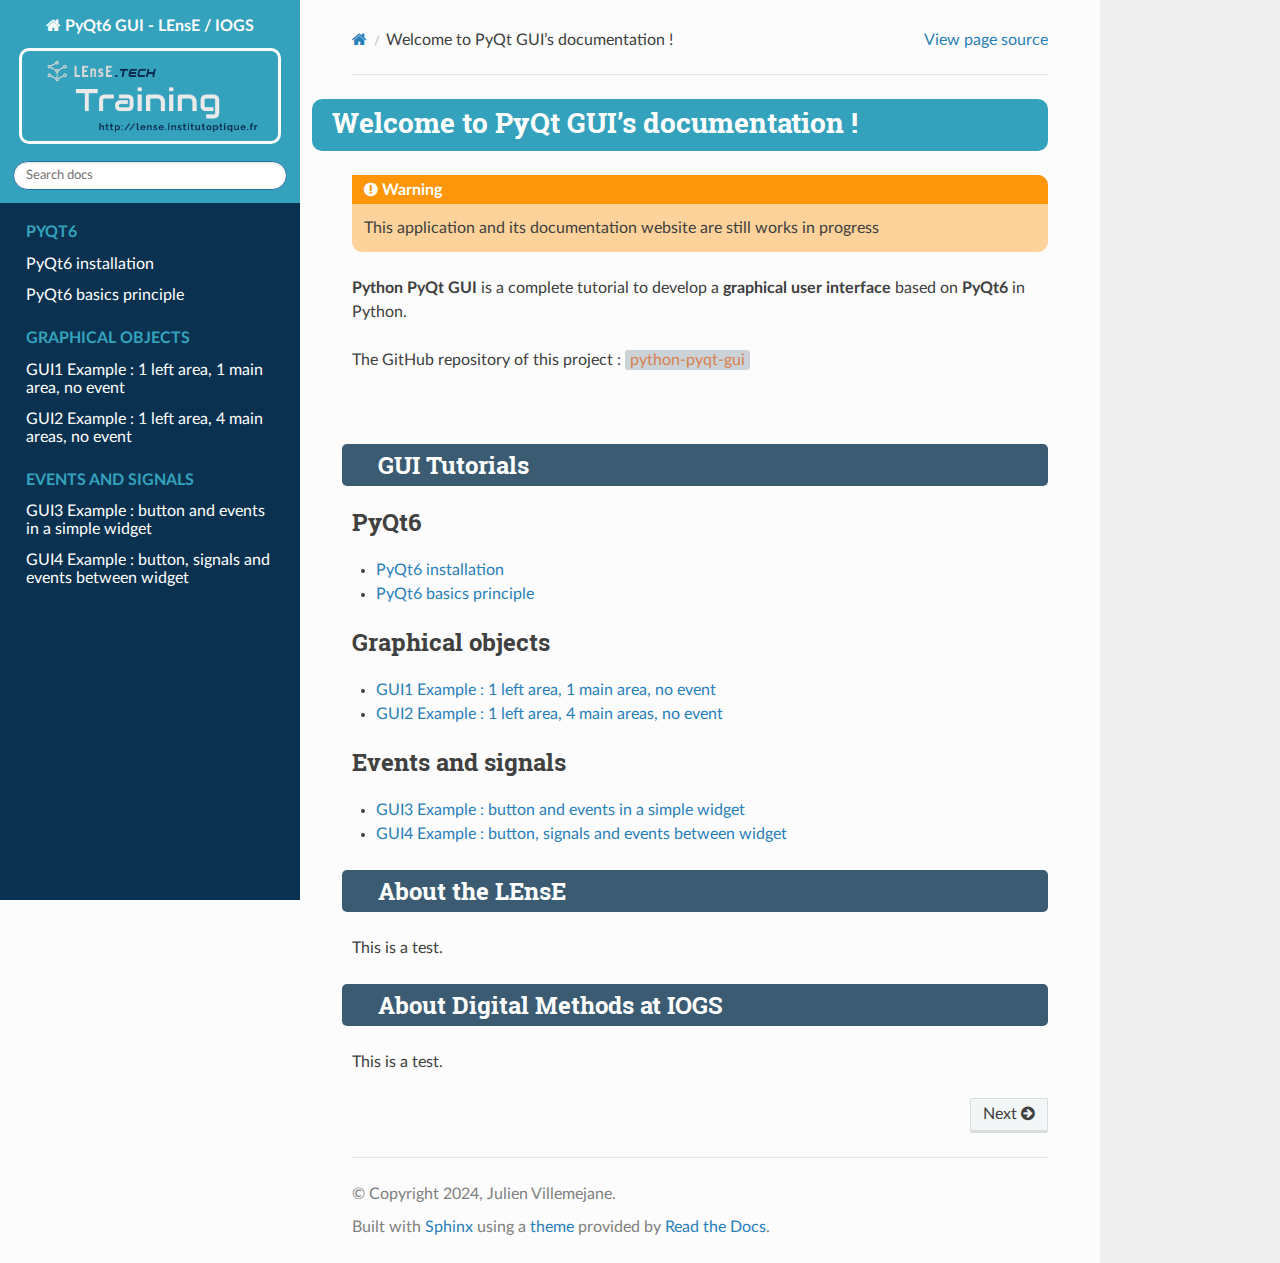
<file: index.html>
<!DOCTYPE html>
<html class="writer-html5" lang="en" data-content_root="./">
<head>
  <meta charset="utf-8" /><meta name="viewport" content="width=device-width, initial-scale=1" />

  <meta name="viewport" content="width=device-width, initial-scale=1.0" />
  <title>Welcome to PyQt GUI’s documentation ! &mdash; PyQt6 GUI - LEnsE / IOGS 0.1 documentation</title>
      <link rel="stylesheet" type="text/css" href="_static/pygments.css?v=80d5e7a1" />
      <link rel="stylesheet" type="text/css" href="_static/css/theme.css?v=e59714d7" />
      <link rel="stylesheet" type="text/css" href="_static/css/lense-training.css?v=6d89b175" />
      <link rel="stylesheet" type="text/css" href="_static/css/links.css?v=7a4609b2" />
      <link rel="stylesheet" type="text/css" href="https://iogs-lense.github.io/lense.tech/assets/css/fontawesome/css/all.css" />

  
      <script src="_static/jquery.js?v=5d32c60e"></script>
      <script src="_static/_sphinx_javascript_frameworks_compat.js?v=2cd50e6c"></script>
      <script src="_static/documentation_options.js?v=2709fde1"></script>
      <script src="_static/doctools.js?v=9bcbadda"></script>
      <script src="_static/sphinx_highlight.js?v=dc90522c"></script>
    <script src="_static/js/theme.js"></script>
    <link rel="index" title="Index" href="genindex.html" />
    <link rel="search" title="Search" href="search.html" />
    <link rel="next" title="PyQt6 Installation" href="contents/pyqt6.html" /> 
</head>

<body class="wy-body-for-nav"> 
  <div class="wy-grid-for-nav">
    <nav data-toggle="wy-nav-shift" class="wy-nav-side">
      <div class="wy-side-scroll">
        <div class="wy-side-nav-search" >

          
          
          <a href="#" class="icon icon-home">
            PyQt6 GUI - LEnsE / IOGS
              <img src="_static/logo-training_git.png" class="logo" alt="Logo"/>
          </a>
<div role="search">
  <form id="rtd-search-form" class="wy-form" action="search.html" method="get">
    <input type="text" name="q" placeholder="Search docs" aria-label="Search docs" />
    <input type="hidden" name="check_keywords" value="yes" />
    <input type="hidden" name="area" value="default" />
  </form>
</div>
        </div><div class="wy-menu wy-menu-vertical" data-spy="affix" role="navigation" aria-label="Navigation menu">
              <p class="caption" role="heading"><span class="caption-text">PyQt6</span></p>
<ul>
<li class="toctree-l1"><a class="reference internal" href="contents/pyqt6.html">     PyQt6 installation</a></li>
<li class="toctree-l1"><a class="reference internal" href="contents/pyqt6_basics.html">     PyQt6 basics principle</a></li>
</ul>
<p class="caption" role="heading"><span class="caption-text">Graphical objects</span></p>
<ul>
<li class="toctree-l1"><a class="reference internal" href="contents/gui1.html">     GUI1 Example : 1 left area, 1 main area, no event</a></li>
<li class="toctree-l1"><a class="reference internal" href="contents/gui2.html">     GUI2 Example : 1 left area, 4 main areas, no event</a></li>
</ul>
<p class="caption" role="heading"><span class="caption-text">Events and signals</span></p>
<ul>
<li class="toctree-l1"><a class="reference internal" href="contents/gui3.html">     GUI3 Example : button and events in a simple widget</a></li>
<li class="toctree-l1"><a class="reference internal" href="contents/gui4.html">     GUI4 Example : button, signals and events between widget</a></li>
</ul>

        </div>
      </div>
    </nav>

    <section data-toggle="wy-nav-shift" class="wy-nav-content-wrap"><nav class="wy-nav-top" aria-label="Mobile navigation menu" >
          <i data-toggle="wy-nav-top" class="fa fa-bars"></i>
          <a href="#">PyQt6 GUI - LEnsE / IOGS</a>
      </nav>

      <div class="wy-nav-content">
        <div class="rst-content">
          <div role="navigation" aria-label="Page navigation">
  <ul class="wy-breadcrumbs">
      <li><a href="#" class="icon icon-home" aria-label="Home"></a></li>
      <li class="breadcrumb-item active">Welcome to PyQt GUI’s documentation !</li>
      <li class="wy-breadcrumbs-aside">
            <a href="_sources/index.rst.txt" rel="nofollow"> View page source</a>
      </li>
  </ul>
  <hr/>
</div>
          <div role="main" class="document" itemscope="itemscope" itemtype="http://schema.org/Article">
           <div itemprop="articleBody">
             
  <section id="welcome-to-pyqt-gui-s-documentation">
<h1>Welcome to PyQt GUI’s documentation !<a class="headerlink" href="#welcome-to-pyqt-gui-s-documentation" title="Link to this heading"></a></h1>
<div class="admonition warning">
<p class="admonition-title">Warning</p>
<p>This application and its documentation website are still works in progress</p>
</div>
<p><strong>Python PyQt GUI</strong> is a complete tutorial to develop a <strong>graphical user interface</strong> based on <strong>PyQt6</strong> in Python.</p>
<p>The GitHub repository of this project : <a class="reference external" href="https://github.com/IOGS-LEnsE-training/python-pyqt-gui">python-pyqt-gui</a></p>
<div class="line-block">
<div class="line"><br /></div>
</div>
<section id="gui-tutorials">
<h2>GUI Tutorials<a class="headerlink" href="#gui-tutorials" title="Link to this heading"></a></h2>
<div class="toctree-wrapper compound">
<p class="caption" role="heading"><span class="caption-text">PyQt6</span></p>
<ul>
<li class="toctree-l1"><a class="reference internal" href="contents/pyqt6.html">     PyQt6 installation</a></li>
<li class="toctree-l1"><a class="reference internal" href="contents/pyqt6_basics.html">     PyQt6 basics principle</a></li>
</ul>
</div>
<div class="toctree-wrapper compound">
<p class="caption" role="heading"><span class="caption-text">Graphical objects</span></p>
<ul>
<li class="toctree-l1"><a class="reference internal" href="contents/gui1.html">     GUI1 Example : 1 left area, 1 main area, no event</a></li>
<li class="toctree-l1"><a class="reference internal" href="contents/gui2.html">     GUI2 Example : 1 left area, 4 main areas, no event</a></li>
</ul>
</div>
<div class="toctree-wrapper compound">
<p class="caption" role="heading"><span class="caption-text">Events and signals</span></p>
<ul>
<li class="toctree-l1"><a class="reference internal" href="contents/gui3.html">     GUI3 Example : button and events in a simple widget</a></li>
<li class="toctree-l1"><a class="reference internal" href="contents/gui4.html">     GUI4 Example : button, signals and events between widget</a></li>
</ul>
</div>
<div class="toctree-wrapper compound">
</div>
</section>
<section id="about-the-lense">
<h2>About the LEnsE<a class="headerlink" href="#about-the-lense" title="Link to this heading"></a></h2>
<p>This is a test.</p>
</section>
<section id="about-digital-methods-at-iogs">
<h2>About Digital Methods at IOGS<a class="headerlink" href="#about-digital-methods-at-iogs" title="Link to this heading"></a></h2>
<p>This is a test.</p>
</section>
</section>


           </div>
          </div>
          <footer><div class="rst-footer-buttons" role="navigation" aria-label="Footer">
        <a href="contents/pyqt6.html" class="btn btn-neutral float-right" title="PyQt6 Installation" accesskey="n" rel="next">Next <span class="fa fa-arrow-circle-right" aria-hidden="true"></span></a>
    </div>

  <hr/>

  <div role="contentinfo">
    <p>&#169; Copyright 2024, Julien Villemejane.</p>
  </div>

  Built with <a href="https://www.sphinx-doc.org/">Sphinx</a> using a
    <a href="https://github.com/readthedocs/sphinx_rtd_theme">theme</a>
    provided by <a href="https://readthedocs.org">Read the Docs</a>.
   

</footer>
        </div>
      </div>
    </section>
  </div>
  <script>
      jQuery(function () {
          SphinxRtdTheme.Navigation.enable(true);
      });
  </script> 

</body>
</html>
</file>
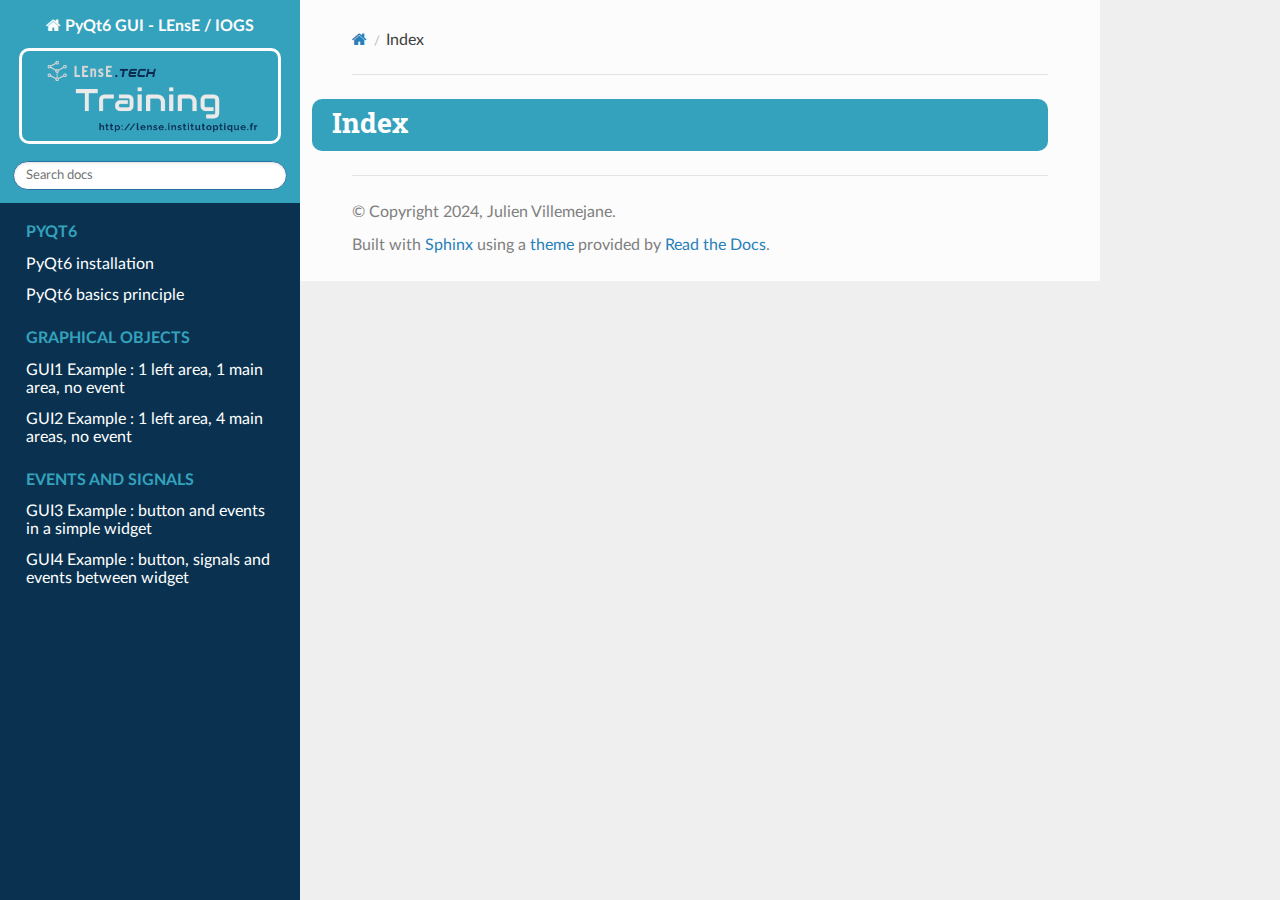
<file: genindex.html>
<!DOCTYPE html>
<html class="writer-html5" lang="en" data-content_root="./">
<head>
  <meta charset="utf-8" />
  <meta name="viewport" content="width=device-width, initial-scale=1.0" />
  <title>Index &mdash; PyQt6 GUI - LEnsE / IOGS 0.1 documentation</title>
      <link rel="stylesheet" type="text/css" href="_static/pygments.css?v=80d5e7a1" />
      <link rel="stylesheet" type="text/css" href="_static/css/theme.css?v=e59714d7" />
      <link rel="stylesheet" type="text/css" href="_static/css/lense-training.css?v=6d89b175" />
      <link rel="stylesheet" type="text/css" href="_static/css/links.css?v=7a4609b2" />
      <link rel="stylesheet" type="text/css" href="https://iogs-lense.github.io/lense.tech/assets/css/fontawesome/css/all.css" />

  
      <script src="_static/jquery.js?v=5d32c60e"></script>
      <script src="_static/_sphinx_javascript_frameworks_compat.js?v=2cd50e6c"></script>
      <script src="_static/documentation_options.js?v=2709fde1"></script>
      <script src="_static/doctools.js?v=9bcbadda"></script>
      <script src="_static/sphinx_highlight.js?v=dc90522c"></script>
    <script src="_static/js/theme.js"></script>
    <link rel="index" title="Index" href="#" />
    <link rel="search" title="Search" href="search.html" /> 
</head>

<body class="wy-body-for-nav"> 
  <div class="wy-grid-for-nav">
    <nav data-toggle="wy-nav-shift" class="wy-nav-side">
      <div class="wy-side-scroll">
        <div class="wy-side-nav-search" >

          
          
          <a href="index.html" class="icon icon-home">
            PyQt6 GUI - LEnsE / IOGS
              <img src="_static/logo-training_git.png" class="logo" alt="Logo"/>
          </a>
<div role="search">
  <form id="rtd-search-form" class="wy-form" action="search.html" method="get">
    <input type="text" name="q" placeholder="Search docs" aria-label="Search docs" />
    <input type="hidden" name="check_keywords" value="yes" />
    <input type="hidden" name="area" value="default" />
  </form>
</div>
        </div><div class="wy-menu wy-menu-vertical" data-spy="affix" role="navigation" aria-label="Navigation menu">
              <p class="caption" role="heading"><span class="caption-text">PyQt6</span></p>
<ul>
<li class="toctree-l1"><a class="reference internal" href="contents/pyqt6.html">     PyQt6 installation</a></li>
<li class="toctree-l1"><a class="reference internal" href="contents/pyqt6_basics.html">     PyQt6 basics principle</a></li>
</ul>
<p class="caption" role="heading"><span class="caption-text">Graphical objects</span></p>
<ul>
<li class="toctree-l1"><a class="reference internal" href="contents/gui1.html">     GUI1 Example : 1 left area, 1 main area, no event</a></li>
<li class="toctree-l1"><a class="reference internal" href="contents/gui2.html">     GUI2 Example : 1 left area, 4 main areas, no event</a></li>
</ul>
<p class="caption" role="heading"><span class="caption-text">Events and signals</span></p>
<ul>
<li class="toctree-l1"><a class="reference internal" href="contents/gui3.html">     GUI3 Example : button and events in a simple widget</a></li>
<li class="toctree-l1"><a class="reference internal" href="contents/gui4.html">     GUI4 Example : button, signals and events between widget</a></li>
</ul>

        </div>
      </div>
    </nav>

    <section data-toggle="wy-nav-shift" class="wy-nav-content-wrap"><nav class="wy-nav-top" aria-label="Mobile navigation menu" >
          <i data-toggle="wy-nav-top" class="fa fa-bars"></i>
          <a href="index.html">PyQt6 GUI - LEnsE / IOGS</a>
      </nav>

      <div class="wy-nav-content">
        <div class="rst-content">
          <div role="navigation" aria-label="Page navigation">
  <ul class="wy-breadcrumbs">
      <li><a href="index.html" class="icon icon-home" aria-label="Home"></a></li>
      <li class="breadcrumb-item active">Index</li>
      <li class="wy-breadcrumbs-aside">
      </li>
  </ul>
  <hr/>
</div>
          <div role="main" class="document" itemscope="itemscope" itemtype="http://schema.org/Article">
           <div itemprop="articleBody">
             

<h1 id="index">Index</h1>

<div class="genindex-jumpbox">
 
</div>


           </div>
          </div>
          <footer>

  <hr/>

  <div role="contentinfo">
    <p>&#169; Copyright 2024, Julien Villemejane.</p>
  </div>

  Built with <a href="https://www.sphinx-doc.org/">Sphinx</a> using a
    <a href="https://github.com/readthedocs/sphinx_rtd_theme">theme</a>
    provided by <a href="https://readthedocs.org">Read the Docs</a>.
   

</footer>
        </div>
      </div>
    </section>
  </div>
  <script>
      jQuery(function () {
          SphinxRtdTheme.Navigation.enable(true);
      });
  </script> 

</body>
</html>
</file>
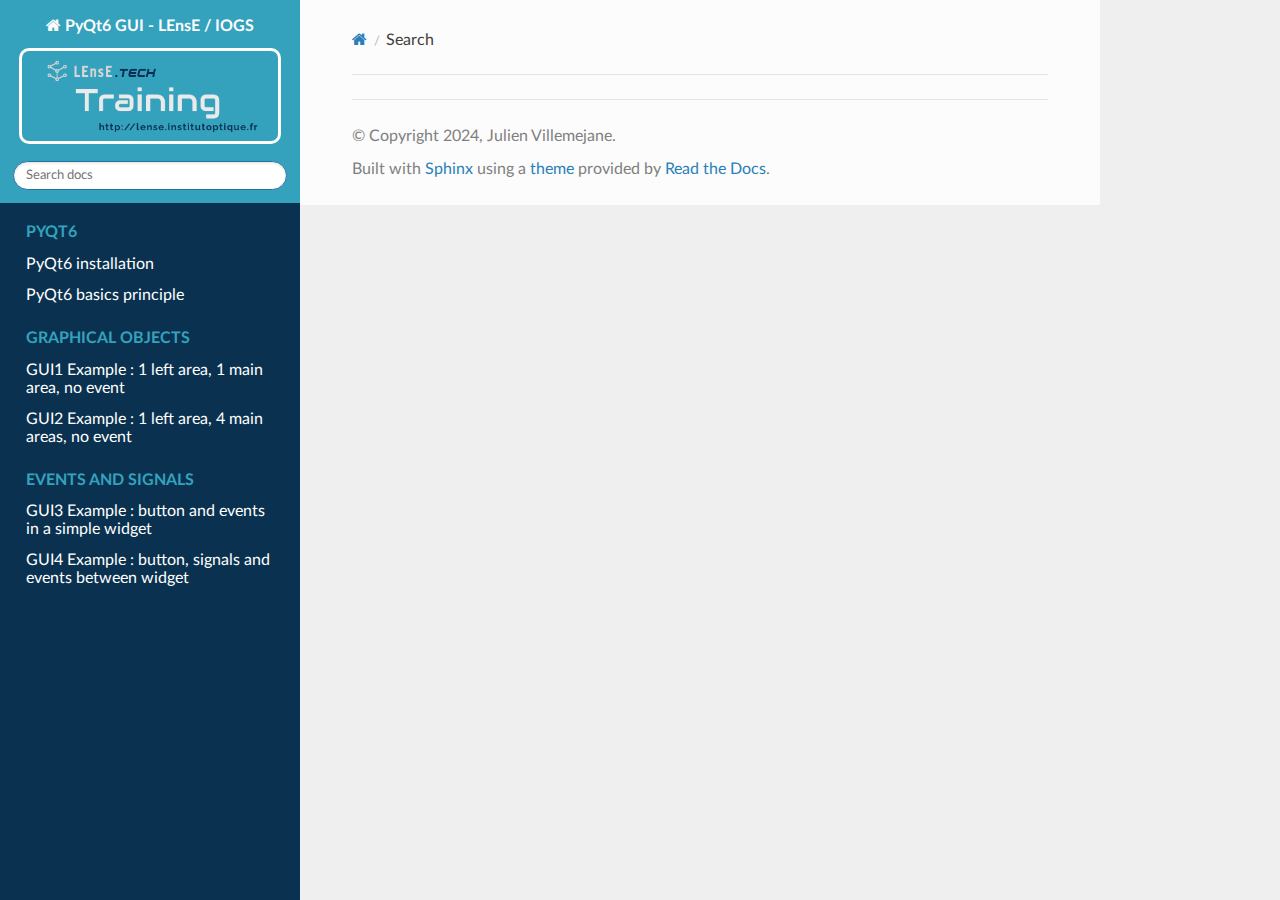
<file: search.html>
<!DOCTYPE html>
<html class="writer-html5" lang="en" data-content_root="./">
<head>
  <meta charset="utf-8" />
  <meta name="viewport" content="width=device-width, initial-scale=1.0" />
  <title>Search &mdash; PyQt6 GUI - LEnsE / IOGS 0.1 documentation</title>
      <link rel="stylesheet" type="text/css" href="_static/pygments.css?v=80d5e7a1" />
      <link rel="stylesheet" type="text/css" href="_static/css/theme.css?v=e59714d7" />
      <link rel="stylesheet" type="text/css" href="_static/css/lense-training.css?v=6d89b175" />
      <link rel="stylesheet" type="text/css" href="_static/css/links.css?v=7a4609b2" />
      <link rel="stylesheet" type="text/css" href="https://iogs-lense.github.io/lense.tech/assets/css/fontawesome/css/all.css" />

  
    
      <script src="_static/jquery.js?v=5d32c60e"></script>
      <script src="_static/_sphinx_javascript_frameworks_compat.js?v=2cd50e6c"></script>
      <script src="_static/documentation_options.js?v=2709fde1"></script>
      <script src="_static/doctools.js?v=9bcbadda"></script>
      <script src="_static/sphinx_highlight.js?v=dc90522c"></script>
    <script src="_static/js/theme.js"></script>
    <script src="_static/searchtools.js"></script>
    <script src="_static/language_data.js"></script>
    <link rel="index" title="Index" href="genindex.html" />
    <link rel="search" title="Search" href="#" /> 
</head>

<body class="wy-body-for-nav"> 
  <div class="wy-grid-for-nav">
    <nav data-toggle="wy-nav-shift" class="wy-nav-side">
      <div class="wy-side-scroll">
        <div class="wy-side-nav-search" >

          
          
          <a href="index.html" class="icon icon-home">
            PyQt6 GUI - LEnsE / IOGS
              <img src="_static/logo-training_git.png" class="logo" alt="Logo"/>
          </a>
<div role="search">
  <form id="rtd-search-form" class="wy-form" action="#" method="get">
    <input type="text" name="q" placeholder="Search docs" aria-label="Search docs" />
    <input type="hidden" name="check_keywords" value="yes" />
    <input type="hidden" name="area" value="default" />
  </form>
</div>
        </div><div class="wy-menu wy-menu-vertical" data-spy="affix" role="navigation" aria-label="Navigation menu">
              <p class="caption" role="heading"><span class="caption-text">PyQt6</span></p>
<ul>
<li class="toctree-l1"><a class="reference internal" href="contents/pyqt6.html">     PyQt6 installation</a></li>
<li class="toctree-l1"><a class="reference internal" href="contents/pyqt6_basics.html">     PyQt6 basics principle</a></li>
</ul>
<p class="caption" role="heading"><span class="caption-text">Graphical objects</span></p>
<ul>
<li class="toctree-l1"><a class="reference internal" href="contents/gui1.html">     GUI1 Example : 1 left area, 1 main area, no event</a></li>
<li class="toctree-l1"><a class="reference internal" href="contents/gui2.html">     GUI2 Example : 1 left area, 4 main areas, no event</a></li>
</ul>
<p class="caption" role="heading"><span class="caption-text">Events and signals</span></p>
<ul>
<li class="toctree-l1"><a class="reference internal" href="contents/gui3.html">     GUI3 Example : button and events in a simple widget</a></li>
<li class="toctree-l1"><a class="reference internal" href="contents/gui4.html">     GUI4 Example : button, signals and events between widget</a></li>
</ul>

        </div>
      </div>
    </nav>

    <section data-toggle="wy-nav-shift" class="wy-nav-content-wrap"><nav class="wy-nav-top" aria-label="Mobile navigation menu" >
          <i data-toggle="wy-nav-top" class="fa fa-bars"></i>
          <a href="index.html">PyQt6 GUI - LEnsE / IOGS</a>
      </nav>

      <div class="wy-nav-content">
        <div class="rst-content">
          <div role="navigation" aria-label="Page navigation">
  <ul class="wy-breadcrumbs">
      <li><a href="index.html" class="icon icon-home" aria-label="Home"></a></li>
      <li class="breadcrumb-item active">Search</li>
      <li class="wy-breadcrumbs-aside">
      </li>
  </ul>
  <hr/>
</div>
          <div role="main" class="document" itemscope="itemscope" itemtype="http://schema.org/Article">
           <div itemprop="articleBody">
             
  <noscript>
  <div id="fallback" class="admonition warning">
    <p class="last">
      Please activate JavaScript to enable the search functionality.
    </p>
  </div>
  </noscript>

  
  <div id="search-results">
  
  </div>

           </div>
          </div>
          <footer>

  <hr/>

  <div role="contentinfo">
    <p>&#169; Copyright 2024, Julien Villemejane.</p>
  </div>

  Built with <a href="https://www.sphinx-doc.org/">Sphinx</a> using a
    <a href="https://github.com/readthedocs/sphinx_rtd_theme">theme</a>
    provided by <a href="https://readthedocs.org">Read the Docs</a>.
   

</footer>
        </div>
      </div>
    </section>
  </div>
  <script>
      jQuery(function () {
          SphinxRtdTheme.Navigation.enable(true);
      });
  </script>
  <script>
    jQuery(function() { Search.loadIndex("searchindex.js"); });
  </script>
  
  <script id="searchindexloader"></script>
   


</body>
</html>
</file>
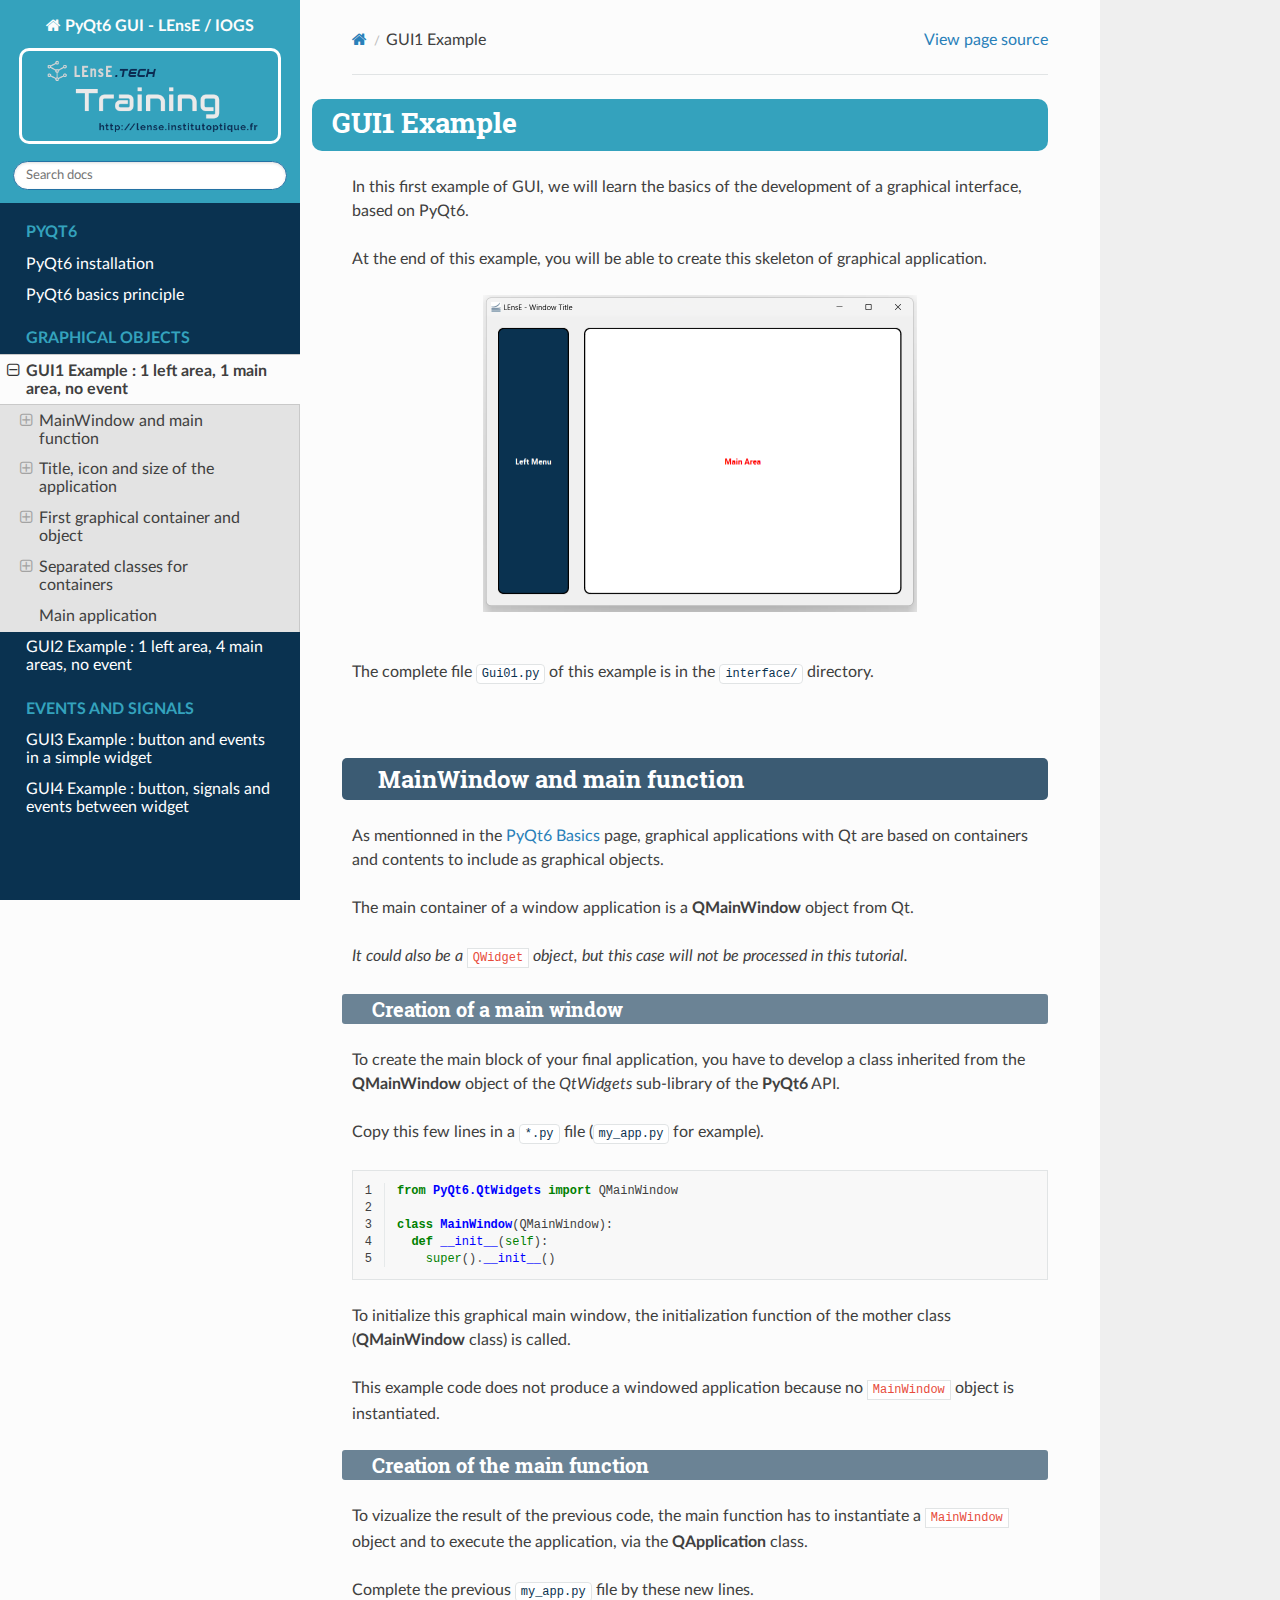
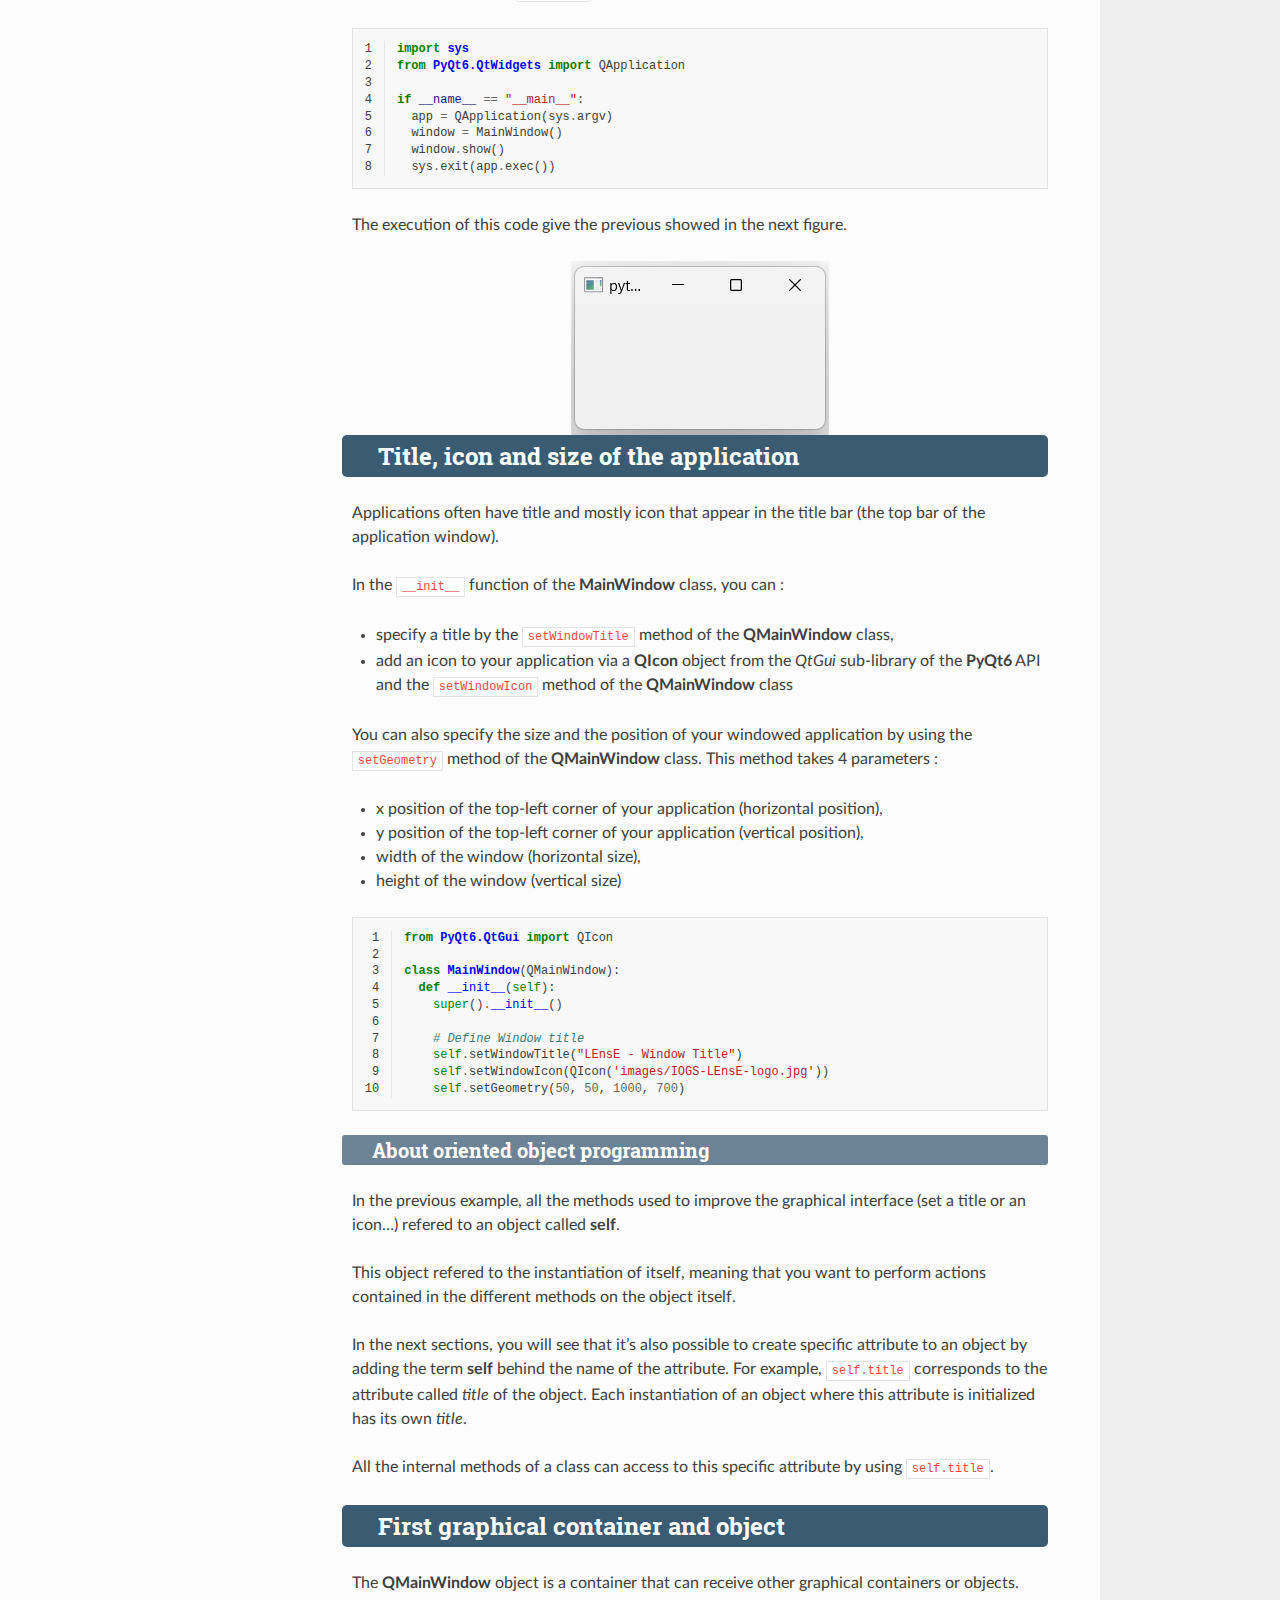
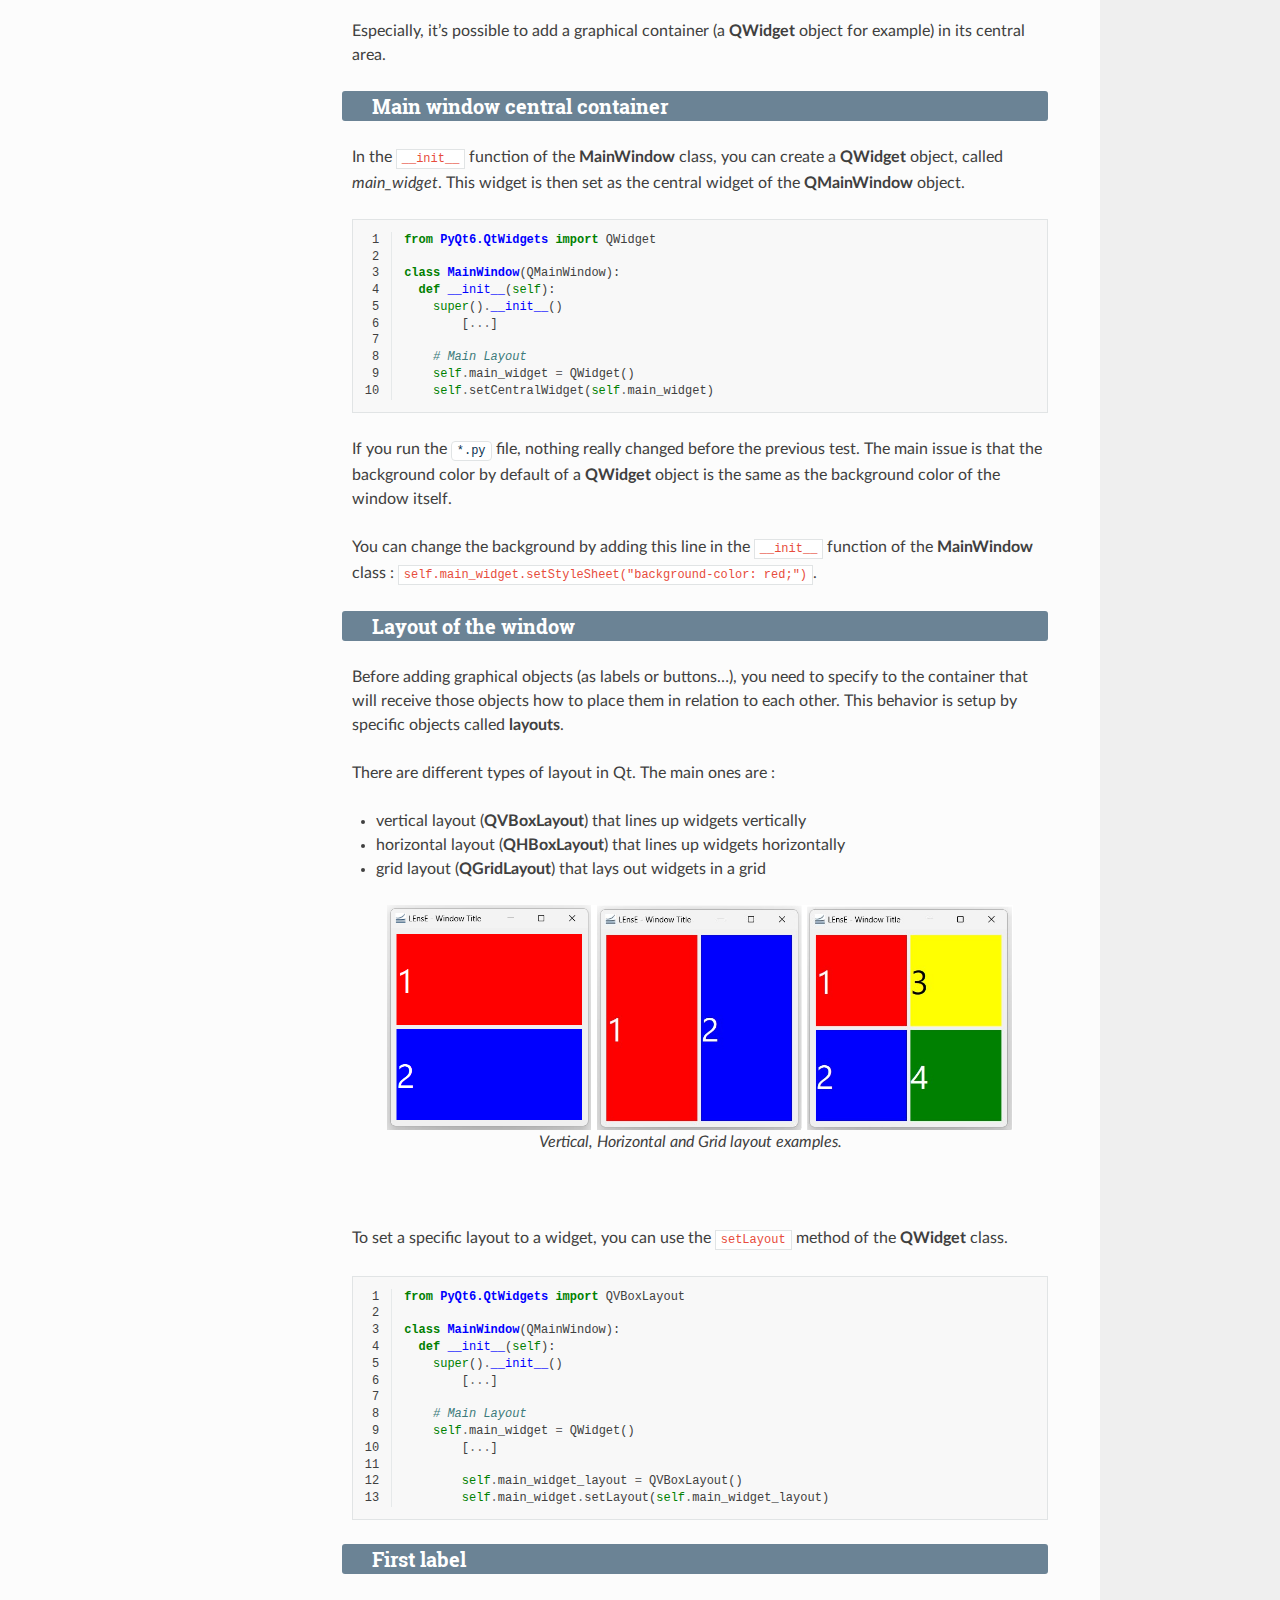
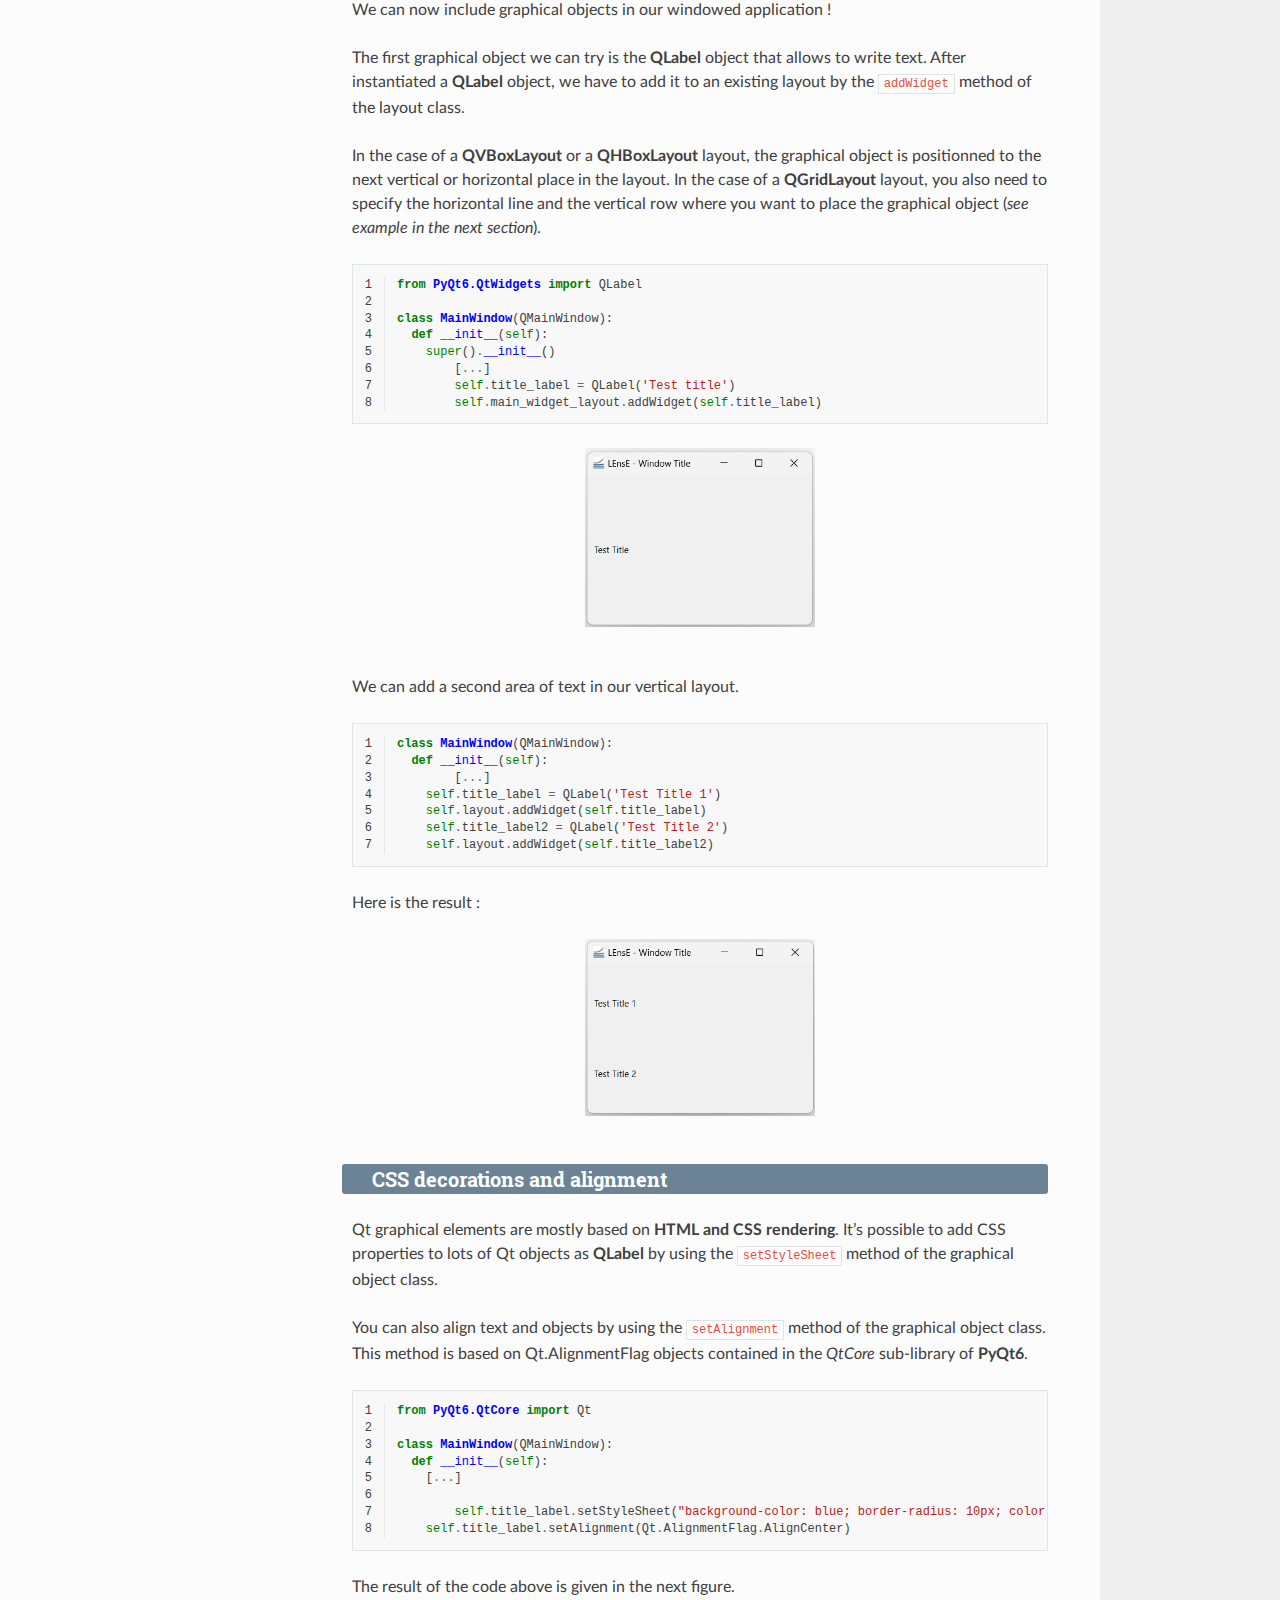
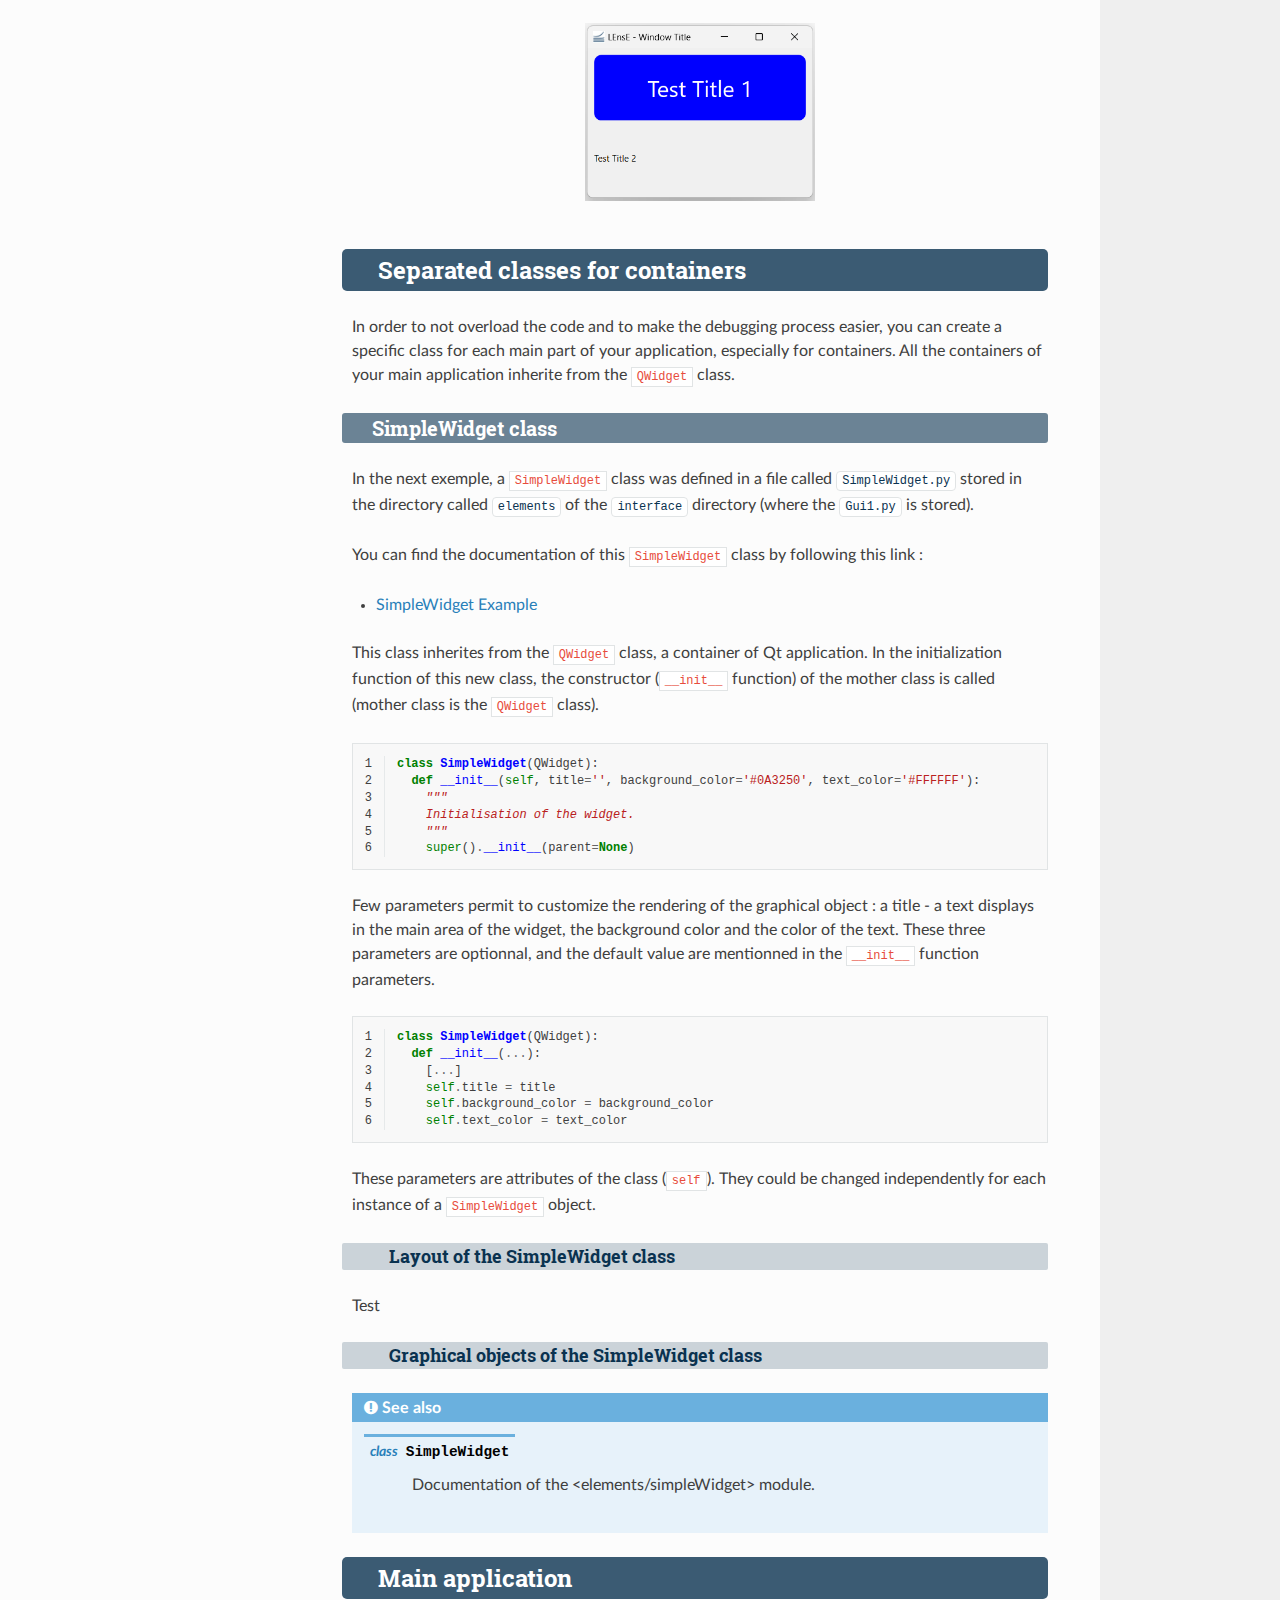
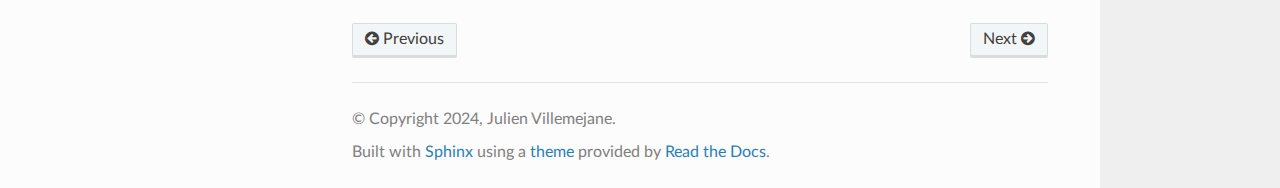
<file: contents/gui1.html>
<!DOCTYPE html>
<html class="writer-html5" lang="en" data-content_root="../">
<head>
  <meta charset="utf-8" /><meta name="viewport" content="width=device-width, initial-scale=1" />

  <meta name="viewport" content="width=device-width, initial-scale=1.0" />
  <title>GUI1 Example &mdash; PyQt6 GUI - LEnsE / IOGS 0.1 documentation</title>
      <link rel="stylesheet" type="text/css" href="../_static/pygments.css?v=80d5e7a1" />
      <link rel="stylesheet" type="text/css" href="../_static/css/theme.css?v=e59714d7" />
      <link rel="stylesheet" type="text/css" href="../_static/css/lense-training.css?v=6d89b175" />
      <link rel="stylesheet" type="text/css" href="../_static/css/links.css?v=7a4609b2" />
      <link rel="stylesheet" type="text/css" href="https://iogs-lense.github.io/lense.tech/assets/css/fontawesome/css/all.css" />

  
      <script src="../_static/jquery.js?v=5d32c60e"></script>
      <script src="../_static/_sphinx_javascript_frameworks_compat.js?v=2cd50e6c"></script>
      <script src="../_static/documentation_options.js?v=2709fde1"></script>
      <script src="../_static/doctools.js?v=9bcbadda"></script>
      <script src="../_static/sphinx_highlight.js?v=dc90522c"></script>
    <script src="../_static/js/theme.js"></script>
    <link rel="index" title="Index" href="../genindex.html" />
    <link rel="search" title="Search" href="../search.html" />
    <link rel="next" title="SimpleWidget Example" href="elements/simpleWidget.html" />
    <link rel="prev" title="PyQt6 Basics" href="pyqt6_basics.html" /> 
</head>

<body class="wy-body-for-nav"> 
  <div class="wy-grid-for-nav">
    <nav data-toggle="wy-nav-shift" class="wy-nav-side">
      <div class="wy-side-scroll">
        <div class="wy-side-nav-search" >

          
          
          <a href="../index.html" class="icon icon-home">
            PyQt6 GUI - LEnsE / IOGS
              <img src="../_static/logo-training_git.png" class="logo" alt="Logo"/>
          </a>
<div role="search">
  <form id="rtd-search-form" class="wy-form" action="../search.html" method="get">
    <input type="text" name="q" placeholder="Search docs" aria-label="Search docs" />
    <input type="hidden" name="check_keywords" value="yes" />
    <input type="hidden" name="area" value="default" />
  </form>
</div>
        </div><div class="wy-menu wy-menu-vertical" data-spy="affix" role="navigation" aria-label="Navigation menu">
              <p class="caption" role="heading"><span class="caption-text">PyQt6</span></p>
<ul>
<li class="toctree-l1"><a class="reference internal" href="pyqt6.html">     PyQt6 installation</a></li>
<li class="toctree-l1"><a class="reference internal" href="pyqt6_basics.html">     PyQt6 basics principle</a></li>
</ul>
<p class="caption" role="heading"><span class="caption-text">Graphical objects</span></p>
<ul class="current">
<li class="toctree-l1 current"><a class="current reference internal" href="#">     GUI1 Example : 1 left area, 1 main area, no event</a><ul>
<li class="toctree-l2"><a class="reference internal" href="#mainwindow-and-main-function">MainWindow and main function</a><ul>
<li class="toctree-l3"><a class="reference internal" href="#creation-of-a-main-window">Creation of a main window</a></li>
<li class="toctree-l3"><a class="reference internal" href="#creation-of-the-main-function">Creation of the main function</a></li>
</ul>
</li>
<li class="toctree-l2"><a class="reference internal" href="#title-icon-and-size-of-the-application">Title, icon and size of the application</a><ul>
<li class="toctree-l3"><a class="reference internal" href="#about-oriented-object-programming">About oriented object programming</a></li>
</ul>
</li>
<li class="toctree-l2"><a class="reference internal" href="#first-graphical-container-and-object">First graphical container and object</a><ul>
<li class="toctree-l3"><a class="reference internal" href="#main-window-central-container">Main window central container</a></li>
<li class="toctree-l3"><a class="reference internal" href="#layout-of-the-window">Layout of the window</a></li>
<li class="toctree-l3"><a class="reference internal" href="#first-label">First label</a></li>
<li class="toctree-l3"><a class="reference internal" href="#css-decorations-and-alignment">CSS decorations and alignment</a></li>
</ul>
</li>
<li class="toctree-l2"><a class="reference internal" href="#separated-classes-for-containers">Separated classes for containers</a><ul>
<li class="toctree-l3"><a class="reference internal" href="#simplewidget-class">SimpleWidget class</a><ul>
<li class="toctree-l4"><a class="reference internal" href="elements/simpleWidget.html">SimpleWidget Example</a></li>
<li class="toctree-l4"><a class="reference internal" href="#layout-of-the-simplewidget-class">Layout of the SimpleWidget class</a></li>
<li class="toctree-l4"><a class="reference internal" href="#graphical-objects-of-the-simplewidget-class">Graphical objects of the SimpleWidget class</a></li>
</ul>
</li>
</ul>
</li>
<li class="toctree-l2"><a class="reference internal" href="#main-application">Main application</a></li>
</ul>
</li>
<li class="toctree-l1"><a class="reference internal" href="gui2.html">     GUI2 Example : 1 left area, 4 main areas, no event</a></li>
</ul>
<p class="caption" role="heading"><span class="caption-text">Events and signals</span></p>
<ul>
<li class="toctree-l1"><a class="reference internal" href="gui3.html">     GUI3 Example : button and events in a simple widget</a></li>
<li class="toctree-l1"><a class="reference internal" href="gui4.html">     GUI4 Example : button, signals and events between widget</a></li>
</ul>

        </div>
      </div>
    </nav>

    <section data-toggle="wy-nav-shift" class="wy-nav-content-wrap"><nav class="wy-nav-top" aria-label="Mobile navigation menu" >
          <i data-toggle="wy-nav-top" class="fa fa-bars"></i>
          <a href="../index.html">PyQt6 GUI - LEnsE / IOGS</a>
      </nav>

      <div class="wy-nav-content">
        <div class="rst-content">
          <div role="navigation" aria-label="Page navigation">
  <ul class="wy-breadcrumbs">
      <li><a href="../index.html" class="icon icon-home" aria-label="Home"></a></li>
      <li class="breadcrumb-item active">GUI1 Example</li>
      <li class="wy-breadcrumbs-aside">
            <a href="../_sources/contents/gui1.rst.txt" rel="nofollow"> View page source</a>
      </li>
  </ul>
  <hr/>
</div>
          <div role="main" class="document" itemscope="itemscope" itemtype="http://schema.org/Article">
           <div itemprop="articleBody">
             
  <section id="gui1-example">
<h1>GUI1 Example<a class="headerlink" href="#gui1-example" title="Link to this heading"></a></h1>
<p>In this first example of GUI, we will learn the basics of the development of a graphical interface, based on PyQt6.</p>
<p>At the end of this example, you will be able to create this skeleton of graphical application.</p>
<a class="reference internal image-reference" href="../_images/gui1_view.png"><img alt="Gui1 Example View" class="align-center" src="../_images/gui1_view.png" style="width: 434.0px; height: 317.5px;" />
</a>
<div class="line-block">
<div class="line"><br /></div>
</div>
<p>The complete file <code class="file docutils literal notranslate"><span class="pre">Gui01.py</span></code> of this example is in the <code class="file docutils literal notranslate"><span class="pre">interface/</span></code> directory.</p>
<div class="line-block">
<div class="line"><br /></div>
</div>
<section id="mainwindow-and-main-function">
<h2>MainWindow and main function<a class="headerlink" href="#mainwindow-and-main-function" title="Link to this heading"></a></h2>
<p>As mentionned in the <a class="reference internal" href="pyqt6_basics.html#pyqt6-basics-page"><span class="std std-ref">PyQt6 Basics</span></a> page, graphical applications with Qt are based on containers and contents to include as graphical objects.</p>
<p>The main container of a window application is a <strong>QMainWindow</strong> object from Qt.</p>
<p><em>It could also be a</em> <code class="code docutils literal notranslate"><span class="pre">QWidget</span></code> <em>object, but this case will not be processed in this tutorial.</em></p>
<section id="creation-of-a-main-window">
<h3>Creation of a main window<a class="headerlink" href="#creation-of-a-main-window" title="Link to this heading"></a></h3>
<p>To create the main block of your final application, you have to develop a class inherited from the <strong>QMainWindow</strong> object of the <em>QtWidgets</em> sub-library of the <strong>PyQt6</strong> API.</p>
<p>Copy this few lines in a <code class="file docutils literal notranslate"><span class="pre">*.py</span></code> file (<code class="file docutils literal notranslate"><span class="pre">my_app.py</span></code> for example).</p>
<div class="highlight-python notranslate"><div class="highlight"><pre><span></span><span class="linenos">1</span><span class="kn">from</span> <span class="nn">PyQt6.QtWidgets</span> <span class="kn">import</span> <span class="n">QMainWindow</span>
<span class="linenos">2</span>
<span class="linenos">3</span><span class="k">class</span> <span class="nc">MainWindow</span><span class="p">(</span><span class="n">QMainWindow</span><span class="p">):</span>
<span class="linenos">4</span>  <span class="k">def</span> <span class="fm">__init__</span><span class="p">(</span><span class="bp">self</span><span class="p">):</span>
<span class="linenos">5</span>    <span class="nb">super</span><span class="p">()</span><span class="o">.</span><span class="fm">__init__</span><span class="p">()</span>
</pre></div>
</div>
<p>To initialize this graphical main window, the initialization function of the mother class (<strong>QMainWindow</strong> class) is called.</p>
<p>This example code does not produce a windowed application because no <code class="code docutils literal notranslate"><span class="pre">MainWindow</span></code> object is instantiated.</p>
</section>
<section id="creation-of-the-main-function">
<h3>Creation of the main function<a class="headerlink" href="#creation-of-the-main-function" title="Link to this heading"></a></h3>
<p>To vizualize the result of the previous code, the main function has to instantiate a <code class="code docutils literal notranslate"><span class="pre">MainWindow</span></code> object and to execute the application, via the <strong>QApplication</strong> class.</p>
<p>Complete the previous <code class="file docutils literal notranslate"><span class="pre">my_app.py</span></code> file by these new lines.</p>
<div class="highlight-python notranslate"><div class="highlight"><pre><span></span><span class="linenos">1</span><span class="kn">import</span> <span class="nn">sys</span>
<span class="linenos">2</span><span class="kn">from</span> <span class="nn">PyQt6.QtWidgets</span> <span class="kn">import</span> <span class="n">QApplication</span>
<span class="linenos">3</span>
<span class="linenos">4</span><span class="k">if</span> <span class="vm">__name__</span> <span class="o">==</span> <span class="s2">&quot;__main__&quot;</span><span class="p">:</span>
<span class="linenos">5</span>  <span class="n">app</span> <span class="o">=</span> <span class="n">QApplication</span><span class="p">(</span><span class="n">sys</span><span class="o">.</span><span class="n">argv</span><span class="p">)</span>
<span class="linenos">6</span>  <span class="n">window</span> <span class="o">=</span> <span class="n">MainWindow</span><span class="p">()</span>
<span class="linenos">7</span>  <span class="n">window</span><span class="o">.</span><span class="n">show</span><span class="p">()</span>
<span class="linenos">8</span>  <span class="n">sys</span><span class="o">.</span><span class="n">exit</span><span class="p">(</span><span class="n">app</span><span class="o">.</span><span class="n">exec</span><span class="p">())</span>
</pre></div>
</div>
<p>The execution of this code give the previous showed in the next figure.</p>
<img alt="Gui1 - Main Window Application" class="align-center" src="../_images/gui1_step_1.png" />
</section>
</section>
<section id="title-icon-and-size-of-the-application">
<h2>Title, icon and size of the application<a class="headerlink" href="#title-icon-and-size-of-the-application" title="Link to this heading"></a></h2>
<p>Applications often have title and mostly icon that appear in the title bar (the top bar of the application window).</p>
<p>In the <code class="code docutils literal notranslate"><span class="pre">__init__</span></code> function of the <strong>MainWindow</strong> class, you can :</p>
<ul class="simple">
<li><p>specify a title by the <code class="code docutils literal notranslate"><span class="pre">setWindowTitle</span></code> method of the <strong>QMainWindow</strong> class,</p></li>
<li><p>add an icon to your application via a <strong>QIcon</strong> object from the <em>QtGui</em> sub-library of the <strong>PyQt6</strong> API and the <code class="code docutils literal notranslate"><span class="pre">setWindowIcon</span></code> method of the <strong>QMainWindow</strong> class</p></li>
</ul>
<p>You can also specify the size and the position of your windowed application by using the <code class="code docutils literal notranslate"><span class="pre">setGeometry</span></code> method of the <strong>QMainWindow</strong> class. This method takes 4 parameters :</p>
<ul class="simple">
<li><p>x position of the top-left corner of your application (horizontal position),</p></li>
<li><p>y position of the top-left corner of your application (vertical position),</p></li>
<li><p>width of the window (horizontal size),</p></li>
<li><p>height of the window (vertical size)</p></li>
</ul>
<div class="highlight-python notranslate"><div class="highlight"><pre><span></span><span class="linenos"> 1</span><span class="kn">from</span> <span class="nn">PyQt6.QtGui</span> <span class="kn">import</span> <span class="n">QIcon</span>
<span class="linenos"> 2</span>
<span class="linenos"> 3</span><span class="k">class</span> <span class="nc">MainWindow</span><span class="p">(</span><span class="n">QMainWindow</span><span class="p">):</span>
<span class="linenos"> 4</span>  <span class="k">def</span> <span class="fm">__init__</span><span class="p">(</span><span class="bp">self</span><span class="p">):</span>
<span class="linenos"> 5</span>    <span class="nb">super</span><span class="p">()</span><span class="o">.</span><span class="fm">__init__</span><span class="p">()</span>
<span class="linenos"> 6</span>
<span class="linenos"> 7</span>    <span class="c1"># Define Window title</span>
<span class="linenos"> 8</span>    <span class="bp">self</span><span class="o">.</span><span class="n">setWindowTitle</span><span class="p">(</span><span class="s2">&quot;LEnsE - Window Title&quot;</span><span class="p">)</span>
<span class="linenos"> 9</span>    <span class="bp">self</span><span class="o">.</span><span class="n">setWindowIcon</span><span class="p">(</span><span class="n">QIcon</span><span class="p">(</span><span class="s1">&#39;images/IOGS-LEnsE-logo.jpg&#39;</span><span class="p">))</span>
<span class="linenos">10</span>    <span class="bp">self</span><span class="o">.</span><span class="n">setGeometry</span><span class="p">(</span><span class="mi">50</span><span class="p">,</span> <span class="mi">50</span><span class="p">,</span> <span class="mi">1000</span><span class="p">,</span> <span class="mi">700</span><span class="p">)</span>
</pre></div>
</div>
<section id="about-oriented-object-programming">
<h3>About oriented object programming<a class="headerlink" href="#about-oriented-object-programming" title="Link to this heading"></a></h3>
<p>In the previous example, all the methods used to improve the graphical interface (set a title or an icon…) refered to an object called <strong>self</strong>.</p>
<p>This object refered to the instantiation of itself, meaning that you want to perform actions contained in the different methods on the object itself.</p>
<p>In the next sections, you will see that it’s also possible to create specific attribute to an object by adding the term <strong>self</strong> behind the name of the attribute. For example, <code class="code docutils literal notranslate"><span class="pre">self.title</span></code> corresponds to the attribute called <em>title</em> of the object. Each instantiation of an object where this attribute is initialized has its own <em>title</em>.</p>
<p>All the internal methods of a class can access to this specific attribute by using <code class="code docutils literal notranslate"><span class="pre">self.title</span></code>.</p>
</section>
</section>
<section id="first-graphical-container-and-object">
<h2>First graphical container and object<a class="headerlink" href="#first-graphical-container-and-object" title="Link to this heading"></a></h2>
<p>The <strong>QMainWindow</strong> object is a container that can receive other graphical containers or objects.</p>
<p>Especially, it’s possible to add a graphical container (a <strong>QWidget</strong> object for example) in its central area.</p>
<section id="main-window-central-container">
<h3>Main window central container<a class="headerlink" href="#main-window-central-container" title="Link to this heading"></a></h3>
<p>In the <code class="code docutils literal notranslate"><span class="pre">__init__</span></code> function of the <strong>MainWindow</strong> class, you can create a <strong>QWidget</strong> object, called <em>main_widget</em>. This widget is then set as the central widget of the <strong>QMainWindow</strong> object.</p>
<div class="highlight-python notranslate"><div class="highlight"><pre><span></span><span class="linenos"> 1</span><span class="kn">from</span> <span class="nn">PyQt6.QtWidgets</span> <span class="kn">import</span> <span class="n">QWidget</span>
<span class="linenos"> 2</span>
<span class="linenos"> 3</span><span class="k">class</span> <span class="nc">MainWindow</span><span class="p">(</span><span class="n">QMainWindow</span><span class="p">):</span>
<span class="linenos"> 4</span>  <span class="k">def</span> <span class="fm">__init__</span><span class="p">(</span><span class="bp">self</span><span class="p">):</span>
<span class="linenos"> 5</span>    <span class="nb">super</span><span class="p">()</span><span class="o">.</span><span class="fm">__init__</span><span class="p">()</span>
<span class="linenos"> 6</span>        <span class="p">[</span><span class="o">...</span><span class="p">]</span>
<span class="linenos"> 7</span>
<span class="linenos"> 8</span>    <span class="c1"># Main Layout</span>
<span class="linenos"> 9</span>    <span class="bp">self</span><span class="o">.</span><span class="n">main_widget</span> <span class="o">=</span> <span class="n">QWidget</span><span class="p">()</span>
<span class="linenos">10</span>    <span class="bp">self</span><span class="o">.</span><span class="n">setCentralWidget</span><span class="p">(</span><span class="bp">self</span><span class="o">.</span><span class="n">main_widget</span><span class="p">)</span>
</pre></div>
</div>
<p>If you run the <code class="file docutils literal notranslate"><span class="pre">*.py</span></code> file, nothing really changed before the previous test. The main issue is that the background color by default of a <strong>QWidget</strong> object is the same as the background color of the window itself.</p>
<p>You can change the background by adding this line in the <code class="code docutils literal notranslate"><span class="pre">__init__</span></code> function of the <strong>MainWindow</strong> class : <code class="code docutils literal notranslate"><span class="pre">self.main_widget.setStyleSheet(&quot;background-color:</span> <span class="pre">red;&quot;)</span></code>.</p>
</section>
<section id="layout-of-the-window">
<h3>Layout of the window<a class="headerlink" href="#layout-of-the-window" title="Link to this heading"></a></h3>
<p>Before adding graphical objects (as labels or buttons…), you need to specify to the container that will receive those objects how to place them in relation to each other. This behavior is setup by specific objects called <strong>layouts</strong>.</p>
<p>There are different types of layout in Qt. The main ones are :</p>
<ul class="simple">
<li><p>vertical layout (<strong>QVBoxLayout</strong>) that lines up widgets vertically</p></li>
<li><p>horizontal layout (<strong>QHBoxLayout</strong>) that lines up widgets horizontally</p></li>
<li><p>grid layout (<strong>QGridLayout</strong>) that lays out widgets in a grid</p></li>
</ul>
<figure class="align-center" id="id1">
<a class="reference internal image-reference" href="../_images/gui1_step_2_layout.png"><img alt="Gui1 - Vertical Layout" src="../_images/gui1_step_2_layout.png" style="width: 90%;" />
</a>
<figcaption>
<p><span class="caption-text">Vertical, Horizontal and Grid layout examples.</span><a class="headerlink" href="#id1" title="Link to this image"></a></p>
</figcaption>
</figure>
<div class="line-block">
<div class="line"><br /></div>
</div>
<p>To set a specific layout to a widget, you can use the <code class="code docutils literal notranslate"><span class="pre">setLayout</span></code> method of the <strong>QWidget</strong> class.</p>
<div class="highlight-python notranslate"><div class="highlight"><pre><span></span><span class="linenos"> 1</span><span class="kn">from</span> <span class="nn">PyQt6.QtWidgets</span> <span class="kn">import</span> <span class="n">QVBoxLayout</span>
<span class="linenos"> 2</span>
<span class="linenos"> 3</span><span class="k">class</span> <span class="nc">MainWindow</span><span class="p">(</span><span class="n">QMainWindow</span><span class="p">):</span>
<span class="linenos"> 4</span>  <span class="k">def</span> <span class="fm">__init__</span><span class="p">(</span><span class="bp">self</span><span class="p">):</span>
<span class="linenos"> 5</span>    <span class="nb">super</span><span class="p">()</span><span class="o">.</span><span class="fm">__init__</span><span class="p">()</span>
<span class="linenos"> 6</span>        <span class="p">[</span><span class="o">...</span><span class="p">]</span>
<span class="linenos"> 7</span>
<span class="linenos"> 8</span>    <span class="c1"># Main Layout</span>
<span class="linenos"> 9</span>    <span class="bp">self</span><span class="o">.</span><span class="n">main_widget</span> <span class="o">=</span> <span class="n">QWidget</span><span class="p">()</span>
<span class="linenos">10</span>        <span class="p">[</span><span class="o">...</span><span class="p">]</span>
<span class="linenos">11</span>
<span class="linenos">12</span>        <span class="bp">self</span><span class="o">.</span><span class="n">main_widget_layout</span> <span class="o">=</span> <span class="n">QVBoxLayout</span><span class="p">()</span>
<span class="linenos">13</span>        <span class="bp">self</span><span class="o">.</span><span class="n">main_widget</span><span class="o">.</span><span class="n">setLayout</span><span class="p">(</span><span class="bp">self</span><span class="o">.</span><span class="n">main_widget_layout</span><span class="p">)</span>
</pre></div>
</div>
</section>
<section id="first-label">
<h3>First label<a class="headerlink" href="#first-label" title="Link to this heading"></a></h3>
<p>We can now include graphical objects in our windowed application !</p>
<p>The first graphical object we can try is the <strong>QLabel</strong> object that allows to write text. After instantiated a <strong>QLabel</strong> object, we have to add it to an existing layout by the <code class="code docutils literal notranslate"><span class="pre">addWidget</span></code> method of the layout class.</p>
<p>In the case of a <strong>QVBoxLayout</strong> or a <strong>QHBoxLayout</strong> layout, the graphical object is positionned to the next vertical or horizontal place in the layout. In the case of a <strong>QGridLayout</strong> layout, you also need to specify the horizontal line and the vertical row where you want to place the graphical object (<em>see example in the next section</em>).</p>
<div class="highlight-python notranslate"><div class="highlight"><pre><span></span><span class="linenos">1</span><span class="kn">from</span> <span class="nn">PyQt6.QtWidgets</span> <span class="kn">import</span> <span class="n">QLabel</span>
<span class="linenos">2</span>
<span class="linenos">3</span><span class="k">class</span> <span class="nc">MainWindow</span><span class="p">(</span><span class="n">QMainWindow</span><span class="p">):</span>
<span class="linenos">4</span>  <span class="k">def</span> <span class="fm">__init__</span><span class="p">(</span><span class="bp">self</span><span class="p">):</span>
<span class="linenos">5</span>    <span class="nb">super</span><span class="p">()</span><span class="o">.</span><span class="fm">__init__</span><span class="p">()</span>
<span class="linenos">6</span>        <span class="p">[</span><span class="o">...</span><span class="p">]</span>
<span class="linenos">7</span>        <span class="bp">self</span><span class="o">.</span><span class="n">title_label</span> <span class="o">=</span> <span class="n">QLabel</span><span class="p">(</span><span class="s1">&#39;Test title&#39;</span><span class="p">)</span>
<span class="linenos">8</span>        <span class="bp">self</span><span class="o">.</span><span class="n">main_widget_layout</span><span class="o">.</span><span class="n">addWidget</span><span class="p">(</span><span class="bp">self</span><span class="o">.</span><span class="n">title_label</span><span class="p">)</span>
</pre></div>
</div>
<a class="reference internal image-reference" href="../_images/gui1_step_3.png"><img alt="Gui1 - First label in our window" class="align-center" src="../_images/gui1_step_3.png" style="width: 230.39999999999998px; height: 178.79999999999998px;" />
</a>
<div class="line-block">
<div class="line"><br /></div>
</div>
<p>We can add a second area of text in our vertical layout.</p>
<div class="highlight-python notranslate"><div class="highlight"><pre><span></span><span class="linenos">1</span><span class="k">class</span> <span class="nc">MainWindow</span><span class="p">(</span><span class="n">QMainWindow</span><span class="p">):</span>
<span class="linenos">2</span>  <span class="k">def</span> <span class="fm">__init__</span><span class="p">(</span><span class="bp">self</span><span class="p">):</span>
<span class="linenos">3</span>        <span class="p">[</span><span class="o">...</span><span class="p">]</span>
<span class="linenos">4</span>    <span class="bp">self</span><span class="o">.</span><span class="n">title_label</span> <span class="o">=</span> <span class="n">QLabel</span><span class="p">(</span><span class="s1">&#39;Test Title 1&#39;</span><span class="p">)</span>
<span class="linenos">5</span>    <span class="bp">self</span><span class="o">.</span><span class="n">layout</span><span class="o">.</span><span class="n">addWidget</span><span class="p">(</span><span class="bp">self</span><span class="o">.</span><span class="n">title_label</span><span class="p">)</span>
<span class="linenos">6</span>    <span class="bp">self</span><span class="o">.</span><span class="n">title_label2</span> <span class="o">=</span> <span class="n">QLabel</span><span class="p">(</span><span class="s1">&#39;Test Title 2&#39;</span><span class="p">)</span>
<span class="linenos">7</span>    <span class="bp">self</span><span class="o">.</span><span class="n">layout</span><span class="o">.</span><span class="n">addWidget</span><span class="p">(</span><span class="bp">self</span><span class="o">.</span><span class="n">title_label2</span><span class="p">)</span>
</pre></div>
</div>
<p>Here is the result :</p>
<a class="reference internal image-reference" href="../_images/gui1_step_3b.png"><img alt="Gui1 - First label in our window" class="align-center" src="../_images/gui1_step_3b.png" style="width: 229.2px; height: 177.6px;" />
</a>
<div class="line-block">
<div class="line"><br /></div>
</div>
</section>
<section id="css-decorations-and-alignment">
<h3>CSS decorations and alignment<a class="headerlink" href="#css-decorations-and-alignment" title="Link to this heading"></a></h3>
<p>Qt graphical elements are mostly based on <strong>HTML and CSS rendering</strong>. It’s possible to add CSS properties to lots of Qt objects as <strong>QLabel</strong> by using the <code class="code docutils literal notranslate"><span class="pre">setStyleSheet</span></code> method of the graphical object class.</p>
<p>You can also align text and objects by using the <code class="code docutils literal notranslate"><span class="pre">setAlignment</span></code> method of the graphical object class. This method is based on Qt.AlignmentFlag objects contained in the <em>QtCore</em> sub-library of <strong>PyQt6</strong>.</p>
<div class="highlight-python notranslate"><div class="highlight"><pre><span></span><span class="linenos">1</span><span class="kn">from</span> <span class="nn">PyQt6.QtCore</span> <span class="kn">import</span> <span class="n">Qt</span>
<span class="linenos">2</span>
<span class="linenos">3</span><span class="k">class</span> <span class="nc">MainWindow</span><span class="p">(</span><span class="n">QMainWindow</span><span class="p">):</span>
<span class="linenos">4</span>  <span class="k">def</span> <span class="fm">__init__</span><span class="p">(</span><span class="bp">self</span><span class="p">):</span>
<span class="linenos">5</span>    <span class="p">[</span><span class="o">...</span><span class="p">]</span>
<span class="linenos">6</span>
<span class="linenos">7</span>        <span class="bp">self</span><span class="o">.</span><span class="n">title_label</span><span class="o">.</span><span class="n">setStyleSheet</span><span class="p">(</span><span class="s2">&quot;background-color: blue; border-radius: 10px; color:white; font-size:30px;&quot;</span><span class="p">)</span>
<span class="linenos">8</span>    <span class="bp">self</span><span class="o">.</span><span class="n">title_label</span><span class="o">.</span><span class="n">setAlignment</span><span class="p">(</span><span class="n">Qt</span><span class="o">.</span><span class="n">AlignmentFlag</span><span class="o">.</span><span class="n">AlignCenter</span><span class="p">)</span>
</pre></div>
</div>
<p>The result of the code above is given in the next figure.</p>
<a class="reference internal image-reference" href="../_images/gui1_step_3c.png"><img alt="Gui1 - First label in our window" class="align-center" src="../_images/gui1_step_3c.png" style="width: 229.79999999999998px; height: 178.79999999999998px;" />
</a>
<div class="line-block">
<div class="line"><br /></div>
</div>
</section>
</section>
<section id="separated-classes-for-containers">
<h2>Separated classes for containers<a class="headerlink" href="#separated-classes-for-containers" title="Link to this heading"></a></h2>
<p>In order to not overload the code and to make the debugging process easier, you can create a specific class for each main part of your application, especially for containers. All the containers of your main application inherite from the <code class="code docutils literal notranslate"><span class="pre">QWidget</span></code> class.</p>
<section id="simplewidget-class">
<h3>SimpleWidget class<a class="headerlink" href="#simplewidget-class" title="Link to this heading"></a></h3>
<p>In the next exemple, a <code class="code docutils literal notranslate"><span class="pre">SimpleWidget</span></code> class was defined in a file called <code class="file docutils literal notranslate"><span class="pre">SimpleWidget.py</span></code> stored in the directory called <code class="file docutils literal notranslate"><span class="pre">elements</span></code> of the <code class="file docutils literal notranslate"><span class="pre">interface</span></code> directory (where the <code class="file docutils literal notranslate"><span class="pre">Gui1.py</span></code> is stored).</p>
<p>You can find the documentation of this <code class="code docutils literal notranslate"><span class="pre">SimpleWidget</span></code> class by following this link :</p>
<div class="toctree-wrapper compound">
<ul>
<li class="toctree-l1"><a class="reference internal" href="elements/simpleWidget.html">SimpleWidget Example</a></li>
</ul>
</div>
<p>This class inherites from the <code class="code docutils literal notranslate"><span class="pre">QWidget</span></code> class, a container of Qt application. In the initialization function of this new class, the constructor (<code class="code docutils literal notranslate"><span class="pre">__init__</span></code> function) of the mother class is called (mother class is the <code class="code docutils literal notranslate"><span class="pre">QWidget</span></code> class).</p>
<div class="highlight-python notranslate"><div class="highlight"><pre><span></span><span class="linenos">1</span><span class="k">class</span> <span class="nc">SimpleWidget</span><span class="p">(</span><span class="n">QWidget</span><span class="p">):</span>
<span class="linenos">2</span>  <span class="k">def</span> <span class="fm">__init__</span><span class="p">(</span><span class="bp">self</span><span class="p">,</span> <span class="n">title</span><span class="o">=</span><span class="s1">&#39;&#39;</span><span class="p">,</span> <span class="n">background_color</span><span class="o">=</span><span class="s1">&#39;#0A3250&#39;</span><span class="p">,</span> <span class="n">text_color</span><span class="o">=</span><span class="s1">&#39;#FFFFFF&#39;</span><span class="p">):</span>
<span class="linenos">3</span><span class="w">    </span><span class="sd">&quot;&quot;&quot;</span>
<span class="linenos">4</span><span class="sd">    Initialisation of the widget.</span>
<span class="linenos">5</span><span class="sd">    &quot;&quot;&quot;</span>
<span class="linenos">6</span>    <span class="nb">super</span><span class="p">()</span><span class="o">.</span><span class="fm">__init__</span><span class="p">(</span><span class="n">parent</span><span class="o">=</span><span class="kc">None</span><span class="p">)</span>
</pre></div>
</div>
<p>Few parameters permit to customize the rendering of the graphical object : a title - a text displays in the main area of the widget, the background color and the color of the text. These three parameters are optionnal, and the default value are mentionned in the <code class="code docutils literal notranslate"><span class="pre">__init__</span></code> function parameters.</p>
<div class="highlight-python notranslate"><div class="highlight"><pre><span></span><span class="linenos">1</span><span class="k">class</span> <span class="nc">SimpleWidget</span><span class="p">(</span><span class="n">QWidget</span><span class="p">):</span>
<span class="linenos">2</span>  <span class="k">def</span> <span class="fm">__init__</span><span class="p">(</span><span class="o">...</span><span class="p">):</span>
<span class="linenos">3</span>    <span class="p">[</span><span class="o">...</span><span class="p">]</span>
<span class="linenos">4</span>    <span class="bp">self</span><span class="o">.</span><span class="n">title</span> <span class="o">=</span> <span class="n">title</span>
<span class="linenos">5</span>    <span class="bp">self</span><span class="o">.</span><span class="n">background_color</span> <span class="o">=</span> <span class="n">background_color</span>
<span class="linenos">6</span>    <span class="bp">self</span><span class="o">.</span><span class="n">text_color</span> <span class="o">=</span> <span class="n">text_color</span>
</pre></div>
</div>
<p>These parameters are attributes of the class (<code class="code docutils literal notranslate"><span class="pre">self</span></code>). They could be changed independently for each instance of a <code class="code docutils literal notranslate"><span class="pre">SimpleWidget</span></code> object.</p>
<section id="layout-of-the-simplewidget-class">
<h4>Layout of the SimpleWidget class<a class="headerlink" href="#layout-of-the-simplewidget-class" title="Link to this heading"></a></h4>
<p>Test</p>
</section>
<section id="graphical-objects-of-the-simplewidget-class">
<h4>Graphical objects of the SimpleWidget class<a class="headerlink" href="#graphical-objects-of-the-simplewidget-class" title="Link to this heading"></a></h4>
<div class="admonition seealso">
<p class="admonition-title">See also</p>
<dl class="py class">
<dt class="sig sig-object py">
<em class="property"><span class="pre">class</span><span class="w"> </span></em><span class="sig-name descname"><span class="pre">SimpleWidget</span></span></dt>
<dd><blockquote>
<div><p>Documentation of the &lt;elements/simpleWidget&gt; module.</p>
</div></blockquote>
</dd></dl>

</div>
</section>
</section>
</section>
<section id="main-application">
<h2>Main application<a class="headerlink" href="#main-application" title="Link to this heading"></a></h2>
</section>
</section>


           </div>
          </div>
          <footer><div class="rst-footer-buttons" role="navigation" aria-label="Footer">
        <a href="pyqt6_basics.html" class="btn btn-neutral float-left" title="PyQt6 Basics" accesskey="p" rel="prev"><span class="fa fa-arrow-circle-left" aria-hidden="true"></span> Previous</a>
        <a href="elements/simpleWidget.html" class="btn btn-neutral float-right" title="SimpleWidget Example" accesskey="n" rel="next">Next <span class="fa fa-arrow-circle-right" aria-hidden="true"></span></a>
    </div>

  <hr/>

  <div role="contentinfo">
    <p>&#169; Copyright 2024, Julien Villemejane.</p>
  </div>

  Built with <a href="https://www.sphinx-doc.org/">Sphinx</a> using a
    <a href="https://github.com/readthedocs/sphinx_rtd_theme">theme</a>
    provided by <a href="https://readthedocs.org">Read the Docs</a>.
   

</footer>
        </div>
      </div>
    </section>
  </div>
  <script>
      jQuery(function () {
          SphinxRtdTheme.Navigation.enable(true);
      });
  </script> 

</body>
</html>
</file>
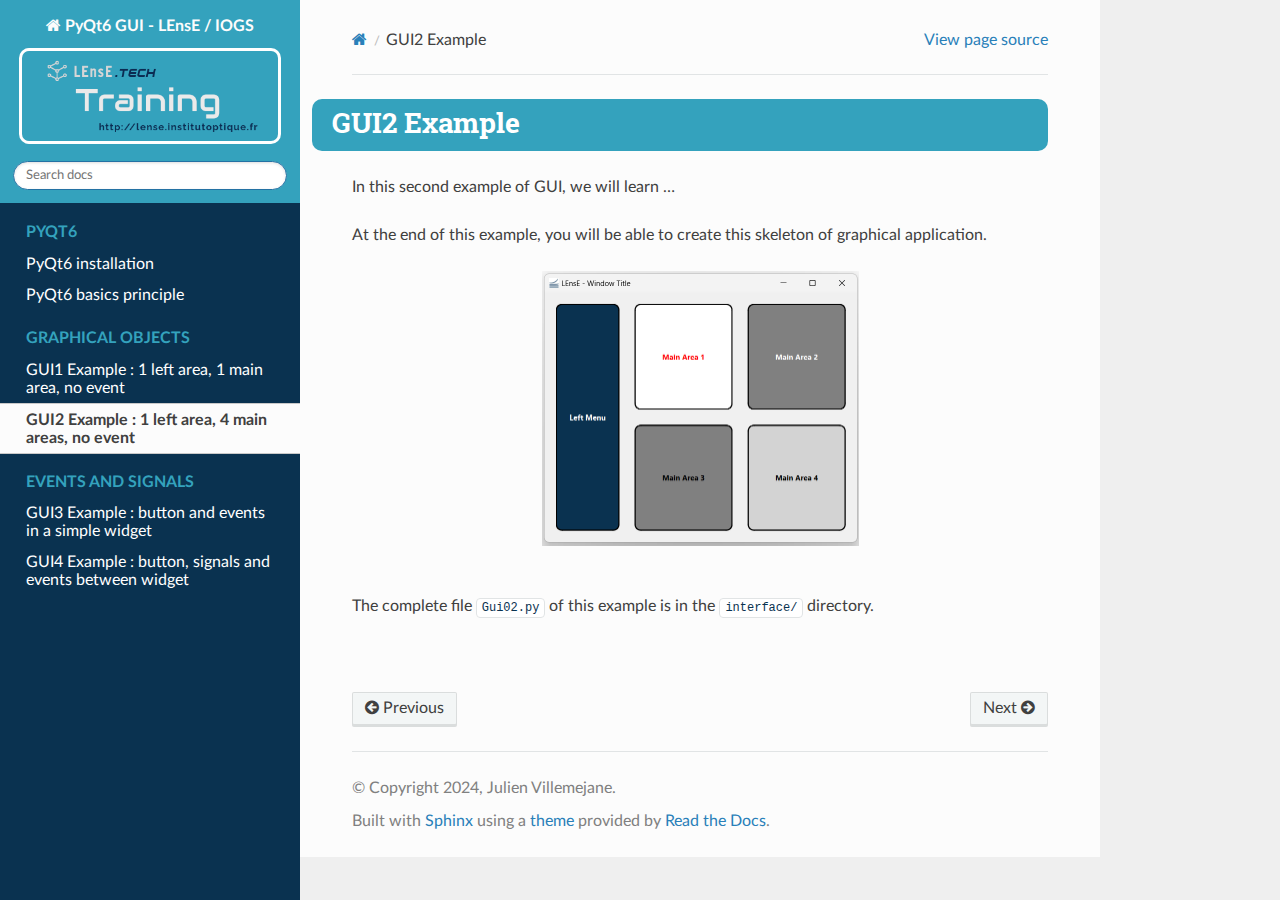
<file: contents/gui2.html>
<!DOCTYPE html>
<html class="writer-html5" lang="en" data-content_root="../">
<head>
  <meta charset="utf-8" /><meta name="viewport" content="width=device-width, initial-scale=1" />

  <meta name="viewport" content="width=device-width, initial-scale=1.0" />
  <title>GUI2 Example &mdash; PyQt6 GUI - LEnsE / IOGS 0.1 documentation</title>
      <link rel="stylesheet" type="text/css" href="../_static/pygments.css?v=80d5e7a1" />
      <link rel="stylesheet" type="text/css" href="../_static/css/theme.css?v=e59714d7" />
      <link rel="stylesheet" type="text/css" href="../_static/css/lense-training.css?v=6d89b175" />
      <link rel="stylesheet" type="text/css" href="../_static/css/links.css?v=7a4609b2" />
      <link rel="stylesheet" type="text/css" href="https://iogs-lense.github.io/lense.tech/assets/css/fontawesome/css/all.css" />

  
      <script src="../_static/jquery.js?v=5d32c60e"></script>
      <script src="../_static/_sphinx_javascript_frameworks_compat.js?v=2cd50e6c"></script>
      <script src="../_static/documentation_options.js?v=2709fde1"></script>
      <script src="../_static/doctools.js?v=9bcbadda"></script>
      <script src="../_static/sphinx_highlight.js?v=dc90522c"></script>
    <script src="../_static/js/theme.js"></script>
    <link rel="index" title="Index" href="../genindex.html" />
    <link rel="search" title="Search" href="../search.html" />
    <link rel="next" title="GUI3 Example" href="gui3.html" />
    <link rel="prev" title="SimpleWidget Example" href="elements/simpleWidget.html" /> 
</head>

<body class="wy-body-for-nav"> 
  <div class="wy-grid-for-nav">
    <nav data-toggle="wy-nav-shift" class="wy-nav-side">
      <div class="wy-side-scroll">
        <div class="wy-side-nav-search" >

          
          
          <a href="../index.html" class="icon icon-home">
            PyQt6 GUI - LEnsE / IOGS
              <img src="../_static/logo-training_git.png" class="logo" alt="Logo"/>
          </a>
<div role="search">
  <form id="rtd-search-form" class="wy-form" action="../search.html" method="get">
    <input type="text" name="q" placeholder="Search docs" aria-label="Search docs" />
    <input type="hidden" name="check_keywords" value="yes" />
    <input type="hidden" name="area" value="default" />
  </form>
</div>
        </div><div class="wy-menu wy-menu-vertical" data-spy="affix" role="navigation" aria-label="Navigation menu">
              <p class="caption" role="heading"><span class="caption-text">PyQt6</span></p>
<ul>
<li class="toctree-l1"><a class="reference internal" href="pyqt6.html">     PyQt6 installation</a></li>
<li class="toctree-l1"><a class="reference internal" href="pyqt6_basics.html">     PyQt6 basics principle</a></li>
</ul>
<p class="caption" role="heading"><span class="caption-text">Graphical objects</span></p>
<ul class="current">
<li class="toctree-l1"><a class="reference internal" href="gui1.html">     GUI1 Example : 1 left area, 1 main area, no event</a></li>
<li class="toctree-l1 current"><a class="current reference internal" href="#">     GUI2 Example : 1 left area, 4 main areas, no event</a></li>
</ul>
<p class="caption" role="heading"><span class="caption-text">Events and signals</span></p>
<ul>
<li class="toctree-l1"><a class="reference internal" href="gui3.html">     GUI3 Example : button and events in a simple widget</a></li>
<li class="toctree-l1"><a class="reference internal" href="gui4.html">     GUI4 Example : button, signals and events between widget</a></li>
</ul>

        </div>
      </div>
    </nav>

    <section data-toggle="wy-nav-shift" class="wy-nav-content-wrap"><nav class="wy-nav-top" aria-label="Mobile navigation menu" >
          <i data-toggle="wy-nav-top" class="fa fa-bars"></i>
          <a href="../index.html">PyQt6 GUI - LEnsE / IOGS</a>
      </nav>

      <div class="wy-nav-content">
        <div class="rst-content">
          <div role="navigation" aria-label="Page navigation">
  <ul class="wy-breadcrumbs">
      <li><a href="../index.html" class="icon icon-home" aria-label="Home"></a></li>
      <li class="breadcrumb-item active">GUI2 Example</li>
      <li class="wy-breadcrumbs-aside">
            <a href="../_sources/contents/gui2.rst.txt" rel="nofollow"> View page source</a>
      </li>
  </ul>
  <hr/>
</div>
          <div role="main" class="document" itemscope="itemscope" itemtype="http://schema.org/Article">
           <div itemprop="articleBody">
             
  <section id="gui2-example">
<h1>GUI2 Example<a class="headerlink" href="#gui2-example" title="Link to this heading"></a></h1>
<p>In this second example of GUI, we will learn …</p>
<p>At the end of this example, you will be able to create this skeleton of graphical application.</p>
<a class="reference internal image-reference" href="../_images/gui2_view.png"><img alt="Gui2 Example View" class="align-center" src="../_images/gui2_view.png" style="width: 317.0px; height: 275.5px;" />
</a>
<div class="line-block">
<div class="line"><br /></div>
</div>
<p>The complete file <code class="file docutils literal notranslate"><span class="pre">Gui02.py</span></code> of this example is in the <code class="file docutils literal notranslate"><span class="pre">interface/</span></code> directory.</p>
<div class="line-block">
<div class="line"><br /></div>
</div>
</section>


           </div>
          </div>
          <footer><div class="rst-footer-buttons" role="navigation" aria-label="Footer">
        <a href="elements/simpleWidget.html" class="btn btn-neutral float-left" title="SimpleWidget Example" accesskey="p" rel="prev"><span class="fa fa-arrow-circle-left" aria-hidden="true"></span> Previous</a>
        <a href="gui3.html" class="btn btn-neutral float-right" title="GUI3 Example" accesskey="n" rel="next">Next <span class="fa fa-arrow-circle-right" aria-hidden="true"></span></a>
    </div>

  <hr/>

  <div role="contentinfo">
    <p>&#169; Copyright 2024, Julien Villemejane.</p>
  </div>

  Built with <a href="https://www.sphinx-doc.org/">Sphinx</a> using a
    <a href="https://github.com/readthedocs/sphinx_rtd_theme">theme</a>
    provided by <a href="https://readthedocs.org">Read the Docs</a>.
   

</footer>
        </div>
      </div>
    </section>
  </div>
  <script>
      jQuery(function () {
          SphinxRtdTheme.Navigation.enable(true);
      });
  </script> 

</body>
</html>
</file>
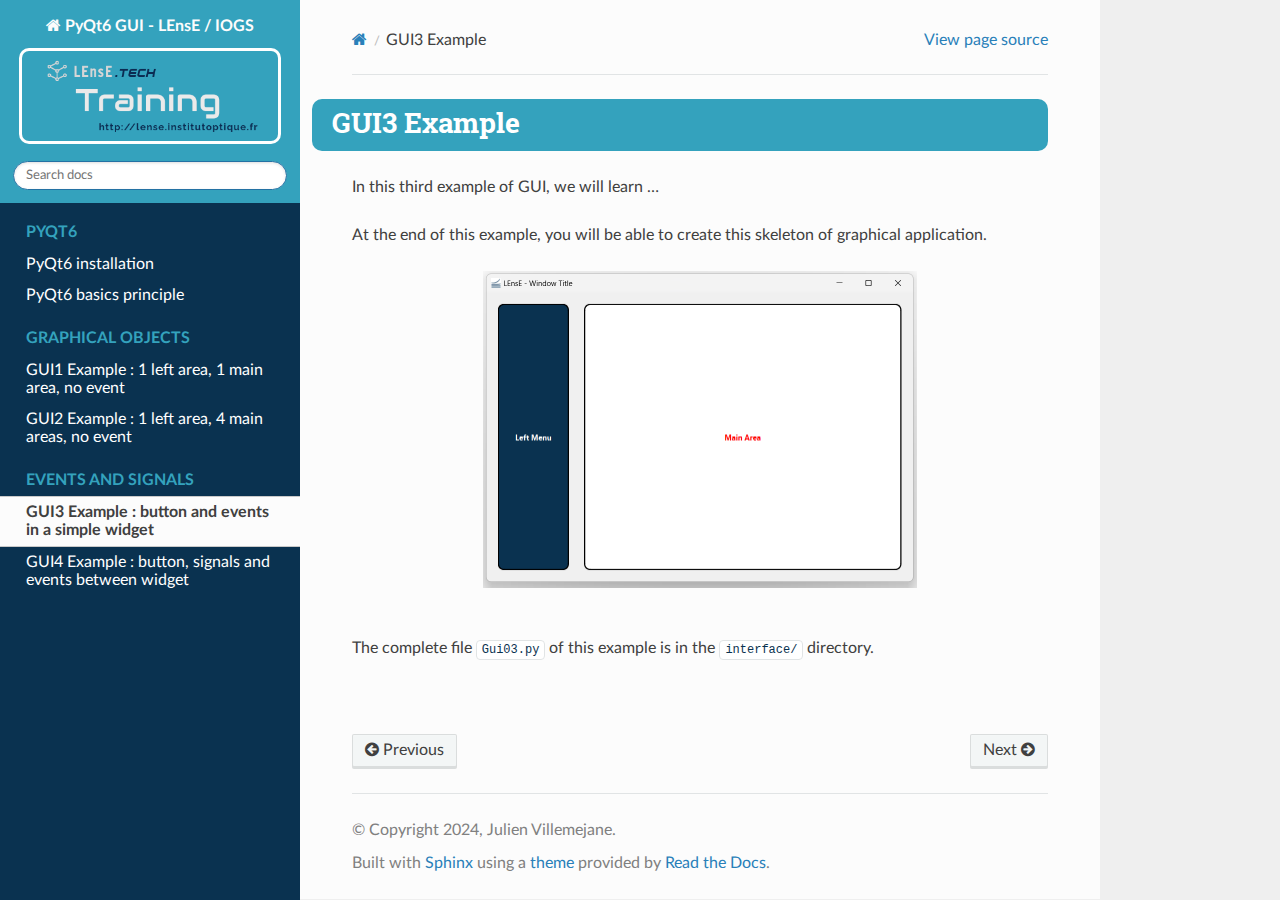
<file: contents/gui3.html>
<!DOCTYPE html>
<html class="writer-html5" lang="en" data-content_root="../">
<head>
  <meta charset="utf-8" /><meta name="viewport" content="width=device-width, initial-scale=1" />

  <meta name="viewport" content="width=device-width, initial-scale=1.0" />
  <title>GUI3 Example &mdash; PyQt6 GUI - LEnsE / IOGS 0.1 documentation</title>
      <link rel="stylesheet" type="text/css" href="../_static/pygments.css?v=80d5e7a1" />
      <link rel="stylesheet" type="text/css" href="../_static/css/theme.css?v=e59714d7" />
      <link rel="stylesheet" type="text/css" href="../_static/css/lense-training.css?v=6d89b175" />
      <link rel="stylesheet" type="text/css" href="../_static/css/links.css?v=7a4609b2" />
      <link rel="stylesheet" type="text/css" href="https://iogs-lense.github.io/lense.tech/assets/css/fontawesome/css/all.css" />

  
      <script src="../_static/jquery.js?v=5d32c60e"></script>
      <script src="../_static/_sphinx_javascript_frameworks_compat.js?v=2cd50e6c"></script>
      <script src="../_static/documentation_options.js?v=2709fde1"></script>
      <script src="../_static/doctools.js?v=9bcbadda"></script>
      <script src="../_static/sphinx_highlight.js?v=dc90522c"></script>
    <script src="../_static/js/theme.js"></script>
    <link rel="index" title="Index" href="../genindex.html" />
    <link rel="search" title="Search" href="../search.html" />
    <link rel="next" title="GUI4 Example" href="gui4.html" />
    <link rel="prev" title="GUI2 Example" href="gui2.html" /> 
</head>

<body class="wy-body-for-nav"> 
  <div class="wy-grid-for-nav">
    <nav data-toggle="wy-nav-shift" class="wy-nav-side">
      <div class="wy-side-scroll">
        <div class="wy-side-nav-search" >

          
          
          <a href="../index.html" class="icon icon-home">
            PyQt6 GUI - LEnsE / IOGS
              <img src="../_static/logo-training_git.png" class="logo" alt="Logo"/>
          </a>
<div role="search">
  <form id="rtd-search-form" class="wy-form" action="../search.html" method="get">
    <input type="text" name="q" placeholder="Search docs" aria-label="Search docs" />
    <input type="hidden" name="check_keywords" value="yes" />
    <input type="hidden" name="area" value="default" />
  </form>
</div>
        </div><div class="wy-menu wy-menu-vertical" data-spy="affix" role="navigation" aria-label="Navigation menu">
              <p class="caption" role="heading"><span class="caption-text">PyQt6</span></p>
<ul>
<li class="toctree-l1"><a class="reference internal" href="pyqt6.html">     PyQt6 installation</a></li>
<li class="toctree-l1"><a class="reference internal" href="pyqt6_basics.html">     PyQt6 basics principle</a></li>
</ul>
<p class="caption" role="heading"><span class="caption-text">Graphical objects</span></p>
<ul>
<li class="toctree-l1"><a class="reference internal" href="gui1.html">     GUI1 Example : 1 left area, 1 main area, no event</a></li>
<li class="toctree-l1"><a class="reference internal" href="gui2.html">     GUI2 Example : 1 left area, 4 main areas, no event</a></li>
</ul>
<p class="caption" role="heading"><span class="caption-text">Events and signals</span></p>
<ul class="current">
<li class="toctree-l1 current"><a class="current reference internal" href="#">     GUI3 Example : button and events in a simple widget</a></li>
<li class="toctree-l1"><a class="reference internal" href="gui4.html">     GUI4 Example : button, signals and events between widget</a></li>
</ul>

        </div>
      </div>
    </nav>

    <section data-toggle="wy-nav-shift" class="wy-nav-content-wrap"><nav class="wy-nav-top" aria-label="Mobile navigation menu" >
          <i data-toggle="wy-nav-top" class="fa fa-bars"></i>
          <a href="../index.html">PyQt6 GUI - LEnsE / IOGS</a>
      </nav>

      <div class="wy-nav-content">
        <div class="rst-content">
          <div role="navigation" aria-label="Page navigation">
  <ul class="wy-breadcrumbs">
      <li><a href="../index.html" class="icon icon-home" aria-label="Home"></a></li>
      <li class="breadcrumb-item active">GUI3 Example</li>
      <li class="wy-breadcrumbs-aside">
            <a href="../_sources/contents/gui3.rst.txt" rel="nofollow"> View page source</a>
      </li>
  </ul>
  <hr/>
</div>
          <div role="main" class="document" itemscope="itemscope" itemtype="http://schema.org/Article">
           <div itemprop="articleBody">
             
  <section id="gui3-example">
<h1>GUI3 Example<a class="headerlink" href="#gui3-example" title="Link to this heading"></a></h1>
<p>In this third example of GUI, we will learn …</p>
<p>At the end of this example, you will be able to create this skeleton of graphical application.</p>
<a class="reference internal image-reference" href="../_images/gui1_view.png"><img alt="Gui1 Example View" class="align-center" src="../_images/gui1_view.png" style="width: 434.0px; height: 317.5px;" />
</a>
<div class="line-block">
<div class="line"><br /></div>
</div>
<p>The complete file <code class="file docutils literal notranslate"><span class="pre">Gui03.py</span></code> of this example is in the <code class="file docutils literal notranslate"><span class="pre">interface/</span></code> directory.</p>
<div class="line-block">
<div class="line"><br /></div>
</div>
</section>


           </div>
          </div>
          <footer><div class="rst-footer-buttons" role="navigation" aria-label="Footer">
        <a href="gui2.html" class="btn btn-neutral float-left" title="GUI2 Example" accesskey="p" rel="prev"><span class="fa fa-arrow-circle-left" aria-hidden="true"></span> Previous</a>
        <a href="gui4.html" class="btn btn-neutral float-right" title="GUI4 Example" accesskey="n" rel="next">Next <span class="fa fa-arrow-circle-right" aria-hidden="true"></span></a>
    </div>

  <hr/>

  <div role="contentinfo">
    <p>&#169; Copyright 2024, Julien Villemejane.</p>
  </div>

  Built with <a href="https://www.sphinx-doc.org/">Sphinx</a> using a
    <a href="https://github.com/readthedocs/sphinx_rtd_theme">theme</a>
    provided by <a href="https://readthedocs.org">Read the Docs</a>.
   

</footer>
        </div>
      </div>
    </section>
  </div>
  <script>
      jQuery(function () {
          SphinxRtdTheme.Navigation.enable(true);
      });
  </script> 

</body>
</html>
</file>
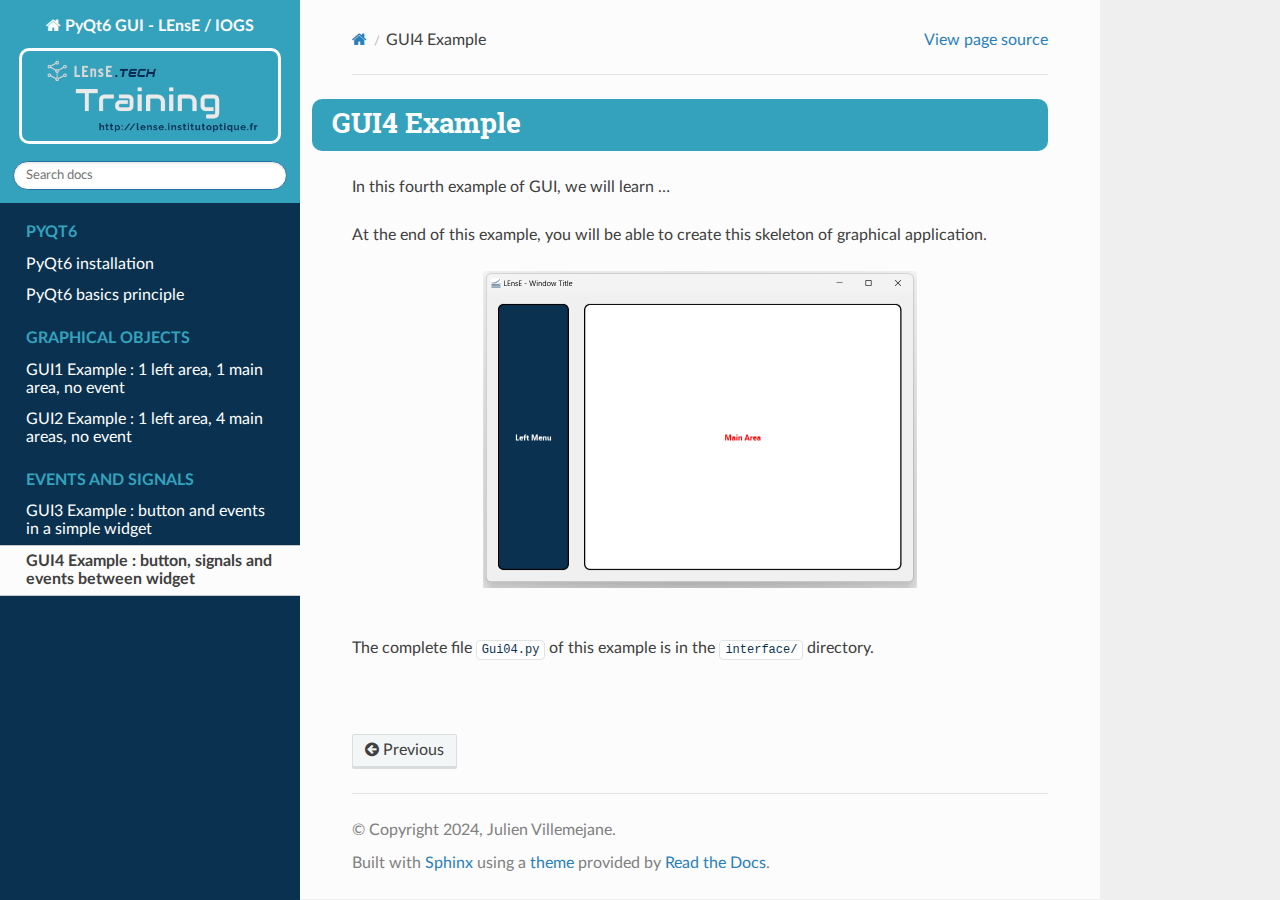
<file: contents/gui4.html>
<!DOCTYPE html>
<html class="writer-html5" lang="en" data-content_root="../">
<head>
  <meta charset="utf-8" /><meta name="viewport" content="width=device-width, initial-scale=1" />

  <meta name="viewport" content="width=device-width, initial-scale=1.0" />
  <title>GUI4 Example &mdash; PyQt6 GUI - LEnsE / IOGS 0.1 documentation</title>
      <link rel="stylesheet" type="text/css" href="../_static/pygments.css?v=80d5e7a1" />
      <link rel="stylesheet" type="text/css" href="../_static/css/theme.css?v=e59714d7" />
      <link rel="stylesheet" type="text/css" href="../_static/css/lense-training.css?v=6d89b175" />
      <link rel="stylesheet" type="text/css" href="../_static/css/links.css?v=7a4609b2" />
      <link rel="stylesheet" type="text/css" href="https://iogs-lense.github.io/lense.tech/assets/css/fontawesome/css/all.css" />

  
      <script src="../_static/jquery.js?v=5d32c60e"></script>
      <script src="../_static/_sphinx_javascript_frameworks_compat.js?v=2cd50e6c"></script>
      <script src="../_static/documentation_options.js?v=2709fde1"></script>
      <script src="../_static/doctools.js?v=9bcbadda"></script>
      <script src="../_static/sphinx_highlight.js?v=dc90522c"></script>
    <script src="../_static/js/theme.js"></script>
    <link rel="index" title="Index" href="../genindex.html" />
    <link rel="search" title="Search" href="../search.html" />
    <link rel="prev" title="GUI3 Example" href="gui3.html" /> 
</head>

<body class="wy-body-for-nav"> 
  <div class="wy-grid-for-nav">
    <nav data-toggle="wy-nav-shift" class="wy-nav-side">
      <div class="wy-side-scroll">
        <div class="wy-side-nav-search" >

          
          
          <a href="../index.html" class="icon icon-home">
            PyQt6 GUI - LEnsE / IOGS
              <img src="../_static/logo-training_git.png" class="logo" alt="Logo"/>
          </a>
<div role="search">
  <form id="rtd-search-form" class="wy-form" action="../search.html" method="get">
    <input type="text" name="q" placeholder="Search docs" aria-label="Search docs" />
    <input type="hidden" name="check_keywords" value="yes" />
    <input type="hidden" name="area" value="default" />
  </form>
</div>
        </div><div class="wy-menu wy-menu-vertical" data-spy="affix" role="navigation" aria-label="Navigation menu">
              <p class="caption" role="heading"><span class="caption-text">PyQt6</span></p>
<ul>
<li class="toctree-l1"><a class="reference internal" href="pyqt6.html">     PyQt6 installation</a></li>
<li class="toctree-l1"><a class="reference internal" href="pyqt6_basics.html">     PyQt6 basics principle</a></li>
</ul>
<p class="caption" role="heading"><span class="caption-text">Graphical objects</span></p>
<ul>
<li class="toctree-l1"><a class="reference internal" href="gui1.html">     GUI1 Example : 1 left area, 1 main area, no event</a></li>
<li class="toctree-l1"><a class="reference internal" href="gui2.html">     GUI2 Example : 1 left area, 4 main areas, no event</a></li>
</ul>
<p class="caption" role="heading"><span class="caption-text">Events and signals</span></p>
<ul class="current">
<li class="toctree-l1"><a class="reference internal" href="gui3.html">     GUI3 Example : button and events in a simple widget</a></li>
<li class="toctree-l1 current"><a class="current reference internal" href="#">     GUI4 Example : button, signals and events between widget</a></li>
</ul>

        </div>
      </div>
    </nav>

    <section data-toggle="wy-nav-shift" class="wy-nav-content-wrap"><nav class="wy-nav-top" aria-label="Mobile navigation menu" >
          <i data-toggle="wy-nav-top" class="fa fa-bars"></i>
          <a href="../index.html">PyQt6 GUI - LEnsE / IOGS</a>
      </nav>

      <div class="wy-nav-content">
        <div class="rst-content">
          <div role="navigation" aria-label="Page navigation">
  <ul class="wy-breadcrumbs">
      <li><a href="../index.html" class="icon icon-home" aria-label="Home"></a></li>
      <li class="breadcrumb-item active">GUI4 Example</li>
      <li class="wy-breadcrumbs-aside">
            <a href="../_sources/contents/gui4.rst.txt" rel="nofollow"> View page source</a>
      </li>
  </ul>
  <hr/>
</div>
          <div role="main" class="document" itemscope="itemscope" itemtype="http://schema.org/Article">
           <div itemprop="articleBody">
             
  <section id="gui4-example">
<h1>GUI4 Example<a class="headerlink" href="#gui4-example" title="Link to this heading"></a></h1>
<p>In this fourth example of GUI, we will learn …</p>
<p>At the end of this example, you will be able to create this skeleton of graphical application.</p>
<a class="reference internal image-reference" href="../_images/gui1_view.png"><img alt="Gui1 Example View" class="align-center" src="../_images/gui1_view.png" style="width: 434.0px; height: 317.5px;" />
</a>
<div class="line-block">
<div class="line"><br /></div>
</div>
<p>The complete file <code class="file docutils literal notranslate"><span class="pre">Gui04.py</span></code> of this example is in the <code class="file docutils literal notranslate"><span class="pre">interface/</span></code> directory.</p>
<div class="line-block">
<div class="line"><br /></div>
</div>
</section>


           </div>
          </div>
          <footer><div class="rst-footer-buttons" role="navigation" aria-label="Footer">
        <a href="gui3.html" class="btn btn-neutral float-left" title="GUI3 Example" accesskey="p" rel="prev"><span class="fa fa-arrow-circle-left" aria-hidden="true"></span> Previous</a>
    </div>

  <hr/>

  <div role="contentinfo">
    <p>&#169; Copyright 2024, Julien Villemejane.</p>
  </div>

  Built with <a href="https://www.sphinx-doc.org/">Sphinx</a> using a
    <a href="https://github.com/readthedocs/sphinx_rtd_theme">theme</a>
    provided by <a href="https://readthedocs.org">Read the Docs</a>.
   

</footer>
        </div>
      </div>
    </section>
  </div>
  <script>
      jQuery(function () {
          SphinxRtdTheme.Navigation.enable(true);
      });
  </script> 

</body>
</html>
</file>
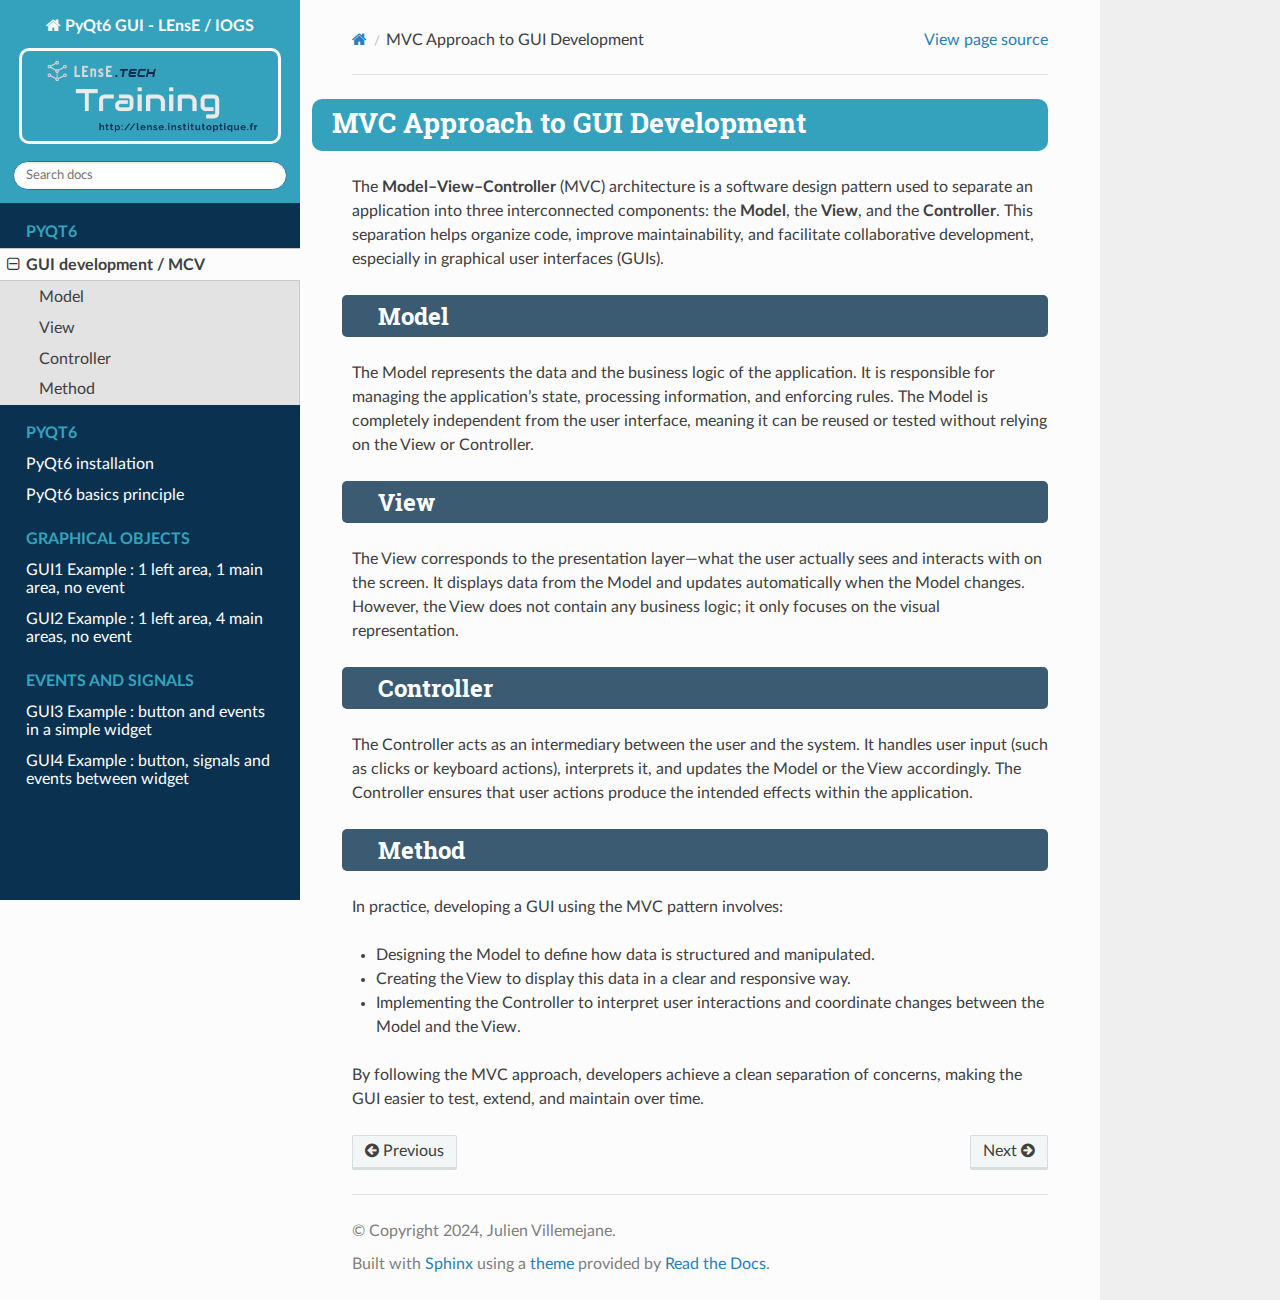
<file: contents/gui_mcv.html>
<!DOCTYPE html>
<html class="writer-html5" lang="en" data-content_root="../">
<head>
  <meta charset="utf-8" /><meta name="viewport" content="width=device-width, initial-scale=1" />

  <meta name="viewport" content="width=device-width, initial-scale=1.0" />
  <title>MVC Approach to GUI Development &mdash; PyQt6 GUI - LEnsE / IOGS 0.1 documentation</title>
      <link rel="stylesheet" type="text/css" href="../_static/pygments.css?v=b86133f3" />
      <link rel="stylesheet" type="text/css" href="../_static/css/theme.css?v=e59714d7" />
      <link rel="stylesheet" type="text/css" href="../_static/css/lense-training.css?v=6d89b175" />
      <link rel="stylesheet" type="text/css" href="../_static/css/links.css?v=7a4609b2" />
      <link rel="stylesheet" type="text/css" href="https://iogs-lense.github.io/lense.tech/assets/css/fontawesome/css/all.css" />

  
      <script src="../_static/jquery.js?v=5d32c60e"></script>
      <script src="../_static/_sphinx_javascript_frameworks_compat.js?v=2cd50e6c"></script>
      <script src="../_static/documentation_options.js?v=2709fde1"></script>
      <script src="../_static/doctools.js?v=9bcbadda"></script>
      <script src="../_static/sphinx_highlight.js?v=dc90522c"></script>
    <script src="../_static/js/theme.js"></script>
    <link rel="index" title="Index" href="../genindex.html" />
    <link rel="search" title="Search" href="../search.html" />
    <link rel="next" title="PyQt6 Installation" href="pyqt6.html" />
    <link rel="prev" title="Welcome to PyQt GUI’s documentation !" href="../index.html" /> 
</head>

<body class="wy-body-for-nav"> 
  <div class="wy-grid-for-nav">
    <nav data-toggle="wy-nav-shift" class="wy-nav-side">
      <div class="wy-side-scroll">
        <div class="wy-side-nav-search" >

          
          
          <a href="../index.html" class="icon icon-home">
            PyQt6 GUI - LEnsE / IOGS
              <img src="../_static/logo-training_git.png" class="logo" alt="Logo"/>
          </a>
<div role="search">
  <form id="rtd-search-form" class="wy-form" action="../search.html" method="get">
    <input type="text" name="q" placeholder="Search docs" aria-label="Search docs" />
    <input type="hidden" name="check_keywords" value="yes" />
    <input type="hidden" name="area" value="default" />
  </form>
</div>
        </div><div class="wy-menu wy-menu-vertical" data-spy="affix" role="navigation" aria-label="Navigation menu">
              <p class="caption" role="heading"><span class="caption-text">PyQt6</span></p>
<ul class="current">
<li class="toctree-l1 current"><a class="current reference internal" href="#">     GUI development / MCV</a><ul>
<li class="toctree-l2"><a class="reference internal" href="#model">Model</a></li>
<li class="toctree-l2"><a class="reference internal" href="#view">View</a></li>
<li class="toctree-l2"><a class="reference internal" href="#controller">Controller</a></li>
<li class="toctree-l2"><a class="reference internal" href="#method">Method</a></li>
</ul>
</li>
</ul>
<p class="caption" role="heading"><span class="caption-text">PyQt6</span></p>
<ul>
<li class="toctree-l1"><a class="reference internal" href="pyqt6.html">     PyQt6 installation</a></li>
<li class="toctree-l1"><a class="reference internal" href="pyqt6_basics.html">     PyQt6 basics principle</a></li>
</ul>
<p class="caption" role="heading"><span class="caption-text">Graphical objects</span></p>
<ul>
<li class="toctree-l1"><a class="reference internal" href="gui1.html">     GUI1 Example : 1 left area, 1 main area, no event</a></li>
<li class="toctree-l1"><a class="reference internal" href="gui2.html">     GUI2 Example : 1 left area, 4 main areas, no event</a></li>
</ul>
<p class="caption" role="heading"><span class="caption-text">Events and signals</span></p>
<ul>
<li class="toctree-l1"><a class="reference internal" href="gui3.html">     GUI3 Example : button and events in a simple widget</a></li>
<li class="toctree-l1"><a class="reference internal" href="gui4.html">     GUI4 Example : button, signals and events between widget</a></li>
</ul>

        </div>
      </div>
    </nav>

    <section data-toggle="wy-nav-shift" class="wy-nav-content-wrap"><nav class="wy-nav-top" aria-label="Mobile navigation menu" >
          <i data-toggle="wy-nav-top" class="fa fa-bars"></i>
          <a href="../index.html">PyQt6 GUI - LEnsE / IOGS</a>
      </nav>

      <div class="wy-nav-content">
        <div class="rst-content">
          <div role="navigation" aria-label="Page navigation">
  <ul class="wy-breadcrumbs">
      <li><a href="../index.html" class="icon icon-home" aria-label="Home"></a></li>
      <li class="breadcrumb-item active">MVC Approach to GUI Development</li>
      <li class="wy-breadcrumbs-aside">
            <a href="../_sources/contents/gui_mcv.rst.txt" rel="nofollow"> View page source</a>
      </li>
  </ul>
  <hr/>
</div>
          <div role="main" class="document" itemscope="itemscope" itemtype="http://schema.org/Article">
           <div itemprop="articleBody">
             
  <section id="mvc-approach-to-gui-development">
<h1>MVC Approach to GUI Development<a class="headerlink" href="#mvc-approach-to-gui-development" title="Link to this heading"></a></h1>
<p>The <strong>Model–View–Controller</strong> (MVC) architecture is a software design pattern used to separate an application into three interconnected components: the <strong>Model</strong>, the <strong>View</strong>, and the <strong>Controller</strong>. This separation helps organize code, improve maintainability, and facilitate collaborative development, especially in graphical user interfaces (GUIs).</p>
<section id="model">
<h2>Model<a class="headerlink" href="#model" title="Link to this heading"></a></h2>
<p>The Model represents the data and the business logic of the application. It is responsible for managing the application’s state, processing information, and enforcing rules. The Model is completely independent from the user interface, meaning it can be reused or tested without relying on the View or Controller.</p>
</section>
<section id="view">
<h2>View<a class="headerlink" href="#view" title="Link to this heading"></a></h2>
<p>The View corresponds to the presentation layer—what the user actually sees and interacts with on the screen. It displays data from the Model and updates automatically when the Model changes. However, the View does not contain any business logic; it only focuses on the visual representation.</p>
</section>
<section id="controller">
<h2>Controller<a class="headerlink" href="#controller" title="Link to this heading"></a></h2>
<p>The Controller acts as an intermediary between the user and the system. It handles user input (such as clicks or keyboard actions), interprets it, and updates the Model or the View accordingly. The Controller ensures that user actions produce the intended effects within the application.</p>
</section>
<section id="method">
<h2>Method<a class="headerlink" href="#method" title="Link to this heading"></a></h2>
<p>In practice, developing a GUI using the MVC pattern involves:</p>
<ul class="simple">
<li><p>Designing the Model to define how data is structured and manipulated.</p></li>
<li><p>Creating the View to display this data in a clear and responsive way.</p></li>
<li><p>Implementing the Controller to interpret user interactions and coordinate changes between the Model and the View.</p></li>
</ul>
<p>By following the MVC approach, developers achieve a clean separation of concerns, making the GUI easier to test, extend, and maintain over time.</p>
</section>
</section>


           </div>
          </div>
          <footer><div class="rst-footer-buttons" role="navigation" aria-label="Footer">
        <a href="../index.html" class="btn btn-neutral float-left" title="Welcome to PyQt GUI’s documentation !" accesskey="p" rel="prev"><span class="fa fa-arrow-circle-left" aria-hidden="true"></span> Previous</a>
        <a href="pyqt6.html" class="btn btn-neutral float-right" title="PyQt6 Installation" accesskey="n" rel="next">Next <span class="fa fa-arrow-circle-right" aria-hidden="true"></span></a>
    </div>

  <hr/>

  <div role="contentinfo">
    <p>&#169; Copyright 2024, Julien Villemejane.</p>
  </div>

  Built with <a href="https://www.sphinx-doc.org/">Sphinx</a> using a
    <a href="https://github.com/readthedocs/sphinx_rtd_theme">theme</a>
    provided by <a href="https://readthedocs.org">Read the Docs</a>.
   

</footer>
        </div>
      </div>
    </section>
  </div>
  <script>
      jQuery(function () {
          SphinxRtdTheme.Navigation.enable(true);
      });
  </script> 

</body>
</html>
</file>
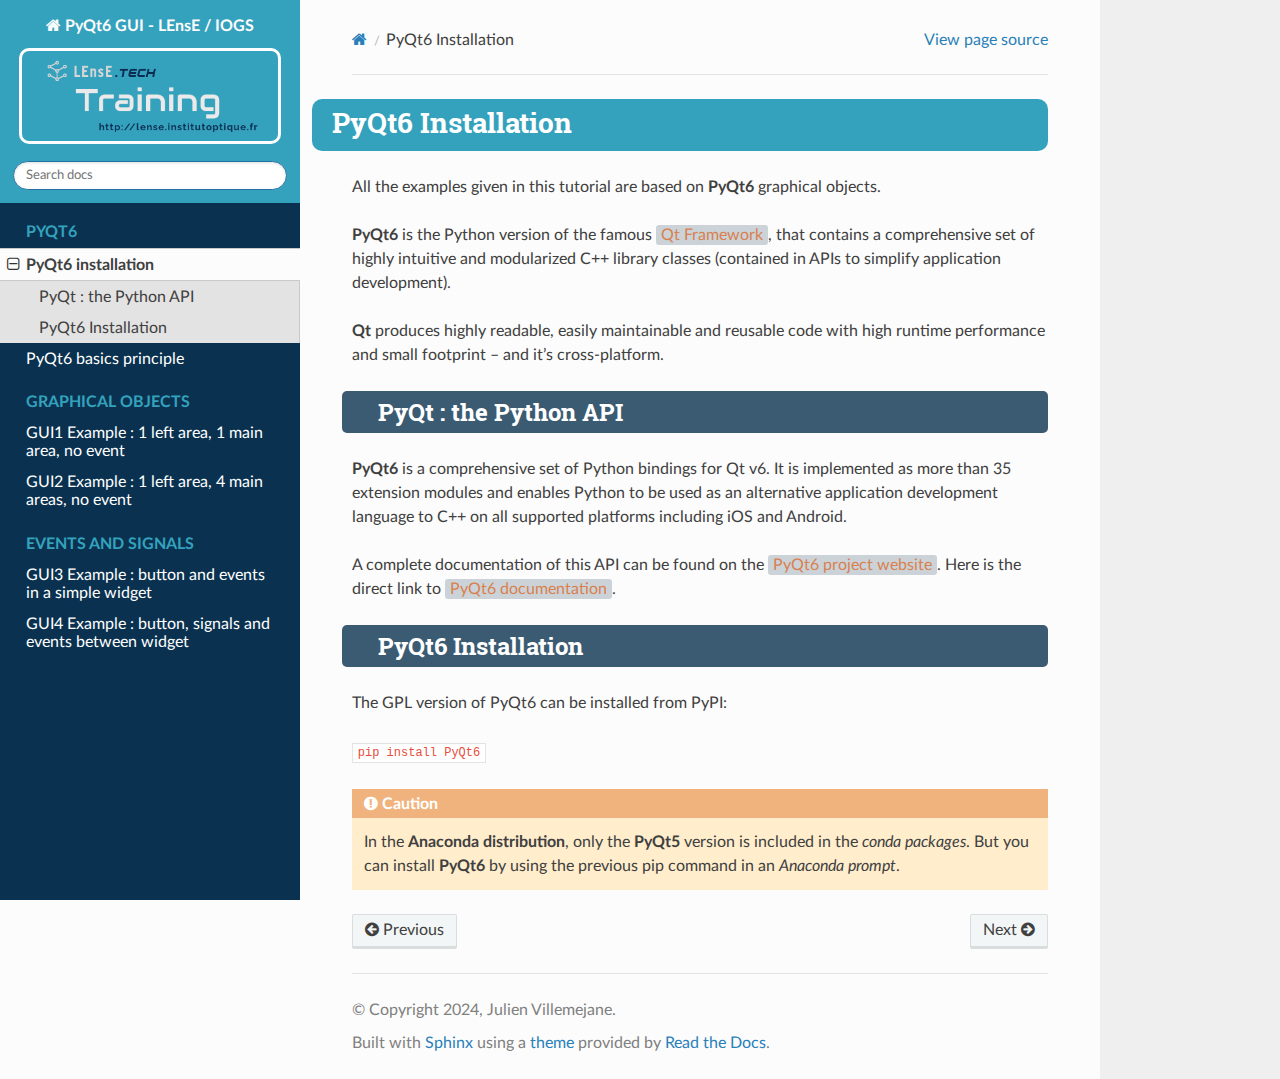
<file: contents/pyqt6.html>
<!DOCTYPE html>
<html class="writer-html5" lang="en" data-content_root="../">
<head>
  <meta charset="utf-8" /><meta name="viewport" content="width=device-width, initial-scale=1" />

  <meta name="viewport" content="width=device-width, initial-scale=1.0" />
  <title>PyQt6 Installation &mdash; PyQt6 GUI - LEnsE / IOGS 0.1 documentation</title>
      <link rel="stylesheet" type="text/css" href="../_static/pygments.css?v=80d5e7a1" />
      <link rel="stylesheet" type="text/css" href="../_static/css/theme.css?v=e59714d7" />
      <link rel="stylesheet" type="text/css" href="../_static/css/lense-training.css?v=6d89b175" />
      <link rel="stylesheet" type="text/css" href="../_static/css/links.css?v=7a4609b2" />
      <link rel="stylesheet" type="text/css" href="https://iogs-lense.github.io/lense.tech/assets/css/fontawesome/css/all.css" />

  
      <script src="../_static/jquery.js?v=5d32c60e"></script>
      <script src="../_static/_sphinx_javascript_frameworks_compat.js?v=2cd50e6c"></script>
      <script src="../_static/documentation_options.js?v=2709fde1"></script>
      <script src="../_static/doctools.js?v=9bcbadda"></script>
      <script src="../_static/sphinx_highlight.js?v=dc90522c"></script>
    <script src="../_static/js/theme.js"></script>
    <link rel="index" title="Index" href="../genindex.html" />
    <link rel="search" title="Search" href="../search.html" />
    <link rel="next" title="PyQt6 Basics" href="pyqt6_basics.html" />
    <link rel="prev" title="Welcome to PyQt GUI’s documentation !" href="../index.html" /> 
</head>

<body class="wy-body-for-nav"> 
  <div class="wy-grid-for-nav">
    <nav data-toggle="wy-nav-shift" class="wy-nav-side">
      <div class="wy-side-scroll">
        <div class="wy-side-nav-search" >

          
          
          <a href="../index.html" class="icon icon-home">
            PyQt6 GUI - LEnsE / IOGS
              <img src="../_static/logo-training_git.png" class="logo" alt="Logo"/>
          </a>
<div role="search">
  <form id="rtd-search-form" class="wy-form" action="../search.html" method="get">
    <input type="text" name="q" placeholder="Search docs" aria-label="Search docs" />
    <input type="hidden" name="check_keywords" value="yes" />
    <input type="hidden" name="area" value="default" />
  </form>
</div>
        </div><div class="wy-menu wy-menu-vertical" data-spy="affix" role="navigation" aria-label="Navigation menu">
              <p class="caption" role="heading"><span class="caption-text">PyQt6</span></p>
<ul class="current">
<li class="toctree-l1 current"><a class="current reference internal" href="#">     PyQt6 installation</a><ul>
<li class="toctree-l2"><a class="reference internal" href="#pyqt-the-python-api">PyQt : the Python API</a></li>
<li class="toctree-l2"><a class="reference internal" href="#id1">PyQt6 Installation</a></li>
</ul>
</li>
<li class="toctree-l1"><a class="reference internal" href="pyqt6_basics.html">     PyQt6 basics principle</a></li>
</ul>
<p class="caption" role="heading"><span class="caption-text">Graphical objects</span></p>
<ul>
<li class="toctree-l1"><a class="reference internal" href="gui1.html">     GUI1 Example : 1 left area, 1 main area, no event</a></li>
<li class="toctree-l1"><a class="reference internal" href="gui2.html">     GUI2 Example : 1 left area, 4 main areas, no event</a></li>
</ul>
<p class="caption" role="heading"><span class="caption-text">Events and signals</span></p>
<ul>
<li class="toctree-l1"><a class="reference internal" href="gui3.html">     GUI3 Example : button and events in a simple widget</a></li>
<li class="toctree-l1"><a class="reference internal" href="gui4.html">     GUI4 Example : button, signals and events between widget</a></li>
</ul>

        </div>
      </div>
    </nav>

    <section data-toggle="wy-nav-shift" class="wy-nav-content-wrap"><nav class="wy-nav-top" aria-label="Mobile navigation menu" >
          <i data-toggle="wy-nav-top" class="fa fa-bars"></i>
          <a href="../index.html">PyQt6 GUI - LEnsE / IOGS</a>
      </nav>

      <div class="wy-nav-content">
        <div class="rst-content">
          <div role="navigation" aria-label="Page navigation">
  <ul class="wy-breadcrumbs">
      <li><a href="../index.html" class="icon icon-home" aria-label="Home"></a></li>
      <li class="breadcrumb-item active">PyQt6 Installation</li>
      <li class="wy-breadcrumbs-aside">
            <a href="../_sources/contents/pyqt6.rst.txt" rel="nofollow"> View page source</a>
      </li>
  </ul>
  <hr/>
</div>
          <div role="main" class="document" itemscope="itemscope" itemtype="http://schema.org/Article">
           <div itemprop="articleBody">
             
  <section id="pyqt6-installation">
<h1>PyQt6 Installation<a class="headerlink" href="#pyqt6-installation" title="Link to this heading"></a></h1>
<p>All the examples given in this tutorial are based on <strong>PyQt6</strong> graphical objects.</p>
<p><strong>PyQt6</strong> is the Python version of the famous <a class="reference external" href="https://www.qt.io/product/framework">Qt Framework</a>, that contains a comprehensive set of highly intuitive and modularized C++ library classes (contained in APIs to simplify application development).</p>
<p><strong>Qt</strong> produces highly readable, easily maintainable and reusable code with high runtime performance and small footprint – and it’s cross-platform.</p>
<section id="pyqt-the-python-api">
<h2>PyQt : the Python API<a class="headerlink" href="#pyqt-the-python-api" title="Link to this heading"></a></h2>
<p><strong>PyQt6</strong> is a comprehensive set of Python bindings for Qt v6. It is implemented as more than 35 extension modules and enables Python to be used as an alternative application development language to C++ on all supported platforms including iOS and Android.</p>
<p>A complete documentation of this API can be found on the <a class="reference external" href="https://pypi.org/project/PyQt6/">PyQt6 project website</a>. Here is the direct link to <a class="reference external" href="https://www.riverbankcomputing.com/static/Docs/PyQt6/">PyQt6 documentation</a>.</p>
</section>
<section id="id1">
<h2>PyQt6 Installation<a class="headerlink" href="#id1" title="Link to this heading"></a></h2>
<p>The GPL version of PyQt6 can be installed from PyPI:</p>
<p><code class="docutils literal notranslate"><span class="pre">pip</span> <span class="pre">install</span> <span class="pre">PyQt6</span></code></p>
<div class="admonition caution">
<p class="admonition-title">Caution</p>
<p>In the <strong>Anaconda distribution</strong>, only the <strong>PyQt5</strong> version is included in the <em>conda packages</em>. But you can install <strong>PyQt6</strong> by using the previous pip command in an <em>Anaconda prompt</em>.</p>
</div>
</section>
</section>


           </div>
          </div>
          <footer><div class="rst-footer-buttons" role="navigation" aria-label="Footer">
        <a href="../index.html" class="btn btn-neutral float-left" title="Welcome to PyQt GUI’s documentation !" accesskey="p" rel="prev"><span class="fa fa-arrow-circle-left" aria-hidden="true"></span> Previous</a>
        <a href="pyqt6_basics.html" class="btn btn-neutral float-right" title="PyQt6 Basics" accesskey="n" rel="next">Next <span class="fa fa-arrow-circle-right" aria-hidden="true"></span></a>
    </div>

  <hr/>

  <div role="contentinfo">
    <p>&#169; Copyright 2024, Julien Villemejane.</p>
  </div>

  Built with <a href="https://www.sphinx-doc.org/">Sphinx</a> using a
    <a href="https://github.com/readthedocs/sphinx_rtd_theme">theme</a>
    provided by <a href="https://readthedocs.org">Read the Docs</a>.
   

</footer>
        </div>
      </div>
    </section>
  </div>
  <script>
      jQuery(function () {
          SphinxRtdTheme.Navigation.enable(true);
      });
  </script> 

</body>
</html>
</file>
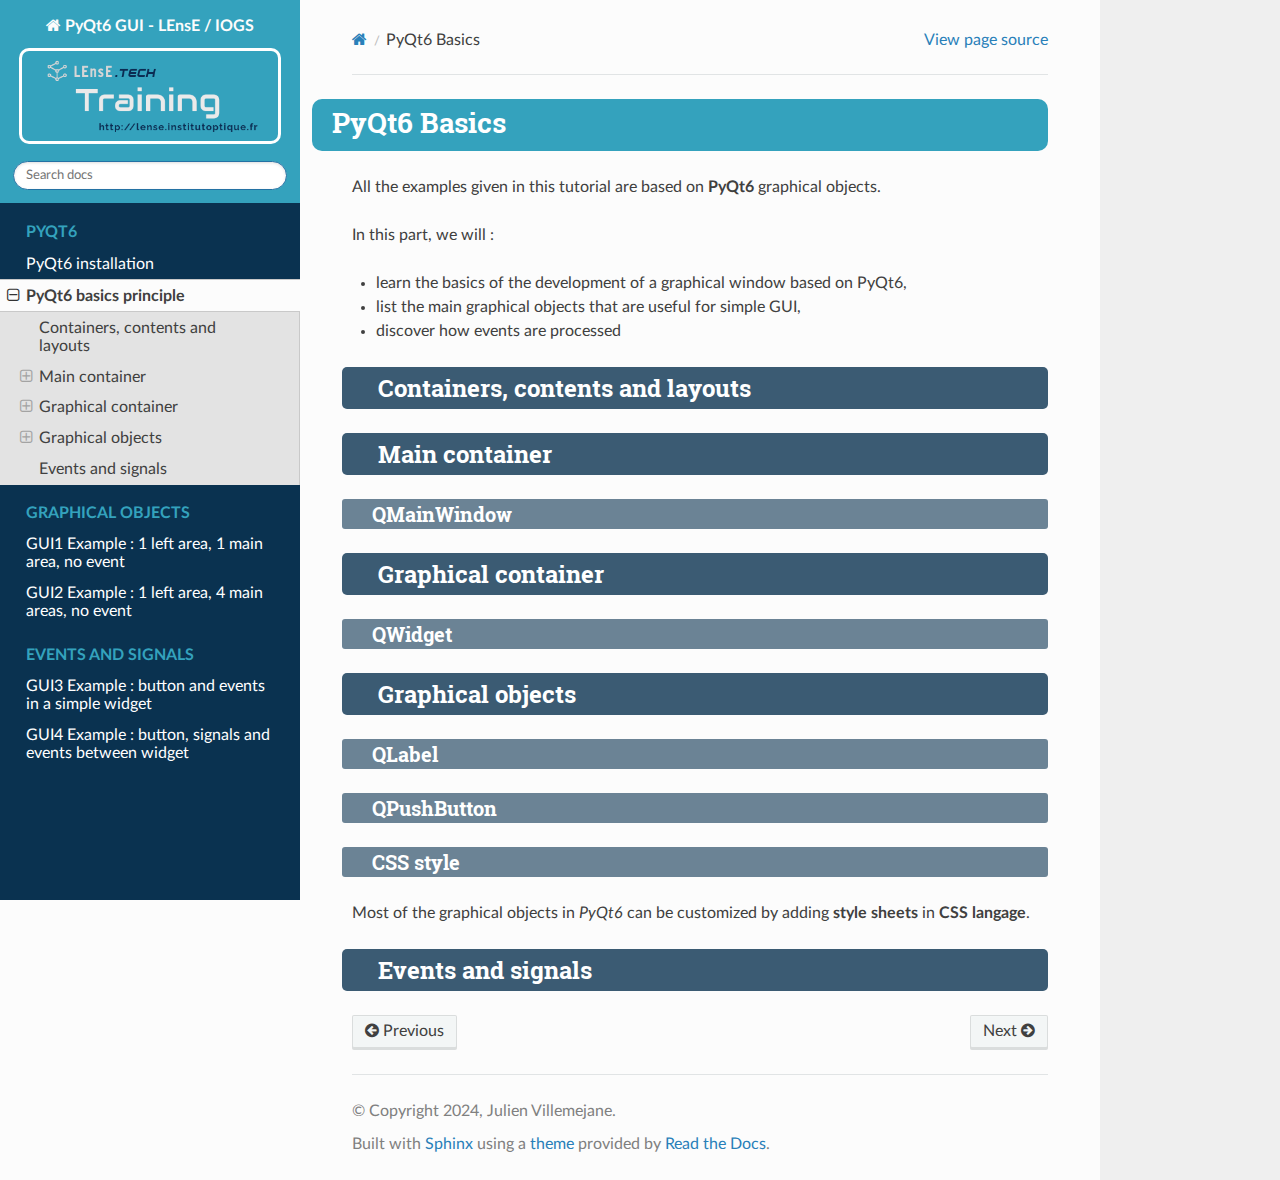
<file: contents/pyqt6_basics.html>
<!DOCTYPE html>
<html class="writer-html5" lang="en" data-content_root="../">
<head>
  <meta charset="utf-8" /><meta name="viewport" content="width=device-width, initial-scale=1" />

  <meta name="viewport" content="width=device-width, initial-scale=1.0" />
  <title>PyQt6 Basics &mdash; PyQt6 GUI - LEnsE / IOGS 0.1 documentation</title>
      <link rel="stylesheet" type="text/css" href="../_static/pygments.css?v=80d5e7a1" />
      <link rel="stylesheet" type="text/css" href="../_static/css/theme.css?v=e59714d7" />
      <link rel="stylesheet" type="text/css" href="../_static/css/lense-training.css?v=6d89b175" />
      <link rel="stylesheet" type="text/css" href="../_static/css/links.css?v=7a4609b2" />
      <link rel="stylesheet" type="text/css" href="https://iogs-lense.github.io/lense.tech/assets/css/fontawesome/css/all.css" />

  
      <script src="../_static/jquery.js?v=5d32c60e"></script>
      <script src="../_static/_sphinx_javascript_frameworks_compat.js?v=2cd50e6c"></script>
      <script src="../_static/documentation_options.js?v=2709fde1"></script>
      <script src="../_static/doctools.js?v=9bcbadda"></script>
      <script src="../_static/sphinx_highlight.js?v=dc90522c"></script>
    <script src="../_static/js/theme.js"></script>
    <link rel="index" title="Index" href="../genindex.html" />
    <link rel="search" title="Search" href="../search.html" />
    <link rel="next" title="GUI1 Example" href="gui1.html" />
    <link rel="prev" title="PyQt6 Installation" href="pyqt6.html" /> 
</head>

<body class="wy-body-for-nav"> 
  <div class="wy-grid-for-nav">
    <nav data-toggle="wy-nav-shift" class="wy-nav-side">
      <div class="wy-side-scroll">
        <div class="wy-side-nav-search" >

          
          
          <a href="../index.html" class="icon icon-home">
            PyQt6 GUI - LEnsE / IOGS
              <img src="../_static/logo-training_git.png" class="logo" alt="Logo"/>
          </a>
<div role="search">
  <form id="rtd-search-form" class="wy-form" action="../search.html" method="get">
    <input type="text" name="q" placeholder="Search docs" aria-label="Search docs" />
    <input type="hidden" name="check_keywords" value="yes" />
    <input type="hidden" name="area" value="default" />
  </form>
</div>
        </div><div class="wy-menu wy-menu-vertical" data-spy="affix" role="navigation" aria-label="Navigation menu">
              <p class="caption" role="heading"><span class="caption-text">PyQt6</span></p>
<ul class="current">
<li class="toctree-l1"><a class="reference internal" href="pyqt6.html">     PyQt6 installation</a></li>
<li class="toctree-l1 current"><a class="current reference internal" href="#">     PyQt6 basics principle</a><ul>
<li class="toctree-l2"><a class="reference internal" href="#containers-contents-and-layouts">Containers, contents and layouts</a></li>
<li class="toctree-l2"><a class="reference internal" href="#main-container">Main container</a><ul>
<li class="toctree-l3"><a class="reference internal" href="#qmainwindow">QMainWindow</a></li>
</ul>
</li>
<li class="toctree-l2"><a class="reference internal" href="#graphical-container">Graphical container</a><ul>
<li class="toctree-l3"><a class="reference internal" href="#qwidget">QWidget</a></li>
</ul>
</li>
<li class="toctree-l2"><a class="reference internal" href="#graphical-objects">Graphical objects</a><ul>
<li class="toctree-l3"><a class="reference internal" href="#qlabel">QLabel</a></li>
<li class="toctree-l3"><a class="reference internal" href="#qpushbutton">QPushButton</a></li>
<li class="toctree-l3"><a class="reference internal" href="#css-style">CSS style</a></li>
</ul>
</li>
<li class="toctree-l2"><a class="reference internal" href="#events-and-signals">Events and signals</a></li>
</ul>
</li>
</ul>
<p class="caption" role="heading"><span class="caption-text">Graphical objects</span></p>
<ul>
<li class="toctree-l1"><a class="reference internal" href="gui1.html">     GUI1 Example : 1 left area, 1 main area, no event</a></li>
<li class="toctree-l1"><a class="reference internal" href="gui2.html">     GUI2 Example : 1 left area, 4 main areas, no event</a></li>
</ul>
<p class="caption" role="heading"><span class="caption-text">Events and signals</span></p>
<ul>
<li class="toctree-l1"><a class="reference internal" href="gui3.html">     GUI3 Example : button and events in a simple widget</a></li>
<li class="toctree-l1"><a class="reference internal" href="gui4.html">     GUI4 Example : button, signals and events between widget</a></li>
</ul>

        </div>
      </div>
    </nav>

    <section data-toggle="wy-nav-shift" class="wy-nav-content-wrap"><nav class="wy-nav-top" aria-label="Mobile navigation menu" >
          <i data-toggle="wy-nav-top" class="fa fa-bars"></i>
          <a href="../index.html">PyQt6 GUI - LEnsE / IOGS</a>
      </nav>

      <div class="wy-nav-content">
        <div class="rst-content">
          <div role="navigation" aria-label="Page navigation">
  <ul class="wy-breadcrumbs">
      <li><a href="../index.html" class="icon icon-home" aria-label="Home"></a></li>
      <li class="breadcrumb-item active">PyQt6 Basics</li>
      <li class="wy-breadcrumbs-aside">
            <a href="../_sources/contents/pyqt6_basics.rst.txt" rel="nofollow"> View page source</a>
      </li>
  </ul>
  <hr/>
</div>
          <div role="main" class="document" itemscope="itemscope" itemtype="http://schema.org/Article">
           <div itemprop="articleBody">
             
  <section id="pyqt6-basics">
<span id="pyqt6-basics-page"></span><h1>PyQt6 Basics<a class="headerlink" href="#pyqt6-basics" title="Link to this heading"></a></h1>
<p>All the examples given in this tutorial are based on <strong>PyQt6</strong> graphical objects.</p>
<p>In this part, we will :</p>
<ul class="simple">
<li><p>learn the basics of the development of a graphical window based on PyQt6,</p></li>
<li><p>list the main graphical objects that are useful for simple GUI,</p></li>
<li><p>discover how events are processed</p></li>
</ul>
<section id="containers-contents-and-layouts">
<h2>Containers, contents and layouts<a class="headerlink" href="#containers-contents-and-layouts" title="Link to this heading"></a></h2>
</section>
<section id="main-container">
<h2>Main container<a class="headerlink" href="#main-container" title="Link to this heading"></a></h2>
<section id="qmainwindow">
<h3>QMainWindow<a class="headerlink" href="#qmainwindow" title="Link to this heading"></a></h3>
</section>
</section>
<section id="graphical-container">
<h2>Graphical container<a class="headerlink" href="#graphical-container" title="Link to this heading"></a></h2>
<section id="qwidget">
<h3>QWidget<a class="headerlink" href="#qwidget" title="Link to this heading"></a></h3>
</section>
</section>
<section id="graphical-objects">
<h2>Graphical objects<a class="headerlink" href="#graphical-objects" title="Link to this heading"></a></h2>
<section id="qlabel">
<h3>QLabel<a class="headerlink" href="#qlabel" title="Link to this heading"></a></h3>
</section>
<section id="qpushbutton">
<h3>QPushButton<a class="headerlink" href="#qpushbutton" title="Link to this heading"></a></h3>
</section>
<section id="css-style">
<h3>CSS style<a class="headerlink" href="#css-style" title="Link to this heading"></a></h3>
<p>Most of the graphical objects in <em>PyQt6</em> can be customized by adding <strong>style sheets</strong> in <strong>CSS langage</strong>.</p>
</section>
</section>
<section id="events-and-signals">
<h2>Events and signals<a class="headerlink" href="#events-and-signals" title="Link to this heading"></a></h2>
</section>
</section>


           </div>
          </div>
          <footer><div class="rst-footer-buttons" role="navigation" aria-label="Footer">
        <a href="pyqt6.html" class="btn btn-neutral float-left" title="PyQt6 Installation" accesskey="p" rel="prev"><span class="fa fa-arrow-circle-left" aria-hidden="true"></span> Previous</a>
        <a href="gui1.html" class="btn btn-neutral float-right" title="GUI1 Example" accesskey="n" rel="next">Next <span class="fa fa-arrow-circle-right" aria-hidden="true"></span></a>
    </div>

  <hr/>

  <div role="contentinfo">
    <p>&#169; Copyright 2024, Julien Villemejane.</p>
  </div>

  Built with <a href="https://www.sphinx-doc.org/">Sphinx</a> using a
    <a href="https://github.com/readthedocs/sphinx_rtd_theme">theme</a>
    provided by <a href="https://readthedocs.org">Read the Docs</a>.
   

</footer>
        </div>
      </div>
    </section>
  </div>
  <script>
      jQuery(function () {
          SphinxRtdTheme.Navigation.enable(true);
      });
  </script> 

</body>
</html>
</file>
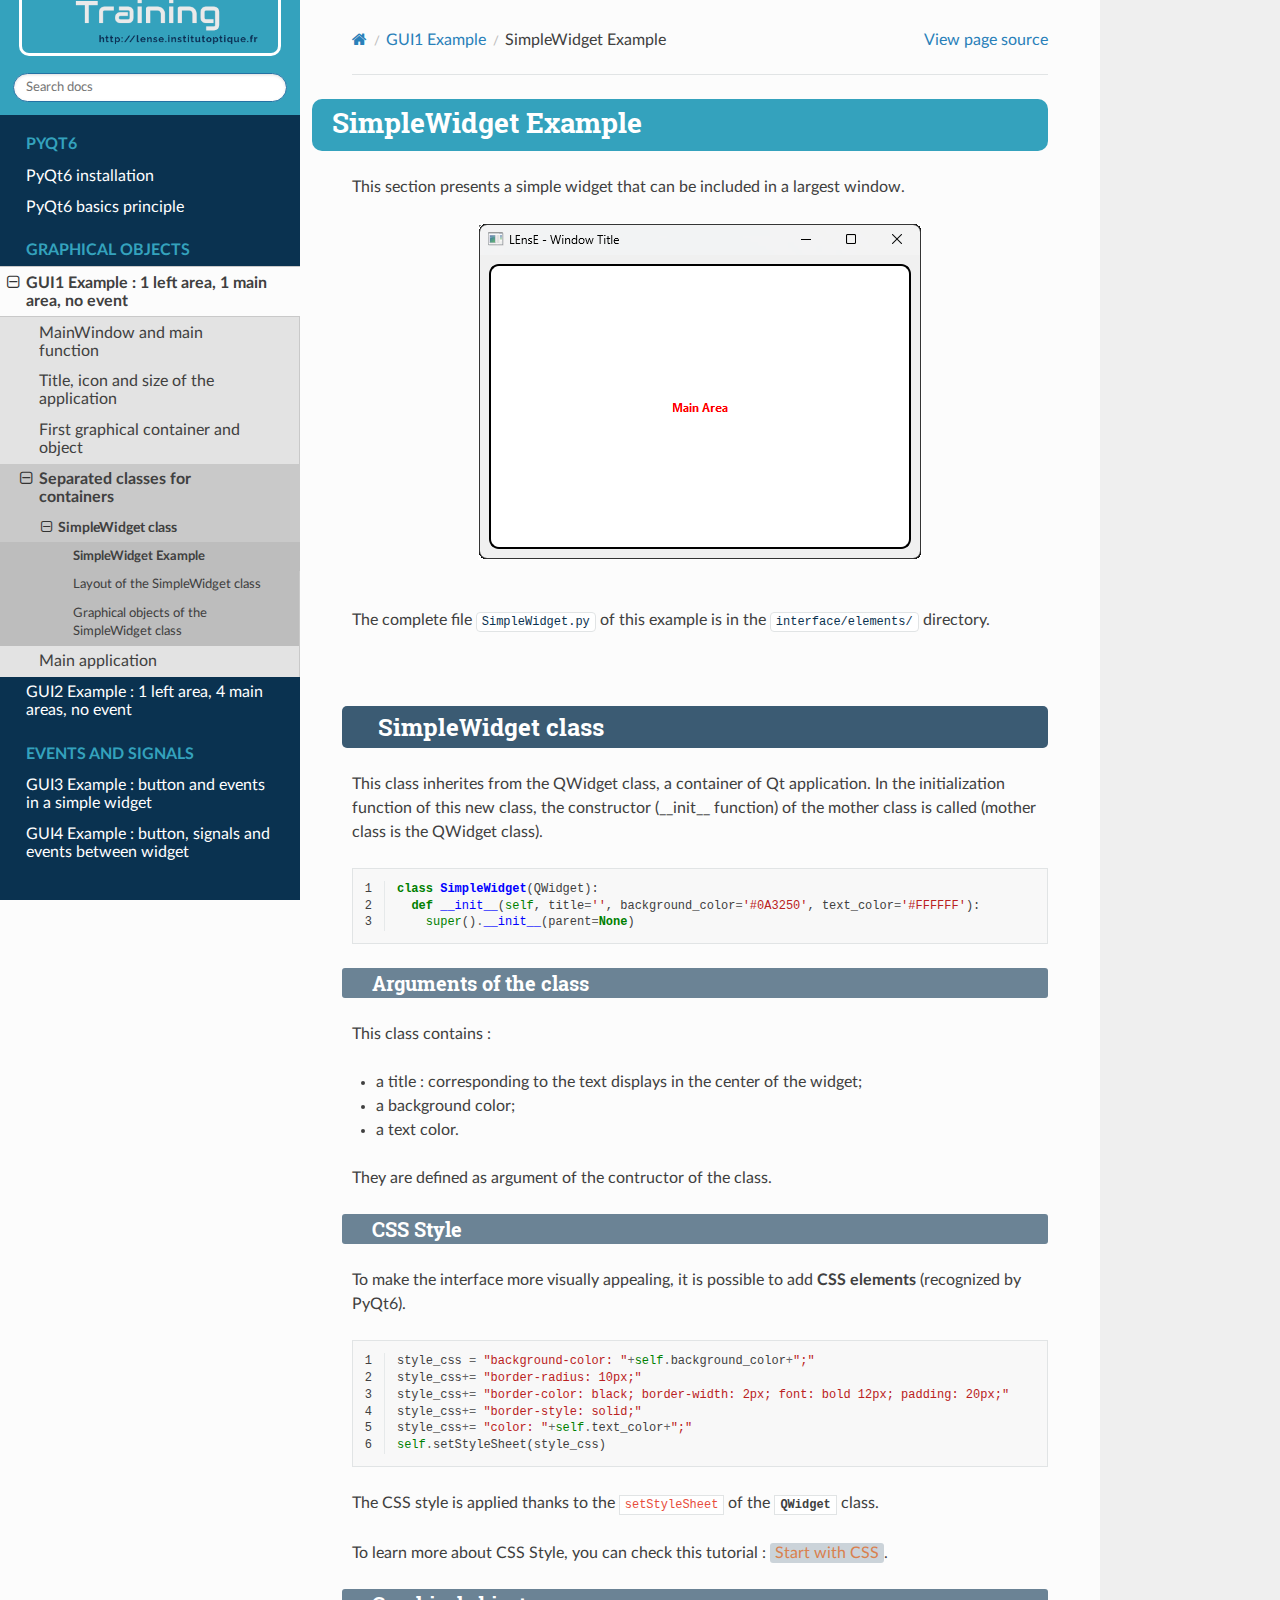
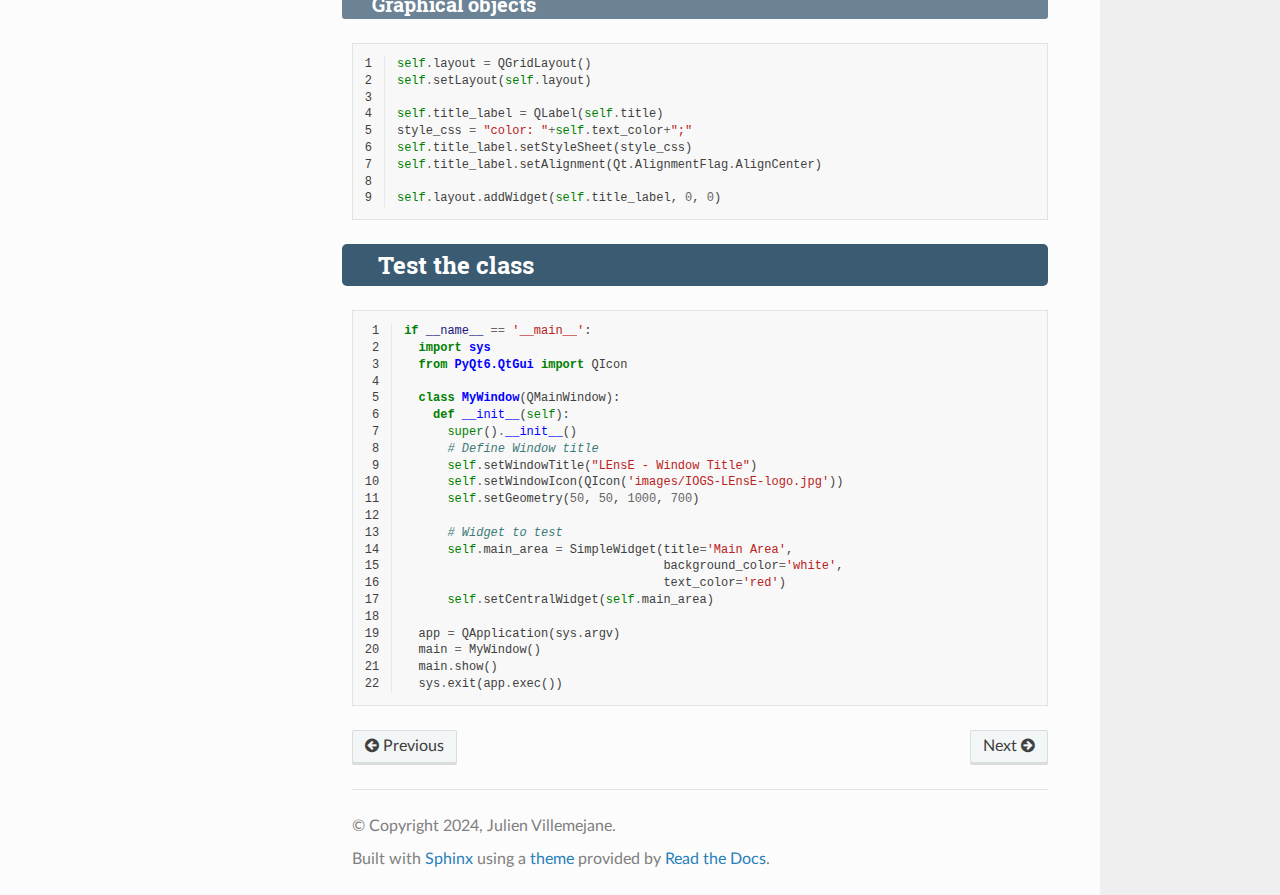
<file: contents/elements/simpleWidget.html>
<!DOCTYPE html>
<html class="writer-html5" lang="en" data-content_root="../../">
<head>
  <meta charset="utf-8" /><meta name="viewport" content="width=device-width, initial-scale=1" />

  <meta name="viewport" content="width=device-width, initial-scale=1.0" />
  <title>SimpleWidget Example &mdash; PyQt6 GUI - LEnsE / IOGS 0.1 documentation</title>
      <link rel="stylesheet" type="text/css" href="../../_static/pygments.css?v=80d5e7a1" />
      <link rel="stylesheet" type="text/css" href="../../_static/css/theme.css?v=e59714d7" />
      <link rel="stylesheet" type="text/css" href="../../_static/css/lense-training.css?v=6d89b175" />
      <link rel="stylesheet" type="text/css" href="../../_static/css/links.css?v=7a4609b2" />
      <link rel="stylesheet" type="text/css" href="https://iogs-lense.github.io/lense.tech/assets/css/fontawesome/css/all.css" />

  
      <script src="../../_static/jquery.js?v=5d32c60e"></script>
      <script src="../../_static/_sphinx_javascript_frameworks_compat.js?v=2cd50e6c"></script>
      <script src="../../_static/documentation_options.js?v=2709fde1"></script>
      <script src="../../_static/doctools.js?v=9bcbadda"></script>
      <script src="../../_static/sphinx_highlight.js?v=dc90522c"></script>
    <script src="../../_static/js/theme.js"></script>
    <link rel="index" title="Index" href="../../genindex.html" />
    <link rel="search" title="Search" href="../../search.html" />
    <link rel="next" title="GUI2 Example" href="../gui2.html" />
    <link rel="prev" title="GUI1 Example" href="../gui1.html" /> 
</head>

<body class="wy-body-for-nav"> 
  <div class="wy-grid-for-nav">
    <nav data-toggle="wy-nav-shift" class="wy-nav-side">
      <div class="wy-side-scroll">
        <div class="wy-side-nav-search" >

          
          
          <a href="../../index.html" class="icon icon-home">
            PyQt6 GUI - LEnsE / IOGS
              <img src="../../_static/logo-training_git.png" class="logo" alt="Logo"/>
          </a>
<div role="search">
  <form id="rtd-search-form" class="wy-form" action="../../search.html" method="get">
    <input type="text" name="q" placeholder="Search docs" aria-label="Search docs" />
    <input type="hidden" name="check_keywords" value="yes" />
    <input type="hidden" name="area" value="default" />
  </form>
</div>
        </div><div class="wy-menu wy-menu-vertical" data-spy="affix" role="navigation" aria-label="Navigation menu">
              <p class="caption" role="heading"><span class="caption-text">PyQt6</span></p>
<ul>
<li class="toctree-l1"><a class="reference internal" href="../pyqt6.html">     PyQt6 installation</a></li>
<li class="toctree-l1"><a class="reference internal" href="../pyqt6_basics.html">     PyQt6 basics principle</a></li>
</ul>
<p class="caption" role="heading"><span class="caption-text">Graphical objects</span></p>
<ul class="current">
<li class="toctree-l1 current"><a class="reference internal" href="../gui1.html">     GUI1 Example : 1 left area, 1 main area, no event</a><ul class="current">
<li class="toctree-l2"><a class="reference internal" href="../gui1.html#mainwindow-and-main-function">MainWindow and main function</a></li>
<li class="toctree-l2"><a class="reference internal" href="../gui1.html#title-icon-and-size-of-the-application">Title, icon and size of the application</a></li>
<li class="toctree-l2"><a class="reference internal" href="../gui1.html#first-graphical-container-and-object">First graphical container and object</a></li>
<li class="toctree-l2 current"><a class="reference internal" href="../gui1.html#separated-classes-for-containers">Separated classes for containers</a><ul class="current">
<li class="toctree-l3 current"><a class="reference internal" href="../gui1.html#simplewidget-class">SimpleWidget class</a><ul class="current">
<li class="toctree-l4 current"><a class="current reference internal" href="#">SimpleWidget Example</a></li>
<li class="toctree-l4"><a class="reference internal" href="../gui1.html#layout-of-the-simplewidget-class">Layout of the SimpleWidget class</a></li>
<li class="toctree-l4"><a class="reference internal" href="../gui1.html#graphical-objects-of-the-simplewidget-class">Graphical objects of the SimpleWidget class</a></li>
</ul>
</li>
</ul>
</li>
<li class="toctree-l2"><a class="reference internal" href="../gui1.html#main-application">Main application</a></li>
</ul>
</li>
<li class="toctree-l1"><a class="reference internal" href="../gui2.html">     GUI2 Example : 1 left area, 4 main areas, no event</a></li>
</ul>
<p class="caption" role="heading"><span class="caption-text">Events and signals</span></p>
<ul>
<li class="toctree-l1"><a class="reference internal" href="../gui3.html">     GUI3 Example : button and events in a simple widget</a></li>
<li class="toctree-l1"><a class="reference internal" href="../gui4.html">     GUI4 Example : button, signals and events between widget</a></li>
</ul>

        </div>
      </div>
    </nav>

    <section data-toggle="wy-nav-shift" class="wy-nav-content-wrap"><nav class="wy-nav-top" aria-label="Mobile navigation menu" >
          <i data-toggle="wy-nav-top" class="fa fa-bars"></i>
          <a href="../../index.html">PyQt6 GUI - LEnsE / IOGS</a>
      </nav>

      <div class="wy-nav-content">
        <div class="rst-content">
          <div role="navigation" aria-label="Page navigation">
  <ul class="wy-breadcrumbs">
      <li><a href="../../index.html" class="icon icon-home" aria-label="Home"></a></li>
          <li class="breadcrumb-item"><a href="../gui1.html">GUI1 Example</a></li>
      <li class="breadcrumb-item active">SimpleWidget Example</li>
      <li class="wy-breadcrumbs-aside">
            <a href="../../_sources/contents/elements/simpleWidget.rst.txt" rel="nofollow"> View page source</a>
      </li>
  </ul>
  <hr/>
</div>
          <div role="main" class="document" itemscope="itemscope" itemtype="http://schema.org/Article">
           <div itemprop="articleBody">
             
  <section id="simplewidget-example">
<h1>SimpleWidget Example<a class="headerlink" href="#simplewidget-example" title="Link to this heading"></a></h1>
<p>This section presents a simple widget that can be included in a largest window.</p>
<img alt="SimpleWidget view" class="align-center" src="../../_images/simplewidget_example.png" />
<div class="line-block">
<div class="line"><br /></div>
</div>
<p>The complete file <code class="file docutils literal notranslate"><span class="pre">SimpleWidget.py</span></code> of this example is in the <code class="file docutils literal notranslate"><span class="pre">interface/elements/</span></code> directory.</p>
<div class="line-block">
<div class="line"><br /></div>
</div>
<section id="simplewidget-class">
<h2>SimpleWidget class<a class="headerlink" href="#simplewidget-class" title="Link to this heading"></a></h2>
<p>This class inherites from the QWidget class, a container of Qt application. In the initialization function of this new class, the constructor (__init__ function) of the mother class is called (mother class is the QWidget class).</p>
<div class="highlight-python notranslate"><div class="highlight"><pre><span></span><span class="linenos">1</span><span class="k">class</span> <span class="nc">SimpleWidget</span><span class="p">(</span><span class="n">QWidget</span><span class="p">):</span>
<span class="linenos">2</span>  <span class="k">def</span> <span class="fm">__init__</span><span class="p">(</span><span class="bp">self</span><span class="p">,</span> <span class="n">title</span><span class="o">=</span><span class="s1">&#39;&#39;</span><span class="p">,</span> <span class="n">background_color</span><span class="o">=</span><span class="s1">&#39;#0A3250&#39;</span><span class="p">,</span> <span class="n">text_color</span><span class="o">=</span><span class="s1">&#39;#FFFFFF&#39;</span><span class="p">):</span>
<span class="linenos">3</span>    <span class="nb">super</span><span class="p">()</span><span class="o">.</span><span class="fm">__init__</span><span class="p">(</span><span class="n">parent</span><span class="o">=</span><span class="kc">None</span><span class="p">)</span>
</pre></div>
</div>
<section id="arguments-of-the-class">
<h3>Arguments of the class<a class="headerlink" href="#arguments-of-the-class" title="Link to this heading"></a></h3>
<p>This class contains :</p>
<ul class="simple">
<li><p>a title : corresponding to the text displays in the center of the widget;</p></li>
<li><p>a background color;</p></li>
<li><p>a text color.</p></li>
</ul>
<p>They are defined as argument of the contructor of the class.</p>
</section>
<section id="css-style">
<h3>CSS Style<a class="headerlink" href="#css-style" title="Link to this heading"></a></h3>
<p>To make the interface more visually appealing, it is possible to add <strong>CSS elements</strong> (recognized by PyQt6).</p>
<div class="highlight-python notranslate"><div class="highlight"><pre><span></span><span class="linenos">1</span><span class="n">style_css</span> <span class="o">=</span> <span class="s2">&quot;background-color: &quot;</span><span class="o">+</span><span class="bp">self</span><span class="o">.</span><span class="n">background_color</span><span class="o">+</span><span class="s2">&quot;;&quot;</span>
<span class="linenos">2</span><span class="n">style_css</span><span class="o">+=</span> <span class="s2">&quot;border-radius: 10px;&quot;</span>
<span class="linenos">3</span><span class="n">style_css</span><span class="o">+=</span> <span class="s2">&quot;border-color: black; border-width: 2px; font: bold 12px; padding: 20px;&quot;</span>
<span class="linenos">4</span><span class="n">style_css</span><span class="o">+=</span> <span class="s2">&quot;border-style: solid;&quot;</span>
<span class="linenos">5</span><span class="n">style_css</span><span class="o">+=</span> <span class="s2">&quot;color: &quot;</span><span class="o">+</span><span class="bp">self</span><span class="o">.</span><span class="n">text_color</span><span class="o">+</span><span class="s2">&quot;;&quot;</span>
<span class="linenos">6</span><span class="bp">self</span><span class="o">.</span><span class="n">setStyleSheet</span><span class="p">(</span><span class="n">style_css</span><span class="p">)</span>
</pre></div>
</div>
<p>The CSS style is applied thanks to the <code class="code docutils literal notranslate"><span class="pre">setStyleSheet</span></code> of the <code class="xref py py-class docutils literal notranslate"><span class="pre">QWidget</span></code> class.</p>
<p>To learn more about CSS Style, you can check this tutorial : <a class="reference external" href="https://developer.mozilla.org/en-US/docs/Learn/Getting_started_with_the_web/CSS_basics">Start with CSS</a>.</p>
</section>
<section id="graphical-objects">
<h3>Graphical objects<a class="headerlink" href="#graphical-objects" title="Link to this heading"></a></h3>
<div class="highlight-python notranslate"><div class="highlight"><pre><span></span><span class="linenos">1</span><span class="bp">self</span><span class="o">.</span><span class="n">layout</span> <span class="o">=</span> <span class="n">QGridLayout</span><span class="p">()</span>
<span class="linenos">2</span><span class="bp">self</span><span class="o">.</span><span class="n">setLayout</span><span class="p">(</span><span class="bp">self</span><span class="o">.</span><span class="n">layout</span><span class="p">)</span>
<span class="linenos">3</span>
<span class="linenos">4</span><span class="bp">self</span><span class="o">.</span><span class="n">title_label</span> <span class="o">=</span> <span class="n">QLabel</span><span class="p">(</span><span class="bp">self</span><span class="o">.</span><span class="n">title</span><span class="p">)</span>
<span class="linenos">5</span><span class="n">style_css</span> <span class="o">=</span> <span class="s2">&quot;color: &quot;</span><span class="o">+</span><span class="bp">self</span><span class="o">.</span><span class="n">text_color</span><span class="o">+</span><span class="s2">&quot;;&quot;</span>
<span class="linenos">6</span><span class="bp">self</span><span class="o">.</span><span class="n">title_label</span><span class="o">.</span><span class="n">setStyleSheet</span><span class="p">(</span><span class="n">style_css</span><span class="p">)</span>
<span class="linenos">7</span><span class="bp">self</span><span class="o">.</span><span class="n">title_label</span><span class="o">.</span><span class="n">setAlignment</span><span class="p">(</span><span class="n">Qt</span><span class="o">.</span><span class="n">AlignmentFlag</span><span class="o">.</span><span class="n">AlignCenter</span><span class="p">)</span>
<span class="linenos">8</span>
<span class="linenos">9</span><span class="bp">self</span><span class="o">.</span><span class="n">layout</span><span class="o">.</span><span class="n">addWidget</span><span class="p">(</span><span class="bp">self</span><span class="o">.</span><span class="n">title_label</span><span class="p">,</span> <span class="mi">0</span><span class="p">,</span> <span class="mi">0</span><span class="p">)</span>
</pre></div>
</div>
</section>
</section>
<section id="test-the-class">
<h2>Test the class<a class="headerlink" href="#test-the-class" title="Link to this heading"></a></h2>
<div class="highlight-python notranslate"><div class="highlight"><pre><span></span><span class="linenos"> 1</span><span class="k">if</span> <span class="vm">__name__</span> <span class="o">==</span> <span class="s1">&#39;__main__&#39;</span><span class="p">:</span>
<span class="linenos"> 2</span>  <span class="kn">import</span> <span class="nn">sys</span>
<span class="linenos"> 3</span>  <span class="kn">from</span> <span class="nn">PyQt6.QtGui</span> <span class="kn">import</span> <span class="n">QIcon</span>
<span class="linenos"> 4</span>
<span class="linenos"> 5</span>  <span class="k">class</span> <span class="nc">MyWindow</span><span class="p">(</span><span class="n">QMainWindow</span><span class="p">):</span>
<span class="linenos"> 6</span>    <span class="k">def</span> <span class="fm">__init__</span><span class="p">(</span><span class="bp">self</span><span class="p">):</span>
<span class="linenos"> 7</span>      <span class="nb">super</span><span class="p">()</span><span class="o">.</span><span class="fm">__init__</span><span class="p">()</span>
<span class="linenos"> 8</span>      <span class="c1"># Define Window title</span>
<span class="linenos"> 9</span>      <span class="bp">self</span><span class="o">.</span><span class="n">setWindowTitle</span><span class="p">(</span><span class="s2">&quot;LEnsE - Window Title&quot;</span><span class="p">)</span>
<span class="linenos">10</span>      <span class="bp">self</span><span class="o">.</span><span class="n">setWindowIcon</span><span class="p">(</span><span class="n">QIcon</span><span class="p">(</span><span class="s1">&#39;images/IOGS-LEnsE-logo.jpg&#39;</span><span class="p">))</span>
<span class="linenos">11</span>      <span class="bp">self</span><span class="o">.</span><span class="n">setGeometry</span><span class="p">(</span><span class="mi">50</span><span class="p">,</span> <span class="mi">50</span><span class="p">,</span> <span class="mi">1000</span><span class="p">,</span> <span class="mi">700</span><span class="p">)</span>
<span class="linenos">12</span>
<span class="linenos">13</span>      <span class="c1"># Widget to test</span>
<span class="linenos">14</span>      <span class="bp">self</span><span class="o">.</span><span class="n">main_area</span> <span class="o">=</span> <span class="n">SimpleWidget</span><span class="p">(</span><span class="n">title</span><span class="o">=</span><span class="s1">&#39;Main Area&#39;</span><span class="p">,</span>
<span class="linenos">15</span>                                    <span class="n">background_color</span><span class="o">=</span><span class="s1">&#39;white&#39;</span><span class="p">,</span>
<span class="linenos">16</span>                                    <span class="n">text_color</span><span class="o">=</span><span class="s1">&#39;red&#39;</span><span class="p">)</span>
<span class="linenos">17</span>      <span class="bp">self</span><span class="o">.</span><span class="n">setCentralWidget</span><span class="p">(</span><span class="bp">self</span><span class="o">.</span><span class="n">main_area</span><span class="p">)</span>
<span class="linenos">18</span>
<span class="linenos">19</span>  <span class="n">app</span> <span class="o">=</span> <span class="n">QApplication</span><span class="p">(</span><span class="n">sys</span><span class="o">.</span><span class="n">argv</span><span class="p">)</span>
<span class="linenos">20</span>  <span class="n">main</span> <span class="o">=</span> <span class="n">MyWindow</span><span class="p">()</span>
<span class="linenos">21</span>  <span class="n">main</span><span class="o">.</span><span class="n">show</span><span class="p">()</span>
<span class="linenos">22</span>  <span class="n">sys</span><span class="o">.</span><span class="n">exit</span><span class="p">(</span><span class="n">app</span><span class="o">.</span><span class="n">exec</span><span class="p">())</span>
</pre></div>
</div>
</section>
</section>


           </div>
          </div>
          <footer><div class="rst-footer-buttons" role="navigation" aria-label="Footer">
        <a href="../gui1.html" class="btn btn-neutral float-left" title="GUI1 Example" accesskey="p" rel="prev"><span class="fa fa-arrow-circle-left" aria-hidden="true"></span> Previous</a>
        <a href="../gui2.html" class="btn btn-neutral float-right" title="GUI2 Example" accesskey="n" rel="next">Next <span class="fa fa-arrow-circle-right" aria-hidden="true"></span></a>
    </div>

  <hr/>

  <div role="contentinfo">
    <p>&#169; Copyright 2024, Julien Villemejane.</p>
  </div>

  Built with <a href="https://www.sphinx-doc.org/">Sphinx</a> using a
    <a href="https://github.com/readthedocs/sphinx_rtd_theme">theme</a>
    provided by <a href="https://readthedocs.org">Read the Docs</a>.
   

</footer>
        </div>
      </div>
    </section>
  </div>
  <script>
      jQuery(function () {
          SphinxRtdTheme.Navigation.enable(true);
      });
  </script> 

</body>
</html>
</file>
<file: _static/pygments.css>
pre { line-height: 125%; }
td.linenos .normal { color: inherit; background-color: transparent; padding-left: 5px; padding-right: 5px; }
span.linenos { color: inherit; background-color: transparent; padding-left: 5px; padding-right: 5px; }
td.linenos .special { color: #000000; background-color: #ffffc0; padding-left: 5px; padding-right: 5px; }
span.linenos.special { color: #000000; background-color: #ffffc0; padding-left: 5px; padding-right: 5px; }
.highlight .hll { background-color: #ffffcc }
.highlight { background: #f8f8f8; }
.highlight .c { color: #3D7B7B; font-style: italic } /* Comment */
.highlight .err { border: 1px solid #FF0000 } /* Error */
.highlight .k { color: #008000; font-weight: bold } /* Keyword */
.highlight .o { color: #666666 } /* Operator */
.highlight .ch { color: #3D7B7B; font-style: italic } /* Comment.Hashbang */
.highlight .cm { color: #3D7B7B; font-style: italic } /* Comment.Multiline */
.highlight .cp { color: #9C6500 } /* Comment.Preproc */
.highlight .cpf { color: #3D7B7B; font-style: italic } /* Comment.PreprocFile */
.highlight .c1 { color: #3D7B7B; font-style: italic } /* Comment.Single */
.highlight .cs { color: #3D7B7B; font-style: italic } /* Comment.Special */
.highlight .gd { color: #A00000 } /* Generic.Deleted */
.highlight .ge { font-style: italic } /* Generic.Emph */
.highlight .ges { font-weight: bold; font-style: italic } /* Generic.EmphStrong */
.highlight .gr { color: #E40000 } /* Generic.Error */
.highlight .gh { color: #000080; font-weight: bold } /* Generic.Heading */
.highlight .gi { color: #008400 } /* Generic.Inserted */
.highlight .go { color: #717171 } /* Generic.Output */
.highlight .gp { color: #000080; font-weight: bold } /* Generic.Prompt */
.highlight .gs { font-weight: bold } /* Generic.Strong */
.highlight .gu { color: #800080; font-weight: bold } /* Generic.Subheading */
.highlight .gt { color: #0044DD } /* Generic.Traceback */
.highlight .kc { color: #008000; font-weight: bold } /* Keyword.Constant */
.highlight .kd { color: #008000; font-weight: bold } /* Keyword.Declaration */
.highlight .kn { color: #008000; font-weight: bold } /* Keyword.Namespace */
.highlight .kp { color: #008000 } /* Keyword.Pseudo */
.highlight .kr { color: #008000; font-weight: bold } /* Keyword.Reserved */
.highlight .kt { color: #B00040 } /* Keyword.Type */
.highlight .m { color: #666666 } /* Literal.Number */
.highlight .s { color: #BA2121 } /* Literal.String */
.highlight .na { color: #687822 } /* Name.Attribute */
.highlight .nb { color: #008000 } /* Name.Builtin */
.highlight .nc { color: #0000FF; font-weight: bold } /* Name.Class */
.highlight .no { color: #880000 } /* Name.Constant */
.highlight .nd { color: #AA22FF } /* Name.Decorator */
.highlight .ni { color: #717171; font-weight: bold } /* Name.Entity */
.highlight .ne { color: #CB3F38; font-weight: bold } /* Name.Exception */
.highlight .nf { color: #0000FF } /* Name.Function */
.highlight .nl { color: #767600 } /* Name.Label */
.highlight .nn { color: #0000FF; font-weight: bold } /* Name.Namespace */
.highlight .nt { color: #008000; font-weight: bold } /* Name.Tag */
.highlight .nv { color: #19177C } /* Name.Variable */
.highlight .ow { color: #AA22FF; font-weight: bold } /* Operator.Word */
.highlight .w { color: #bbbbbb } /* Text.Whitespace */
.highlight .mb { color: #666666 } /* Literal.Number.Bin */
.highlight .mf { color: #666666 } /* Literal.Number.Float */
.highlight .mh { color: #666666 } /* Literal.Number.Hex */
.highlight .mi { color: #666666 } /* Literal.Number.Integer */
.highlight .mo { color: #666666 } /* Literal.Number.Oct */
.highlight .sa { color: #BA2121 } /* Literal.String.Affix */
.highlight .sb { color: #BA2121 } /* Literal.String.Backtick */
.highlight .sc { color: #BA2121 } /* Literal.String.Char */
.highlight .dl { color: #BA2121 } /* Literal.String.Delimiter */
.highlight .sd { color: #BA2121; font-style: italic } /* Literal.String.Doc */
.highlight .s2 { color: #BA2121 } /* Literal.String.Double */
.highlight .se { color: #AA5D1F; font-weight: bold } /* Literal.String.Escape */
.highlight .sh { color: #BA2121 } /* Literal.String.Heredoc */
.highlight .si { color: #A45A77; font-weight: bold } /* Literal.String.Interpol */
.highlight .sx { color: #008000 } /* Literal.String.Other */
.highlight .sr { color: #A45A77 } /* Literal.String.Regex */
.highlight .s1 { color: #BA2121 } /* Literal.String.Single */
.highlight .ss { color: #19177C } /* Literal.String.Symbol */
.highlight .bp { color: #008000 } /* Name.Builtin.Pseudo */
.highlight .fm { color: #0000FF } /* Name.Function.Magic */
.highlight .vc { color: #19177C } /* Name.Variable.Class */
.highlight .vg { color: #19177C } /* Name.Variable.Global */
.highlight .vi { color: #19177C } /* Name.Variable.Instance */
.highlight .vm { color: #19177C } /* Name.Variable.Magic */
.highlight .il { color: #666666 } /* Literal.Number.Integer.Long */
</file>
<file: _static/css/theme.css>
html{box-sizing:border-box}*,:after,:before{box-sizing:inherit}article,aside,details,figcaption,figure,footer,header,hgroup,nav,section{display:block}audio,canvas,video{display:inline-block;*display:inline;*zoom:1}[hidden],audio:not([controls]){display:none}*{-webkit-box-sizing:border-box;-moz-box-sizing:border-box;box-sizing:border-box}html{font-size:100%;-webkit-text-size-adjust:100%;-ms-text-size-adjust:100%}body{margin:0}a:active,a:hover{outline:0}abbr[title]{border-bottom:1px dotted}b,strong{font-weight:700}blockquote{margin:0}dfn{font-style:italic}ins{background:#ff9;text-decoration:none}ins,mark{color:#000}mark{background:#ff0;font-style:italic;font-weight:700}.rst-content code,.rst-content tt,code,kbd,pre,samp{font-family:monospace,serif;_font-family:courier new,monospace;font-size:1em}pre{white-space:pre}q{quotes:none}q:after,q:before{content:"";content:none}small{font-size:85%}sub,sup{font-size:75%;line-height:0;position:relative;vertical-align:baseline}sup{top:-.5em}sub{bottom:-.25em}dl,ol,ul{margin:0;padding:0;list-style:none;list-style-image:none}li{list-style:none}dd{margin:0}img{border:0;-ms-interpolation-mode:bicubic;vertical-align:middle;max-width:100%}svg:not(:root){overflow:hidden}figure,form{margin:0}label{cursor:pointer}button,input,select,textarea{font-size:100%;margin:0;vertical-align:baseline;*vertical-align:middle}button,input{line-height:normal}button,input[type=button],input[type=reset],input[type=submit]{cursor:pointer;-webkit-appearance:button;*overflow:visible}button[disabled],input[disabled]{cursor:default}input[type=search]{-webkit-appearance:textfield;-moz-box-sizing:content-box;-webkit-box-sizing:content-box;box-sizing:content-box}textarea{resize:vertical}table{border-collapse:collapse;border-spacing:0}td{vertical-align:top}.chromeframe{margin:.2em 0;background:#ccc;color:#000;padding:.2em 0}.ir{display:block;border:0;text-indent:-999em;overflow:hidden;background-color:transparent;background-repeat:no-repeat;text-align:left;direction:ltr;*line-height:0}.ir br{display:none}.hidden{display:none!important;visibility:hidden}.visuallyhidden{border:0;clip:rect(0 0 0 0);height:1px;margin:-1px;overflow:hidden;padding:0;position:absolute;width:1px}.visuallyhidden.focusable:active,.visuallyhidden.focusable:focus{clip:auto;height:auto;margin:0;overflow:visible;position:static;width:auto}.invisible{visibility:hidden}.relative{position:relative}big,small{font-size:100%}@media print{body,html,section{background:none!important}*{box-shadow:none!important;text-shadow:none!important;filter:none!important;-ms-filter:none!important}a,a:visited{text-decoration:underline}.ir a:after,a[href^="#"]:after,a[href^="javascript:"]:after{content:""}blockquote,pre{page-break-inside:avoid}thead{display:table-header-group}img,tr{page-break-inside:avoid}img{max-width:100%!important}@page{margin:.5cm}.rst-content .toctree-wrapper>p.caption,h2,h3,p{orphans:3;widows:3}.rst-content .toctree-wrapper>p.caption,h2,h3{page-break-after:avoid}}.btn,.fa:before,.icon:before,.rst-content .admonition,.rst-content .admonition-title:before,.rst-content .admonition-todo,.rst-content .attention,.rst-content .caution,.rst-content .code-block-caption .headerlink:before,.rst-content .danger,.rst-content .eqno .headerlink:before,.rst-content .error,.rst-content .hint,.rst-content .important,.rst-content .note,.rst-content .seealso,.rst-content .tip,.rst-content .warning,.rst-content code.download span:first-child:before,.rst-content dl dt .headerlink:before,.rst-content h1 .headerlink:before,.rst-content h2 .headerlink:before,.rst-content h3 .headerlink:before,.rst-content h4 .headerlink:before,.rst-content h5 .headerlink:before,.rst-content h6 .headerlink:before,.rst-content p.caption .headerlink:before,.rst-content p .headerlink:before,.rst-content table>caption .headerlink:before,.rst-content tt.download span:first-child:before,.wy-alert,.wy-dropdown .caret:before,.wy-inline-validate.wy-inline-validate-danger .wy-input-context:before,.wy-inline-validate.wy-inline-validate-info .wy-input-context:before,.wy-inline-validate.wy-inline-validate-success .wy-input-context:before,.wy-inline-validate.wy-inline-validate-warning .wy-input-context:before,.wy-menu-vertical li.current>a button.toctree-expand:before,.wy-menu-vertical li.on a button.toctree-expand:before,.wy-menu-vertical li button.toctree-expand:before,input[type=color],input[type=date],input[type=datetime-local],input[type=datetime],input[type=email],input[type=month],input[type=number],input[type=password],input[type=search],input[type=tel],input[type=text],input[type=time],input[type=url],input[type=week],select,textarea{-webkit-font-smoothing:antialiased}.clearfix{*zoom:1}.clearfix:after,.clearfix:before{display:table;content:""}.clearfix:after{clear:both}/*!
 *  Font Awesome 4.7.0 by @davegandy - http://fontawesome.io - @fontawesome
 *  License - http://fontawesome.io/license (Font: SIL OFL 1.1, CSS: MIT License)
 */@font-face{font-family:FontAwesome;src:url(fonts/fontawesome-webfont.eot?674f50d287a8c48dc19ba404d20fe713);src:url(fonts/fontawesome-webfont.eot?674f50d287a8c48dc19ba404d20fe713?#iefix&v=4.7.0) format("embedded-opentype"),url(fonts/fontawesome-webfont.woff2?af7ae505a9eed503f8b8e6982036873e) format("woff2"),url(fonts/fontawesome-webfont.woff?fee66e712a8a08eef5805a46892932ad) format("woff"),url(fonts/fontawesome-webfont.ttf?b06871f281fee6b241d60582ae9369b9) format("truetype"),url(fonts/fontawesome-webfont.svg?912ec66d7572ff821749319396470bde#fontawesomeregular) format("svg");font-weight:400;font-style:normal}.fa,.icon,.rst-content .admonition-title,.rst-content .code-block-caption .headerlink,.rst-content .eqno .headerlink,.rst-content code.download span:first-child,.rst-content dl dt .headerlink,.rst-content h1 .headerlink,.rst-content h2 .headerlink,.rst-content h3 .headerlink,.rst-content h4 .headerlink,.rst-content h5 .headerlink,.rst-content h6 .headerlink,.rst-content p.caption .headerlink,.rst-content p .headerlink,.rst-content table>caption .headerlink,.rst-content tt.download span:first-child,.wy-menu-vertical li.current>a button.toctree-expand,.wy-menu-vertical li.on a button.toctree-expand,.wy-menu-vertical li button.toctree-expand{display:inline-block;font:normal normal normal 14px/1 FontAwesome;font-size:inherit;text-rendering:auto;-webkit-font-smoothing:antialiased;-moz-osx-font-smoothing:grayscale}.fa-lg{font-size:1.33333em;line-height:.75em;vertical-align:-15%}.fa-2x{font-size:2em}.fa-3x{font-size:3em}.fa-4x{font-size:4em}.fa-5x{font-size:5em}.fa-fw{width:1.28571em;text-align:center}.fa-ul{padding-left:0;margin-left:2.14286em;list-style-type:none}.fa-ul>li{position:relative}.fa-li{position:absolute;left:-2.14286em;width:2.14286em;top:.14286em;text-align:center}.fa-li.fa-lg{left:-1.85714em}.fa-border{padding:.2em .25em .15em;border:.08em solid #eee;border-radius:.1em}.fa-pull-left{float:left}.fa-pull-right{float:right}.fa-pull-left.icon,.fa.fa-pull-left,.rst-content .code-block-caption .fa-pull-left.headerlink,.rst-content .eqno .fa-pull-left.headerlink,.rst-content .fa-pull-left.admonition-title,.rst-content code.download span.fa-pull-left:first-child,.rst-content dl dt .fa-pull-left.headerlink,.rst-content h1 .fa-pull-left.headerlink,.rst-content h2 .fa-pull-left.headerlink,.rst-content h3 .fa-pull-left.headerlink,.rst-content h4 .fa-pull-left.headerlink,.rst-content h5 .fa-pull-left.headerlink,.rst-content h6 .fa-pull-left.headerlink,.rst-content p .fa-pull-left.headerlink,.rst-content table>caption .fa-pull-left.headerlink,.rst-content tt.download span.fa-pull-left:first-child,.wy-menu-vertical li.current>a button.fa-pull-left.toctree-expand,.wy-menu-vertical li.on a button.fa-pull-left.toctree-expand,.wy-menu-vertical li button.fa-pull-left.toctree-expand{margin-right:.3em}.fa-pull-right.icon,.fa.fa-pull-right,.rst-content .code-block-caption .fa-pull-right.headerlink,.rst-content .eqno .fa-pull-right.headerlink,.rst-content .fa-pull-right.admonition-title,.rst-content code.download span.fa-pull-right:first-child,.rst-content dl dt .fa-pull-right.headerlink,.rst-content h1 .fa-pull-right.headerlink,.rst-content h2 .fa-pull-right.headerlink,.rst-content h3 .fa-pull-right.headerlink,.rst-content h4 .fa-pull-right.headerlink,.rst-content h5 .fa-pull-right.headerlink,.rst-content h6 .fa-pull-right.headerlink,.rst-content p .fa-pull-right.headerlink,.rst-content table>caption .fa-pull-right.headerlink,.rst-content tt.download span.fa-pull-right:first-child,.wy-menu-vertical li.current>a button.fa-pull-right.toctree-expand,.wy-menu-vertical li.on a button.fa-pull-right.toctree-expand,.wy-menu-vertical li button.fa-pull-right.toctree-expand{margin-left:.3em}.pull-right{float:right}.pull-left{float:left}.fa.pull-left,.pull-left.icon,.rst-content .code-block-caption .pull-left.headerlink,.rst-content .eqno .pull-left.headerlink,.rst-content .pull-left.admonition-title,.rst-content code.download span.pull-left:first-child,.rst-content dl dt .pull-left.headerlink,.rst-content h1 .pull-left.headerlink,.rst-content h2 .pull-left.headerlink,.rst-content h3 .pull-left.headerlink,.rst-content h4 .pull-left.headerlink,.rst-content h5 .pull-left.headerlink,.rst-content h6 .pull-left.headerlink,.rst-content p .pull-left.headerlink,.rst-content table>caption .pull-left.headerlink,.rst-content tt.download span.pull-left:first-child,.wy-menu-vertical li.current>a button.pull-left.toctree-expand,.wy-menu-vertical li.on a button.pull-left.toctree-expand,.wy-menu-vertical li button.pull-left.toctree-expand{margin-right:.3em}.fa.pull-right,.pull-right.icon,.rst-content .code-block-caption .pull-right.headerlink,.rst-content .eqno .pull-right.headerlink,.rst-content .pull-right.admonition-title,.rst-content code.download span.pull-right:first-child,.rst-content dl dt .pull-right.headerlink,.rst-content h1 .pull-right.headerlink,.rst-content h2 .pull-right.headerlink,.rst-content h3 .pull-right.headerlink,.rst-content h4 .pull-right.headerlink,.rst-content h5 .pull-right.headerlink,.rst-content h6 .pull-right.headerlink,.rst-content p .pull-right.headerlink,.rst-content table>caption .pull-right.headerlink,.rst-content tt.download span.pull-right:first-child,.wy-menu-vertical li.current>a button.pull-right.toctree-expand,.wy-menu-vertical li.on a button.pull-right.toctree-expand,.wy-menu-vertical li button.pull-right.toctree-expand{margin-left:.3em}.fa-spin{-webkit-animation:fa-spin 2s linear infinite;animation:fa-spin 2s linear infinite}.fa-pulse{-webkit-animation:fa-spin 1s steps(8) infinite;animation:fa-spin 1s steps(8) infinite}@-webkit-keyframes fa-spin{0%{-webkit-transform:rotate(0deg);transform:rotate(0deg)}to{-webkit-transform:rotate(359deg);transform:rotate(359deg)}}@keyframes fa-spin{0%{-webkit-transform:rotate(0deg);transform:rotate(0deg)}to{-webkit-transform:rotate(359deg);transform:rotate(359deg)}}.fa-rotate-90{-ms-filter:"progid:DXImageTransform.Microsoft.BasicImage(rotation=1)";-webkit-transform:rotate(90deg);-ms-transform:rotate(90deg);transform:rotate(90deg)}.fa-rotate-180{-ms-filter:"progid:DXImageTransform.Microsoft.BasicImage(rotation=2)";-webkit-transform:rotate(180deg);-ms-transform:rotate(180deg);transform:rotate(180deg)}.fa-rotate-270{-ms-filter:"progid:DXImageTransform.Microsoft.BasicImage(rotation=3)";-webkit-transform:rotate(270deg);-ms-transform:rotate(270deg);transform:rotate(270deg)}.fa-flip-horizontal{-ms-filter:"progid:DXImageTransform.Microsoft.BasicImage(rotation=0, mirror=1)";-webkit-transform:scaleX(-1);-ms-transform:scaleX(-1);transform:scaleX(-1)}.fa-flip-vertical{-ms-filter:"progid:DXImageTransform.Microsoft.BasicImage(rotation=2, mirror=1)";-webkit-transform:scaleY(-1);-ms-transform:scaleY(-1);transform:scaleY(-1)}:root .fa-flip-horizontal,:root .fa-flip-vertical,:root .fa-rotate-90,:root .fa-rotate-180,:root .fa-rotate-270{filter:none}.fa-stack{position:relative;display:inline-block;width:2em;height:2em;line-height:2em;vertical-align:middle}.fa-stack-1x,.fa-stack-2x{position:absolute;left:0;width:100%;text-align:center}.fa-stack-1x{line-height:inherit}.fa-stack-2x{font-size:2em}.fa-inverse{color:#fff}.fa-glass:before{content:""}.fa-music:before{content:""}.fa-search:before,.icon-search:before{content:""}.fa-envelope-o:before{content:""}.fa-heart:before{content:""}.fa-star:before{content:""}.fa-star-o:before{content:""}.fa-user:before{content:""}.fa-film:before{content:""}.fa-th-large:before{content:""}.fa-th:before{content:""}.fa-th-list:before{content:""}.fa-check:before{content:""}.fa-close:before,.fa-remove:before,.fa-times:before{content:""}.fa-search-plus:before{content:""}.fa-search-minus:before{content:""}.fa-power-off:before{content:""}.fa-signal:before{content:""}.fa-cog:before,.fa-gear:before{content:""}.fa-trash-o:before{content:""}.fa-home:before,.icon-home:before{content:""}.fa-file-o:before{content:""}.fa-clock-o:before{content:""}.fa-road:before{content:""}.fa-download:before,.rst-content code.download span:first-child:before,.rst-content tt.download span:first-child:before{content:""}.fa-arrow-circle-o-down:before{content:""}.fa-arrow-circle-o-up:before{content:""}.fa-inbox:before{content:""}.fa-play-circle-o:before{content:""}.fa-repeat:before,.fa-rotate-right:before{content:""}.fa-refresh:before{content:""}.fa-list-alt:before{content:""}.fa-lock:before{content:""}.fa-flag:before{content:""}.fa-headphones:before{content:""}.fa-volume-off:before{content:""}.fa-volume-down:before{content:""}.fa-volume-up:before{content:""}.fa-qrcode:before{content:""}.fa-barcode:before{content:""}.fa-tag:before{content:""}.fa-tags:before{content:""}.fa-book:before,.icon-book:before{content:""}.fa-bookmark:before{content:""}.fa-print:before{content:""}.fa-camera:before{content:""}.fa-font:before{content:""}.fa-bold:before{content:""}.fa-italic:before{content:""}.fa-text-height:before{content:""}.fa-text-width:before{content:""}.fa-align-left:before{content:""}.fa-align-center:before{content:""}.fa-align-right:before{content:""}.fa-align-justify:before{content:""}.fa-list:before{content:""}.fa-dedent:before,.fa-outdent:before{content:""}.fa-indent:before{content:""}.fa-video-camera:before{content:""}.fa-image:before,.fa-photo:before,.fa-picture-o:before{content:""}.fa-pencil:before{content:""}.fa-map-marker:before{content:""}.fa-adjust:before{content:""}.fa-tint:before{content:""}.fa-edit:before,.fa-pencil-square-o:before{content:""}.fa-share-square-o:before{content:""}.fa-check-square-o:before{content:""}.fa-arrows:before{content:""}.fa-step-backward:before{content:""}.fa-fast-backward:before{content:""}.fa-backward:before{content:""}.fa-play:before{content:""}.fa-pause:before{content:""}.fa-stop:before{content:""}.fa-forward:before{content:""}.fa-fast-forward:before{content:""}.fa-step-forward:before{content:""}.fa-eject:before{content:""}.fa-chevron-left:before{content:""}.fa-chevron-right:before{content:""}.fa-plus-circle:before{content:""}.fa-minus-circle:before{content:""}.fa-times-circle:before,.wy-inline-validate.wy-inline-validate-danger .wy-input-context:before{content:""}.fa-check-circle:before,.wy-inline-validate.wy-inline-validate-success .wy-input-context:before{content:""}.fa-question-circle:before{content:""}.fa-info-circle:before{content:""}.fa-crosshairs:before{content:""}.fa-times-circle-o:before{content:""}.fa-check-circle-o:before{content:""}.fa-ban:before{content:""}.fa-arrow-left:before{content:""}.fa-arrow-right:before{content:""}.fa-arrow-up:before{content:""}.fa-arrow-down:before{content:""}.fa-mail-forward:before,.fa-share:before{content:""}.fa-expand:before{content:""}.fa-compress:before{content:""}.fa-plus:before{content:""}.fa-minus:before{content:""}.fa-asterisk:before{content:""}.fa-exclamation-circle:before,.rst-content .admonition-title:before,.wy-inline-validate.wy-inline-validate-info .wy-input-context:before,.wy-inline-validate.wy-inline-validate-warning .wy-input-context:before{content:""}.fa-gift:before{content:""}.fa-leaf:before{content:""}.fa-fire:before,.icon-fire:before{content:""}.fa-eye:before{content:""}.fa-eye-slash:before{content:""}.fa-exclamation-triangle:before,.fa-warning:before{content:""}.fa-plane:before{content:""}.fa-calendar:before{content:""}.fa-random:before{content:""}.fa-comment:before{content:""}.fa-magnet:before{content:""}.fa-chevron-up:before{content:""}.fa-chevron-down:before{content:""}.fa-retweet:before{content:""}.fa-shopping-cart:before{content:""}.fa-folder:before{content:""}.fa-folder-open:before{content:""}.fa-arrows-v:before{content:""}.fa-arrows-h:before{content:""}.fa-bar-chart-o:before,.fa-bar-chart:before{content:""}.fa-twitter-square:before{content:""}.fa-facebook-square:before{content:""}.fa-camera-retro:before{content:""}.fa-key:before{content:""}.fa-cogs:before,.fa-gears:before{content:""}.fa-comments:before{content:""}.fa-thumbs-o-up:before{content:""}.fa-thumbs-o-down:before{content:""}.fa-star-half:before{content:""}.fa-heart-o:before{content:""}.fa-sign-out:before{content:""}.fa-linkedin-square:before{content:""}.fa-thumb-tack:before{content:""}.fa-external-link:before{content:""}.fa-sign-in:before{content:""}.fa-trophy:before{content:""}.fa-github-square:before{content:""}.fa-upload:before{content:""}.fa-lemon-o:before{content:""}.fa-phone:before{content:""}.fa-square-o:before{content:""}.fa-bookmark-o:before{content:""}.fa-phone-square:before{content:""}.fa-twitter:before{content:""}.fa-facebook-f:before,.fa-facebook:before{content:""}.fa-github:before,.icon-github:before{content:""}.fa-unlock:before{content:""}.fa-credit-card:before{content:""}.fa-feed:before,.fa-rss:before{content:""}.fa-hdd-o:before{content:""}.fa-bullhorn:before{content:""}.fa-bell:before{content:""}.fa-certificate:before{content:""}.fa-hand-o-right:before{content:""}.fa-hand-o-left:before{content:""}.fa-hand-o-up:before{content:""}.fa-hand-o-down:before{content:""}.fa-arrow-circle-left:before,.icon-circle-arrow-left:before{content:""}.fa-arrow-circle-right:before,.icon-circle-arrow-right:before{content:""}.fa-arrow-circle-up:before{content:""}.fa-arrow-circle-down:before{content:""}.fa-globe:before{content:""}.fa-wrench:before{content:""}.fa-tasks:before{content:""}.fa-filter:before{content:""}.fa-briefcase:before{content:""}.fa-arrows-alt:before{content:""}.fa-group:before,.fa-users:before{content:""}.fa-chain:before,.fa-link:before,.icon-link:before{content:""}.fa-cloud:before{content:""}.fa-flask:before{content:""}.fa-cut:before,.fa-scissors:before{content:""}.fa-copy:before,.fa-files-o:before{content:""}.fa-paperclip:before{content:""}.fa-floppy-o:before,.fa-save:before{content:""}.fa-square:before{content:""}.fa-bars:before,.fa-navicon:before,.fa-reorder:before{content:""}.fa-list-ul:before{content:""}.fa-list-ol:before{content:""}.fa-strikethrough:before{content:""}.fa-underline:before{content:""}.fa-table:before{content:""}.fa-magic:before{content:""}.fa-truck:before{content:""}.fa-pinterest:before{content:""}.fa-pinterest-square:before{content:""}.fa-google-plus-square:before{content:""}.fa-google-plus:before{content:""}.fa-money:before{content:""}.fa-caret-down:before,.icon-caret-down:before,.wy-dropdown .caret:before{content:""}.fa-caret-up:before{content:""}.fa-caret-left:before{content:""}.fa-caret-right:before{content:""}.fa-columns:before{content:""}.fa-sort:before,.fa-unsorted:before{content:""}.fa-sort-desc:before,.fa-sort-down:before{content:""}.fa-sort-asc:before,.fa-sort-up:before{content:""}.fa-envelope:before{content:""}.fa-linkedin:before{content:""}.fa-rotate-left:before,.fa-undo:before{content:""}.fa-gavel:before,.fa-legal:before{content:""}.fa-dashboard:before,.fa-tachometer:before{content:""}.fa-comment-o:before{content:""}.fa-comments-o:before{content:""}.fa-bolt:before,.fa-flash:before{content:""}.fa-sitemap:before{content:""}.fa-umbrella:before{content:""}.fa-clipboard:before,.fa-paste:before{content:""}.fa-lightbulb-o:before{content:""}.fa-exchange:before{content:""}.fa-cloud-download:before{content:""}.fa-cloud-upload:before{content:""}.fa-user-md:before{content:""}.fa-stethoscope:before{content:""}.fa-suitcase:before{content:""}.fa-bell-o:before{content:""}.fa-coffee:before{content:""}.fa-cutlery:before{content:""}.fa-file-text-o:before{content:""}.fa-building-o:before{content:""}.fa-hospital-o:before{content:""}.fa-ambulance:before{content:""}.fa-medkit:before{content:""}.fa-fighter-jet:before{content:""}.fa-beer:before{content:""}.fa-h-square:before{content:""}.fa-plus-square:before{content:""}.fa-angle-double-left:before{content:""}.fa-angle-double-right:before{content:""}.fa-angle-double-up:before{content:""}.fa-angle-double-down:before{content:""}.fa-angle-left:before{content:""}.fa-angle-right:before{content:""}.fa-angle-up:before{content:""}.fa-angle-down:before{content:""}.fa-desktop:before{content:""}.fa-laptop:before{content:""}.fa-tablet:before{content:""}.fa-mobile-phone:before,.fa-mobile:before{content:""}.fa-circle-o:before{content:""}.fa-quote-left:before{content:""}.fa-quote-right:before{content:""}.fa-spinner:before{content:""}.fa-circle:before{content:""}.fa-mail-reply:before,.fa-reply:before{content:""}.fa-github-alt:before{content:""}.fa-folder-o:before{content:""}.fa-folder-open-o:before{content:""}.fa-smile-o:before{content:""}.fa-frown-o:before{content:""}.fa-meh-o:before{content:""}.fa-gamepad:before{content:""}.fa-keyboard-o:before{content:""}.fa-flag-o:before{content:""}.fa-flag-checkered:before{content:""}.fa-terminal:before{content:""}.fa-code:before{content:""}.fa-mail-reply-all:before,.fa-reply-all:before{content:""}.fa-star-half-empty:before,.fa-star-half-full:before,.fa-star-half-o:before{content:""}.fa-location-arrow:before{content:""}.fa-crop:before{content:""}.fa-code-fork:before{content:""}.fa-chain-broken:before,.fa-unlink:before{content:""}.fa-question:before{content:""}.fa-info:before{content:""}.fa-exclamation:before{content:""}.fa-superscript:before{content:""}.fa-subscript:before{content:""}.fa-eraser:before{content:""}.fa-puzzle-piece:before{content:""}.fa-microphone:before{content:""}.fa-microphone-slash:before{content:""}.fa-shield:before{content:""}.fa-calendar-o:before{content:""}.fa-fire-extinguisher:before{content:""}.fa-rocket:before{content:""}.fa-maxcdn:before{content:""}.fa-chevron-circle-left:before{content:""}.fa-chevron-circle-right:before{content:""}.fa-chevron-circle-up:before{content:""}.fa-chevron-circle-down:before{content:""}.fa-html5:before{content:""}.fa-css3:before{content:""}.fa-anchor:before{content:""}.fa-unlock-alt:before{content:""}.fa-bullseye:before{content:""}.fa-ellipsis-h:before{content:""}.fa-ellipsis-v:before{content:""}.fa-rss-square:before{content:""}.fa-play-circle:before{content:""}.fa-ticket:before{content:""}.fa-minus-square:before{content:""}.fa-minus-square-o:before,.wy-menu-vertical li.current>a button.toctree-expand:before,.wy-menu-vertical li.on a button.toctree-expand:before{content:""}.fa-level-up:before{content:""}.fa-level-down:before{content:""}.fa-check-square:before{content:""}.fa-pencil-square:before{content:""}.fa-external-link-square:before{content:""}.fa-share-square:before{content:""}.fa-compass:before{content:""}.fa-caret-square-o-down:before,.fa-toggle-down:before{content:""}.fa-caret-square-o-up:before,.fa-toggle-up:before{content:""}.fa-caret-square-o-right:before,.fa-toggle-right:before{content:""}.fa-eur:before,.fa-euro:before{content:""}.fa-gbp:before{content:""}.fa-dollar:before,.fa-usd:before{content:""}.fa-inr:before,.fa-rupee:before{content:""}.fa-cny:before,.fa-jpy:before,.fa-rmb:before,.fa-yen:before{content:""}.fa-rouble:before,.fa-rub:before,.fa-ruble:before{content:""}.fa-krw:before,.fa-won:before{content:""}.fa-bitcoin:before,.fa-btc:before{content:""}.fa-file:before{content:""}.fa-file-text:before{content:""}.fa-sort-alpha-asc:before{content:""}.fa-sort-alpha-desc:before{content:""}.fa-sort-amount-asc:before{content:""}.fa-sort-amount-desc:before{content:""}.fa-sort-numeric-asc:before{content:""}.fa-sort-numeric-desc:before{content:""}.fa-thumbs-up:before{content:""}.fa-thumbs-down:before{content:""}.fa-youtube-square:before{content:""}.fa-youtube:before{content:""}.fa-xing:before{content:""}.fa-xing-square:before{content:""}.fa-youtube-play:before{content:""}.fa-dropbox:before{content:""}.fa-stack-overflow:before{content:""}.fa-instagram:before{content:""}.fa-flickr:before{content:""}.fa-adn:before{content:""}.fa-bitbucket:before,.icon-bitbucket:before{content:""}.fa-bitbucket-square:before{content:""}.fa-tumblr:before{content:""}.fa-tumblr-square:before{content:""}.fa-long-arrow-down:before{content:""}.fa-long-arrow-up:before{content:""}.fa-long-arrow-left:before{content:""}.fa-long-arrow-right:before{content:""}.fa-apple:before{content:""}.fa-windows:before{content:""}.fa-android:before{content:""}.fa-linux:before{content:""}.fa-dribbble:before{content:""}.fa-skype:before{content:""}.fa-foursquare:before{content:""}.fa-trello:before{content:""}.fa-female:before{content:""}.fa-male:before{content:""}.fa-gittip:before,.fa-gratipay:before{content:""}.fa-sun-o:before{content:""}.fa-moon-o:before{content:""}.fa-archive:before{content:""}.fa-bug:before{content:""}.fa-vk:before{content:""}.fa-weibo:before{content:""}.fa-renren:before{content:""}.fa-pagelines:before{content:""}.fa-stack-exchange:before{content:""}.fa-arrow-circle-o-right:before{content:""}.fa-arrow-circle-o-left:before{content:""}.fa-caret-square-o-left:before,.fa-toggle-left:before{content:""}.fa-dot-circle-o:before{content:""}.fa-wheelchair:before{content:""}.fa-vimeo-square:before{content:""}.fa-try:before,.fa-turkish-lira:before{content:""}.fa-plus-square-o:before,.wy-menu-vertical li button.toctree-expand:before{content:""}.fa-space-shuttle:before{content:""}.fa-slack:before{content:""}.fa-envelope-square:before{content:""}.fa-wordpress:before{content:""}.fa-openid:before{content:""}.fa-bank:before,.fa-institution:before,.fa-university:before{content:""}.fa-graduation-cap:before,.fa-mortar-board:before{content:""}.fa-yahoo:before{content:""}.fa-google:before{content:""}.fa-reddit:before{content:""}.fa-reddit-square:before{content:""}.fa-stumbleupon-circle:before{content:""}.fa-stumbleupon:before{content:""}.fa-delicious:before{content:""}.fa-digg:before{content:""}.fa-pied-piper-pp:before{content:""}.fa-pied-piper-alt:before{content:""}.fa-drupal:before{content:""}.fa-joomla:before{content:""}.fa-language:before{content:""}.fa-fax:before{content:""}.fa-building:before{content:""}.fa-child:before{content:""}.fa-paw:before{content:""}.fa-spoon:before{content:""}.fa-cube:before{content:""}.fa-cubes:before{content:""}.fa-behance:before{content:""}.fa-behance-square:before{content:""}.fa-steam:before{content:""}.fa-steam-square:before{content:""}.fa-recycle:before{content:""}.fa-automobile:before,.fa-car:before{content:""}.fa-cab:before,.fa-taxi:before{content:""}.fa-tree:before{content:""}.fa-spotify:before{content:""}.fa-deviantart:before{content:""}.fa-soundcloud:before{content:""}.fa-database:before{content:""}.fa-file-pdf-o:before{content:""}.fa-file-word-o:before{content:""}.fa-file-excel-o:before{content:""}.fa-file-powerpoint-o:before{content:""}.fa-file-image-o:before,.fa-file-photo-o:before,.fa-file-picture-o:before{content:""}.fa-file-archive-o:before,.fa-file-zip-o:before{content:""}.fa-file-audio-o:before,.fa-file-sound-o:before{content:""}.fa-file-movie-o:before,.fa-file-video-o:before{content:""}.fa-file-code-o:before{content:""}.fa-vine:before{content:""}.fa-codepen:before{content:""}.fa-jsfiddle:before{content:""}.fa-life-bouy:before,.fa-life-buoy:before,.fa-life-ring:before,.fa-life-saver:before,.fa-support:before{content:""}.fa-circle-o-notch:before{content:""}.fa-ra:before,.fa-rebel:before,.fa-resistance:before{content:""}.fa-empire:before,.fa-ge:before{content:""}.fa-git-square:before{content:""}.fa-git:before{content:""}.fa-hacker-news:before,.fa-y-combinator-square:before,.fa-yc-square:before{content:""}.fa-tencent-weibo:before{content:""}.fa-qq:before{content:""}.fa-wechat:before,.fa-weixin:before{content:""}.fa-paper-plane:before,.fa-send:before{content:""}.fa-paper-plane-o:before,.fa-send-o:before{content:""}.fa-history:before{content:""}.fa-circle-thin:before{content:""}.fa-header:before{content:""}.fa-paragraph:before{content:""}.fa-sliders:before{content:""}.fa-share-alt:before{content:""}.fa-share-alt-square:before{content:""}.fa-bomb:before{content:""}.fa-futbol-o:before,.fa-soccer-ball-o:before{content:""}.fa-tty:before{content:""}.fa-binoculars:before{content:""}.fa-plug:before{content:""}.fa-slideshare:before{content:""}.fa-twitch:before{content:""}.fa-yelp:before{content:""}.fa-newspaper-o:before{content:""}.fa-wifi:before{content:""}.fa-calculator:before{content:""}.fa-paypal:before{content:""}.fa-google-wallet:before{content:""}.fa-cc-visa:before{content:""}.fa-cc-mastercard:before{content:""}.fa-cc-discover:before{content:""}.fa-cc-amex:before{content:""}.fa-cc-paypal:before{content:""}.fa-cc-stripe:before{content:""}.fa-bell-slash:before{content:""}.fa-bell-slash-o:before{content:""}.fa-trash:before{content:""}.fa-copyright:before{content:""}.fa-at:before{content:""}.fa-eyedropper:before{content:""}.fa-paint-brush:before{content:""}.fa-birthday-cake:before{content:""}.fa-area-chart:before{content:""}.fa-pie-chart:before{content:""}.fa-line-chart:before{content:""}.fa-lastfm:before{content:""}.fa-lastfm-square:before{content:""}.fa-toggle-off:before{content:""}.fa-toggle-on:before{content:""}.fa-bicycle:before{content:""}.fa-bus:before{content:""}.fa-ioxhost:before{content:""}.fa-angellist:before{content:""}.fa-cc:before{content:""}.fa-ils:before,.fa-shekel:before,.fa-sheqel:before{content:""}.fa-meanpath:before{content:""}.fa-buysellads:before{content:""}.fa-connectdevelop:before{content:""}.fa-dashcube:before{content:""}.fa-forumbee:before{content:""}.fa-leanpub:before{content:""}.fa-sellsy:before{content:""}.fa-shirtsinbulk:before{content:""}.fa-simplybuilt:before{content:""}.fa-skyatlas:before{content:""}.fa-cart-plus:before{content:""}.fa-cart-arrow-down:before{content:""}.fa-diamond:before{content:""}.fa-ship:before{content:""}.fa-user-secret:before{content:""}.fa-motorcycle:before{content:""}.fa-street-view:before{content:""}.fa-heartbeat:before{content:""}.fa-venus:before{content:""}.fa-mars:before{content:""}.fa-mercury:before{content:""}.fa-intersex:before,.fa-transgender:before{content:""}.fa-transgender-alt:before{content:""}.fa-venus-double:before{content:""}.fa-mars-double:before{content:""}.fa-venus-mars:before{content:""}.fa-mars-stroke:before{content:""}.fa-mars-stroke-v:before{content:""}.fa-mars-stroke-h:before{content:""}.fa-neuter:before{content:""}.fa-genderless:before{content:""}.fa-facebook-official:before{content:""}.fa-pinterest-p:before{content:""}.fa-whatsapp:before{content:""}.fa-server:before{content:""}.fa-user-plus:before{content:""}.fa-user-times:before{content:""}.fa-bed:before,.fa-hotel:before{content:""}.fa-viacoin:before{content:""}.fa-train:before{content:""}.fa-subway:before{content:""}.fa-medium:before{content:""}.fa-y-combinator:before,.fa-yc:before{content:""}.fa-optin-monster:before{content:""}.fa-opencart:before{content:""}.fa-expeditedssl:before{content:""}.fa-battery-4:before,.fa-battery-full:before,.fa-battery:before{content:""}.fa-battery-3:before,.fa-battery-three-quarters:before{content:""}.fa-battery-2:before,.fa-battery-half:before{content:""}.fa-battery-1:before,.fa-battery-quarter:before{content:""}.fa-battery-0:before,.fa-battery-empty:before{content:""}.fa-mouse-pointer:before{content:""}.fa-i-cursor:before{content:""}.fa-object-group:before{content:""}.fa-object-ungroup:before{content:""}.fa-sticky-note:before{content:""}.fa-sticky-note-o:before{content:""}.fa-cc-jcb:before{content:""}.fa-cc-diners-club:before{content:""}.fa-clone:before{content:""}.fa-balance-scale:before{content:""}.fa-hourglass-o:before{content:""}.fa-hourglass-1:before,.fa-hourglass-start:before{content:""}.fa-hourglass-2:before,.fa-hourglass-half:before{content:""}.fa-hourglass-3:before,.fa-hourglass-end:before{content:""}.fa-hourglass:before{content:""}.fa-hand-grab-o:before,.fa-hand-rock-o:before{content:""}.fa-hand-paper-o:before,.fa-hand-stop-o:before{content:""}.fa-hand-scissors-o:before{content:""}.fa-hand-lizard-o:before{content:""}.fa-hand-spock-o:before{content:""}.fa-hand-pointer-o:before{content:""}.fa-hand-peace-o:before{content:""}.fa-trademark:before{content:""}.fa-registered:before{content:""}.fa-creative-commons:before{content:""}.fa-gg:before{content:""}.fa-gg-circle:before{content:""}.fa-tripadvisor:before{content:""}.fa-odnoklassniki:before{content:""}.fa-odnoklassniki-square:before{content:""}.fa-get-pocket:before{content:""}.fa-wikipedia-w:before{content:""}.fa-safari:before{content:""}.fa-chrome:before{content:""}.fa-firefox:before{content:""}.fa-opera:before{content:""}.fa-internet-explorer:before{content:""}.fa-television:before,.fa-tv:before{content:""}.fa-contao:before{content:""}.fa-500px:before{content:""}.fa-amazon:before{content:""}.fa-calendar-plus-o:before{content:""}.fa-calendar-minus-o:before{content:""}.fa-calendar-times-o:before{content:""}.fa-calendar-check-o:before{content:""}.fa-industry:before{content:""}.fa-map-pin:before{content:""}.fa-map-signs:before{content:""}.fa-map-o:before{content:""}.fa-map:before{content:""}.fa-commenting:before{content:""}.fa-commenting-o:before{content:""}.fa-houzz:before{content:""}.fa-vimeo:before{content:""}.fa-black-tie:before{content:""}.fa-fonticons:before{content:""}.fa-reddit-alien:before{content:""}.fa-edge:before{content:""}.fa-credit-card-alt:before{content:""}.fa-codiepie:before{content:""}.fa-modx:before{content:""}.fa-fort-awesome:before{content:""}.fa-usb:before{content:""}.fa-product-hunt:before{content:""}.fa-mixcloud:before{content:""}.fa-scribd:before{content:""}.fa-pause-circle:before{content:""}.fa-pause-circle-o:before{content:""}.fa-stop-circle:before{content:""}.fa-stop-circle-o:before{content:""}.fa-shopping-bag:before{content:""}.fa-shopping-basket:before{content:""}.fa-hashtag:before{content:""}.fa-bluetooth:before{content:""}.fa-bluetooth-b:before{content:""}.fa-percent:before{content:""}.fa-gitlab:before,.icon-gitlab:before{content:""}.fa-wpbeginner:before{content:""}.fa-wpforms:before{content:""}.fa-envira:before{content:""}.fa-universal-access:before{content:""}.fa-wheelchair-alt:before{content:""}.fa-question-circle-o:before{content:""}.fa-blind:before{content:""}.fa-audio-description:before{content:""}.fa-volume-control-phone:before{content:""}.fa-braille:before{content:""}.fa-assistive-listening-systems:before{content:""}.fa-american-sign-language-interpreting:before,.fa-asl-interpreting:before{content:""}.fa-deaf:before,.fa-deafness:before,.fa-hard-of-hearing:before{content:""}.fa-glide:before{content:""}.fa-glide-g:before{content:""}.fa-sign-language:before,.fa-signing:before{content:""}.fa-low-vision:before{content:""}.fa-viadeo:before{content:""}.fa-viadeo-square:before{content:""}.fa-snapchat:before{content:""}.fa-snapchat-ghost:before{content:""}.fa-snapchat-square:before{content:""}.fa-pied-piper:before{content:""}.fa-first-order:before{content:""}.fa-yoast:before{content:""}.fa-themeisle:before{content:""}.fa-google-plus-circle:before,.fa-google-plus-official:before{content:""}.fa-fa:before,.fa-font-awesome:before{content:""}.fa-handshake-o:before{content:""}.fa-envelope-open:before{content:""}.fa-envelope-open-o:before{content:""}.fa-linode:before{content:""}.fa-address-book:before{content:""}.fa-address-book-o:before{content:""}.fa-address-card:before,.fa-vcard:before{content:""}.fa-address-card-o:before,.fa-vcard-o:before{content:""}.fa-user-circle:before{content:""}.fa-user-circle-o:before{content:""}.fa-user-o:before{content:""}.fa-id-badge:before{content:""}.fa-drivers-license:before,.fa-id-card:before{content:""}.fa-drivers-license-o:before,.fa-id-card-o:before{content:""}.fa-quora:before{content:""}.fa-free-code-camp:before{content:""}.fa-telegram:before{content:""}.fa-thermometer-4:before,.fa-thermometer-full:before,.fa-thermometer:before{content:""}.fa-thermometer-3:before,.fa-thermometer-three-quarters:before{content:""}.fa-thermometer-2:before,.fa-thermometer-half:before{content:""}.fa-thermometer-1:before,.fa-thermometer-quarter:before{content:""}.fa-thermometer-0:before,.fa-thermometer-empty:before{content:""}.fa-shower:before{content:""}.fa-bath:before,.fa-bathtub:before,.fa-s15:before{content:""}.fa-podcast:before{content:""}.fa-window-maximize:before{content:""}.fa-window-minimize:before{content:""}.fa-window-restore:before{content:""}.fa-times-rectangle:before,.fa-window-close:before{content:""}.fa-times-rectangle-o:before,.fa-window-close-o:before{content:""}.fa-bandcamp:before{content:""}.fa-grav:before{content:""}.fa-etsy:before{content:""}.fa-imdb:before{content:""}.fa-ravelry:before{content:""}.fa-eercast:before{content:""}.fa-microchip:before{content:""}.fa-snowflake-o:before{content:""}.fa-superpowers:before{content:""}.fa-wpexplorer:before{content:""}.fa-meetup:before{content:""}.sr-only{position:absolute;width:1px;height:1px;padding:0;margin:-1px;overflow:hidden;clip:rect(0,0,0,0);border:0}.sr-only-focusable:active,.sr-only-focusable:focus{position:static;width:auto;height:auto;margin:0;overflow:visible;clip:auto}.fa,.icon,.rst-content .admonition-title,.rst-content .code-block-caption .headerlink,.rst-content .eqno .headerlink,.rst-content code.download span:first-child,.rst-content dl dt .headerlink,.rst-content h1 .headerlink,.rst-content h2 .headerlink,.rst-content h3 .headerlink,.rst-content h4 .headerlink,.rst-content h5 .headerlink,.rst-content h6 .headerlink,.rst-content p.caption .headerlink,.rst-content p .headerlink,.rst-content table>caption .headerlink,.rst-content tt.download span:first-child,.wy-dropdown .caret,.wy-inline-validate.wy-inline-validate-danger .wy-input-context,.wy-inline-validate.wy-inline-validate-info .wy-input-context,.wy-inline-validate.wy-inline-validate-success .wy-input-context,.wy-inline-validate.wy-inline-validate-warning .wy-input-context,.wy-menu-vertical li.current>a button.toctree-expand,.wy-menu-vertical li.on a button.toctree-expand,.wy-menu-vertical li button.toctree-expand{font-family:inherit}.fa:before,.icon:before,.rst-content .admonition-title:before,.rst-content .code-block-caption .headerlink:before,.rst-content .eqno .headerlink:before,.rst-content code.download span:first-child:before,.rst-content dl dt .headerlink:before,.rst-content h1 .headerlink:before,.rst-content h2 .headerlink:before,.rst-content h3 .headerlink:before,.rst-content h4 .headerlink:before,.rst-content h5 .headerlink:before,.rst-content h6 .headerlink:before,.rst-content p.caption .headerlink:before,.rst-content p .headerlink:before,.rst-content table>caption .headerlink:before,.rst-content tt.download span:first-child:before,.wy-dropdown .caret:before,.wy-inline-validate.wy-inline-validate-danger .wy-input-context:before,.wy-inline-validate.wy-inline-validate-info .wy-input-context:before,.wy-inline-validate.wy-inline-validate-success .wy-input-context:before,.wy-inline-validate.wy-inline-validate-warning .wy-input-context:before,.wy-menu-vertical li.current>a button.toctree-expand:before,.wy-menu-vertical li.on a button.toctree-expand:before,.wy-menu-vertical li button.toctree-expand:before{font-family:FontAwesome;display:inline-block;font-style:normal;font-weight:400;line-height:1;text-decoration:inherit}.rst-content .code-block-caption a .headerlink,.rst-content .eqno a .headerlink,.rst-content a .admonition-title,.rst-content code.download a span:first-child,.rst-content dl dt a .headerlink,.rst-content h1 a .headerlink,.rst-content h2 a .headerlink,.rst-content h3 a .headerlink,.rst-content h4 a .headerlink,.rst-content h5 a .headerlink,.rst-content h6 a .headerlink,.rst-content p.caption a .headerlink,.rst-content p a .headerlink,.rst-content table>caption a .headerlink,.rst-content tt.download a span:first-child,.wy-menu-vertical li.current>a button.toctree-expand,.wy-menu-vertical li.on a button.toctree-expand,.wy-menu-vertical li a button.toctree-expand,a .fa,a .icon,a .rst-content .admonition-title,a .rst-content .code-block-caption .headerlink,a .rst-content .eqno .headerlink,a .rst-content code.download span:first-child,a .rst-content dl dt .headerlink,a .rst-content h1 .headerlink,a .rst-content h2 .headerlink,a .rst-content h3 .headerlink,a .rst-content h4 .headerlink,a .rst-content h5 .headerlink,a .rst-content h6 .headerlink,a .rst-content p.caption .headerlink,a .rst-content p .headerlink,a .rst-content table>caption .headerlink,a .rst-content tt.download span:first-child,a .wy-menu-vertical li button.toctree-expand{display:inline-block;text-decoration:inherit}.btn .fa,.btn .icon,.btn .rst-content .admonition-title,.btn .rst-content .code-block-caption .headerlink,.btn .rst-content .eqno .headerlink,.btn .rst-content code.download span:first-child,.btn .rst-content dl dt .headerlink,.btn .rst-content h1 .headerlink,.btn .rst-content h2 .headerlink,.btn .rst-content h3 .headerlink,.btn .rst-content h4 .headerlink,.btn .rst-content h5 .headerlink,.btn .rst-content h6 .headerlink,.btn .rst-content p .headerlink,.btn .rst-content table>caption .headerlink,.btn .rst-content tt.download span:first-child,.btn .wy-menu-vertical li.current>a button.toctree-expand,.btn .wy-menu-vertical li.on a button.toctree-expand,.btn .wy-menu-vertical li button.toctree-expand,.nav .fa,.nav .icon,.nav .rst-content .admonition-title,.nav .rst-content .code-block-caption .headerlink,.nav .rst-content .eqno .headerlink,.nav .rst-content code.download span:first-child,.nav .rst-content dl dt .headerlink,.nav .rst-content h1 .headerlink,.nav .rst-content h2 .headerlink,.nav .rst-content h3 .headerlink,.nav .rst-content h4 .headerlink,.nav .rst-content h5 .headerlink,.nav .rst-content h6 .headerlink,.nav .rst-content p .headerlink,.nav .rst-content table>caption .headerlink,.nav .rst-content tt.download span:first-child,.nav .wy-menu-vertical li.current>a button.toctree-expand,.nav .wy-menu-vertical li.on a button.toctree-expand,.nav .wy-menu-vertical li button.toctree-expand,.rst-content .btn .admonition-title,.rst-content .code-block-caption .btn .headerlink,.rst-content .code-block-caption .nav .headerlink,.rst-content .eqno .btn .headerlink,.rst-content .eqno .nav .headerlink,.rst-content .nav .admonition-title,.rst-content code.download .btn span:first-child,.rst-content code.download .nav span:first-child,.rst-content dl dt .btn .headerlink,.rst-content dl dt .nav .headerlink,.rst-content h1 .btn .headerlink,.rst-content h1 .nav .headerlink,.rst-content h2 .btn .headerlink,.rst-content h2 .nav .headerlink,.rst-content h3 .btn .headerlink,.rst-content h3 .nav .headerlink,.rst-content h4 .btn .headerlink,.rst-content h4 .nav .headerlink,.rst-content h5 .btn .headerlink,.rst-content h5 .nav .headerlink,.rst-content h6 .btn .headerlink,.rst-content h6 .nav .headerlink,.rst-content p .btn .headerlink,.rst-content p .nav .headerlink,.rst-content table>caption .btn .headerlink,.rst-content table>caption .nav .headerlink,.rst-content tt.download .btn span:first-child,.rst-content tt.download .nav span:first-child,.wy-menu-vertical li .btn button.toctree-expand,.wy-menu-vertical li.current>a .btn button.toctree-expand,.wy-menu-vertical li.current>a .nav button.toctree-expand,.wy-menu-vertical li .nav button.toctree-expand,.wy-menu-vertical li.on a .btn button.toctree-expand,.wy-menu-vertical li.on a .nav button.toctree-expand{display:inline}.btn .fa-large.icon,.btn .fa.fa-large,.btn .rst-content .code-block-caption .fa-large.headerlink,.btn .rst-content .eqno .fa-large.headerlink,.btn .rst-content .fa-large.admonition-title,.btn .rst-content code.download span.fa-large:first-child,.btn .rst-content dl dt .fa-large.headerlink,.btn .rst-content h1 .fa-large.headerlink,.btn .rst-content h2 .fa-large.headerlink,.btn .rst-content h3 .fa-large.headerlink,.btn .rst-content h4 .fa-large.headerlink,.btn .rst-content h5 .fa-large.headerlink,.btn .rst-content h6 .fa-large.headerlink,.btn .rst-content p .fa-large.headerlink,.btn .rst-content table>caption .fa-large.headerlink,.btn .rst-content tt.download span.fa-large:first-child,.btn .wy-menu-vertical li button.fa-large.toctree-expand,.nav .fa-large.icon,.nav .fa.fa-large,.nav .rst-content .code-block-caption .fa-large.headerlink,.nav .rst-content .eqno .fa-large.headerlink,.nav .rst-content .fa-large.admonition-title,.nav .rst-content code.download span.fa-large:first-child,.nav .rst-content dl dt .fa-large.headerlink,.nav .rst-content h1 .fa-large.headerlink,.nav .rst-content h2 .fa-large.headerlink,.nav .rst-content h3 .fa-large.headerlink,.nav .rst-content h4 .fa-large.headerlink,.nav .rst-content h5 .fa-large.headerlink,.nav .rst-content h6 .fa-large.headerlink,.nav .rst-content p .fa-large.headerlink,.nav .rst-content table>caption .fa-large.headerlink,.nav .rst-content tt.download span.fa-large:first-child,.nav .wy-menu-vertical li button.fa-large.toctree-expand,.rst-content .btn .fa-large.admonition-title,.rst-content .code-block-caption .btn .fa-large.headerlink,.rst-content .code-block-caption .nav .fa-large.headerlink,.rst-content .eqno .btn .fa-large.headerlink,.rst-content .eqno .nav .fa-large.headerlink,.rst-content .nav .fa-large.admonition-title,.rst-content code.download .btn span.fa-large:first-child,.rst-content code.download .nav span.fa-large:first-child,.rst-content dl dt .btn .fa-large.headerlink,.rst-content dl dt .nav .fa-large.headerlink,.rst-content h1 .btn .fa-large.headerlink,.rst-content h1 .nav .fa-large.headerlink,.rst-content h2 .btn .fa-large.headerlink,.rst-content h2 .nav .fa-large.headerlink,.rst-content h3 .btn .fa-large.headerlink,.rst-content h3 .nav .fa-large.headerlink,.rst-content h4 .btn .fa-large.headerlink,.rst-content h4 .nav .fa-large.headerlink,.rst-content h5 .btn .fa-large.headerlink,.rst-content h5 .nav .fa-large.headerlink,.rst-content h6 .btn .fa-large.headerlink,.rst-content h6 .nav .fa-large.headerlink,.rst-content p .btn .fa-large.headerlink,.rst-content p .nav .fa-large.headerlink,.rst-content table>caption .btn .fa-large.headerlink,.rst-content table>caption .nav .fa-large.headerlink,.rst-content tt.download .btn span.fa-large:first-child,.rst-content tt.download .nav span.fa-large:first-child,.wy-menu-vertical li .btn button.fa-large.toctree-expand,.wy-menu-vertical li .nav button.fa-large.toctree-expand{line-height:.9em}.btn .fa-spin.icon,.btn .fa.fa-spin,.btn .rst-content .code-block-caption .fa-spin.headerlink,.btn .rst-content .eqno .fa-spin.headerlink,.btn .rst-content .fa-spin.admonition-title,.btn .rst-content code.download span.fa-spin:first-child,.btn .rst-content dl dt .fa-spin.headerlink,.btn .rst-content h1 .fa-spin.headerlink,.btn .rst-content h2 .fa-spin.headerlink,.btn .rst-content h3 .fa-spin.headerlink,.btn .rst-content h4 .fa-spin.headerlink,.btn .rst-content h5 .fa-spin.headerlink,.btn .rst-content h6 .fa-spin.headerlink,.btn .rst-content p .fa-spin.headerlink,.btn .rst-content table>caption .fa-spin.headerlink,.btn .rst-content tt.download span.fa-spin:first-child,.btn .wy-menu-vertical li button.fa-spin.toctree-expand,.nav .fa-spin.icon,.nav .fa.fa-spin,.nav .rst-content .code-block-caption .fa-spin.headerlink,.nav .rst-content .eqno .fa-spin.headerlink,.nav .rst-content .fa-spin.admonition-title,.nav .rst-content code.download span.fa-spin:first-child,.nav .rst-content dl dt .fa-spin.headerlink,.nav .rst-content h1 .fa-spin.headerlink,.nav .rst-content h2 .fa-spin.headerlink,.nav .rst-content h3 .fa-spin.headerlink,.nav .rst-content h4 .fa-spin.headerlink,.nav .rst-content h5 .fa-spin.headerlink,.nav .rst-content h6 .fa-spin.headerlink,.nav .rst-content p .fa-spin.headerlink,.nav .rst-content table>caption .fa-spin.headerlink,.nav .rst-content tt.download span.fa-spin:first-child,.nav .wy-menu-vertical li button.fa-spin.toctree-expand,.rst-content .btn .fa-spin.admonition-title,.rst-content .code-block-caption .btn .fa-spin.headerlink,.rst-content .code-block-caption .nav .fa-spin.headerlink,.rst-content .eqno .btn .fa-spin.headerlink,.rst-content .eqno .nav .fa-spin.headerlink,.rst-content .nav .fa-spin.admonition-title,.rst-content code.download .btn span.fa-spin:first-child,.rst-content code.download .nav span.fa-spin:first-child,.rst-content dl dt .btn .fa-spin.headerlink,.rst-content dl dt .nav .fa-spin.headerlink,.rst-content h1 .btn .fa-spin.headerlink,.rst-content h1 .nav .fa-spin.headerlink,.rst-content h2 .btn .fa-spin.headerlink,.rst-content h2 .nav .fa-spin.headerlink,.rst-content h3 .btn .fa-spin.headerlink,.rst-content h3 .nav .fa-spin.headerlink,.rst-content h4 .btn .fa-spin.headerlink,.rst-content h4 .nav .fa-spin.headerlink,.rst-content h5 .btn .fa-spin.headerlink,.rst-content h5 .nav .fa-spin.headerlink,.rst-content h6 .btn .fa-spin.headerlink,.rst-content h6 .nav .fa-spin.headerlink,.rst-content p .btn .fa-spin.headerlink,.rst-content p .nav .fa-spin.headerlink,.rst-content table>caption .btn .fa-spin.headerlink,.rst-content table>caption .nav .fa-spin.headerlink,.rst-content tt.download .btn span.fa-spin:first-child,.rst-content tt.download .nav span.fa-spin:first-child,.wy-menu-vertical li .btn button.fa-spin.toctree-expand,.wy-menu-vertical li .nav button.fa-spin.toctree-expand{display:inline-block}.btn.fa:before,.btn.icon:before,.rst-content .btn.admonition-title:before,.rst-content .code-block-caption .btn.headerlink:before,.rst-content .eqno .btn.headerlink:before,.rst-content code.download span.btn:first-child:before,.rst-content dl dt .btn.headerlink:before,.rst-content h1 .btn.headerlink:before,.rst-content h2 .btn.headerlink:before,.rst-content h3 .btn.headerlink:before,.rst-content h4 .btn.headerlink:before,.rst-content h5 .btn.headerlink:before,.rst-content h6 .btn.headerlink:before,.rst-content p .btn.headerlink:before,.rst-content table>caption .btn.headerlink:before,.rst-content tt.download span.btn:first-child:before,.wy-menu-vertical li button.btn.toctree-expand:before{opacity:.5;-webkit-transition:opacity .05s ease-in;-moz-transition:opacity .05s ease-in;transition:opacity .05s ease-in}.btn.fa:hover:before,.btn.icon:hover:before,.rst-content .btn.admonition-title:hover:before,.rst-content .code-block-caption .btn.headerlink:hover:before,.rst-content .eqno .btn.headerlink:hover:before,.rst-content code.download span.btn:first-child:hover:before,.rst-content dl dt .btn.headerlink:hover:before,.rst-content h1 .btn.headerlink:hover:before,.rst-content h2 .btn.headerlink:hover:before,.rst-content h3 .btn.headerlink:hover:before,.rst-content h4 .btn.headerlink:hover:before,.rst-content h5 .btn.headerlink:hover:before,.rst-content h6 .btn.headerlink:hover:before,.rst-content p .btn.headerlink:hover:before,.rst-content table>caption .btn.headerlink:hover:before,.rst-content tt.download span.btn:first-child:hover:before,.wy-menu-vertical li button.btn.toctree-expand:hover:before{opacity:1}.btn-mini .fa:before,.btn-mini .icon:before,.btn-mini .rst-content .admonition-title:before,.btn-mini .rst-content .code-block-caption .headerlink:before,.btn-mini .rst-content .eqno .headerlink:before,.btn-mini .rst-content code.download span:first-child:before,.btn-mini .rst-content dl dt .headerlink:before,.btn-mini .rst-content h1 .headerlink:before,.btn-mini .rst-content h2 .headerlink:before,.btn-mini .rst-content h3 .headerlink:before,.btn-mini .rst-content h4 .headerlink:before,.btn-mini .rst-content h5 .headerlink:before,.btn-mini .rst-content h6 .headerlink:before,.btn-mini .rst-content p .headerlink:before,.btn-mini .rst-content table>caption .headerlink:before,.btn-mini .rst-content tt.download span:first-child:before,.btn-mini .wy-menu-vertical li button.toctree-expand:before,.rst-content .btn-mini .admonition-title:before,.rst-content .code-block-caption .btn-mini .headerlink:before,.rst-content .eqno .btn-mini .headerlink:before,.rst-content code.download .btn-mini span:first-child:before,.rst-content dl dt .btn-mini .headerlink:before,.rst-content h1 .btn-mini .headerlink:before,.rst-content h2 .btn-mini .headerlink:before,.rst-content h3 .btn-mini .headerlink:before,.rst-content h4 .btn-mini .headerlink:before,.rst-content h5 .btn-mini .headerlink:before,.rst-content h6 .btn-mini .headerlink:before,.rst-content p .btn-mini .headerlink:before,.rst-content table>caption .btn-mini .headerlink:before,.rst-content tt.download .btn-mini span:first-child:before,.wy-menu-vertical li .btn-mini button.toctree-expand:before{font-size:14px;vertical-align:-15%}.rst-content .admonition,.rst-content .admonition-todo,.rst-content .attention,.rst-content .caution,.rst-content .danger,.rst-content .error,.rst-content .hint,.rst-content .important,.rst-content .note,.rst-content .seealso,.rst-content .tip,.rst-content .warning,.wy-alert{padding:12px;line-height:24px;margin-bottom:24px;background:#e7f2fa}.rst-content .admonition-title,.wy-alert-title{font-weight:700;display:block;color:#fff;background:#6ab0de;padding:6px 12px;margin:-12px -12px 12px}.rst-content .danger,.rst-content .error,.rst-content .wy-alert-danger.admonition,.rst-content .wy-alert-danger.admonition-todo,.rst-content .wy-alert-danger.attention,.rst-content .wy-alert-danger.caution,.rst-content .wy-alert-danger.hint,.rst-content .wy-alert-danger.important,.rst-content .wy-alert-danger.note,.rst-content .wy-alert-danger.seealso,.rst-content .wy-alert-danger.tip,.rst-content .wy-alert-danger.warning,.wy-alert.wy-alert-danger{background:#fdf3f2}.rst-content .danger .admonition-title,.rst-content .danger .wy-alert-title,.rst-content .error .admonition-title,.rst-content .error .wy-alert-title,.rst-content .wy-alert-danger.admonition-todo .admonition-title,.rst-content .wy-alert-danger.admonition-todo .wy-alert-title,.rst-content .wy-alert-danger.admonition .admonition-title,.rst-content .wy-alert-danger.admonition .wy-alert-title,.rst-content .wy-alert-danger.attention .admonition-title,.rst-content .wy-alert-danger.attention .wy-alert-title,.rst-content .wy-alert-danger.caution .admonition-title,.rst-content .wy-alert-danger.caution .wy-alert-title,.rst-content .wy-alert-danger.hint .admonition-title,.rst-content .wy-alert-danger.hint .wy-alert-title,.rst-content .wy-alert-danger.important .admonition-title,.rst-content .wy-alert-danger.important .wy-alert-title,.rst-content .wy-alert-danger.note .admonition-title,.rst-content .wy-alert-danger.note .wy-alert-title,.rst-content .wy-alert-danger.seealso .admonition-title,.rst-content .wy-alert-danger.seealso .wy-alert-title,.rst-content .wy-alert-danger.tip .admonition-title,.rst-content .wy-alert-danger.tip .wy-alert-title,.rst-content .wy-alert-danger.warning .admonition-title,.rst-content .wy-alert-danger.warning .wy-alert-title,.rst-content .wy-alert.wy-alert-danger .admonition-title,.wy-alert.wy-alert-danger .rst-content .admonition-title,.wy-alert.wy-alert-danger .wy-alert-title{background:#f29f97}.rst-content .admonition-todo,.rst-content .attention,.rst-content .caution,.rst-content .warning,.rst-content .wy-alert-warning.admonition,.rst-content .wy-alert-warning.danger,.rst-content .wy-alert-warning.error,.rst-content .wy-alert-warning.hint,.rst-content .wy-alert-warning.important,.rst-content .wy-alert-warning.note,.rst-content .wy-alert-warning.seealso,.rst-content .wy-alert-warning.tip,.wy-alert.wy-alert-warning{background:#ffedcc}.rst-content .admonition-todo .admonition-title,.rst-content .admonition-todo .wy-alert-title,.rst-content .attention .admonition-title,.rst-content .attention .wy-alert-title,.rst-content .caution .admonition-title,.rst-content .caution .wy-alert-title,.rst-content .warning .admonition-title,.rst-content .warning .wy-alert-title,.rst-content .wy-alert-warning.admonition .admonition-title,.rst-content .wy-alert-warning.admonition .wy-alert-title,.rst-content .wy-alert-warning.danger .admonition-title,.rst-content .wy-alert-warning.danger .wy-alert-title,.rst-content .wy-alert-warning.error .admonition-title,.rst-content .wy-alert-warning.error .wy-alert-title,.rst-content .wy-alert-warning.hint .admonition-title,.rst-content .wy-alert-warning.hint .wy-alert-title,.rst-content .wy-alert-warning.important .admonition-title,.rst-content .wy-alert-warning.important .wy-alert-title,.rst-content .wy-alert-warning.note .admonition-title,.rst-content .wy-alert-warning.note .wy-alert-title,.rst-content .wy-alert-warning.seealso .admonition-title,.rst-content .wy-alert-warning.seealso .wy-alert-title,.rst-content .wy-alert-warning.tip .admonition-title,.rst-content .wy-alert-warning.tip .wy-alert-title,.rst-content .wy-alert.wy-alert-warning .admonition-title,.wy-alert.wy-alert-warning .rst-content .admonition-title,.wy-alert.wy-alert-warning .wy-alert-title{background:#f0b37e}.rst-content .note,.rst-content .seealso,.rst-content .wy-alert-info.admonition,.rst-content .wy-alert-info.admonition-todo,.rst-content .wy-alert-info.attention,.rst-content .wy-alert-info.caution,.rst-content .wy-alert-info.danger,.rst-content .wy-alert-info.error,.rst-content .wy-alert-info.hint,.rst-content .wy-alert-info.important,.rst-content .wy-alert-info.tip,.rst-content .wy-alert-info.warning,.wy-alert.wy-alert-info{background:#e7f2fa}.rst-content .note .admonition-title,.rst-content .note .wy-alert-title,.rst-content .seealso .admonition-title,.rst-content .seealso .wy-alert-title,.rst-content .wy-alert-info.admonition-todo .admonition-title,.rst-content .wy-alert-info.admonition-todo .wy-alert-title,.rst-content .wy-alert-info.admonition .admonition-title,.rst-content .wy-alert-info.admonition .wy-alert-title,.rst-content .wy-alert-info.attention .admonition-title,.rst-content .wy-alert-info.attention .wy-alert-title,.rst-content .wy-alert-info.caution .admonition-title,.rst-content .wy-alert-info.caution .wy-alert-title,.rst-content .wy-alert-info.danger .admonition-title,.rst-content .wy-alert-info.danger .wy-alert-title,.rst-content .wy-alert-info.error .admonition-title,.rst-content .wy-alert-info.error .wy-alert-title,.rst-content .wy-alert-info.hint .admonition-title,.rst-content .wy-alert-info.hint .wy-alert-title,.rst-content .wy-alert-info.important .admonition-title,.rst-content .wy-alert-info.important .wy-alert-title,.rst-content .wy-alert-info.tip .admonition-title,.rst-content .wy-alert-info.tip .wy-alert-title,.rst-content .wy-alert-info.warning .admonition-title,.rst-content .wy-alert-info.warning .wy-alert-title,.rst-content .wy-alert.wy-alert-info .admonition-title,.wy-alert.wy-alert-info .rst-content .admonition-title,.wy-alert.wy-alert-info .wy-alert-title{background:#6ab0de}.rst-content .hint,.rst-content .important,.rst-content .tip,.rst-content .wy-alert-success.admonition,.rst-content .wy-alert-success.admonition-todo,.rst-content .wy-alert-success.attention,.rst-content .wy-alert-success.caution,.rst-content .wy-alert-success.danger,.rst-content .wy-alert-success.error,.rst-content .wy-alert-success.note,.rst-content .wy-alert-success.seealso,.rst-content .wy-alert-success.warning,.wy-alert.wy-alert-success{background:#dbfaf4}.rst-content .hint .admonition-title,.rst-content .hint .wy-alert-title,.rst-content .important .admonition-title,.rst-content .important .wy-alert-title,.rst-content .tip .admonition-title,.rst-content .tip .wy-alert-title,.rst-content .wy-alert-success.admonition-todo .admonition-title,.rst-content .wy-alert-success.admonition-todo .wy-alert-title,.rst-content .wy-alert-success.admonition .admonition-title,.rst-content .wy-alert-success.admonition .wy-alert-title,.rst-content .wy-alert-success.attention .admonition-title,.rst-content .wy-alert-success.attention .wy-alert-title,.rst-content .wy-alert-success.caution .admonition-title,.rst-content .wy-alert-success.caution .wy-alert-title,.rst-content .wy-alert-success.danger .admonition-title,.rst-content .wy-alert-success.danger .wy-alert-title,.rst-content .wy-alert-success.error .admonition-title,.rst-content .wy-alert-success.error .wy-alert-title,.rst-content .wy-alert-success.note .admonition-title,.rst-content .wy-alert-success.note .wy-alert-title,.rst-content .wy-alert-success.seealso .admonition-title,.rst-content .wy-alert-success.seealso .wy-alert-title,.rst-content .wy-alert-success.warning .admonition-title,.rst-content .wy-alert-success.warning .wy-alert-title,.rst-content .wy-alert.wy-alert-success .admonition-title,.wy-alert.wy-alert-success .rst-content .admonition-title,.wy-alert.wy-alert-success .wy-alert-title{background:#1abc9c}.rst-content .wy-alert-neutral.admonition,.rst-content .wy-alert-neutral.admonition-todo,.rst-content .wy-alert-neutral.attention,.rst-content .wy-alert-neutral.caution,.rst-content .wy-alert-neutral.danger,.rst-content .wy-alert-neutral.error,.rst-content .wy-alert-neutral.hint,.rst-content .wy-alert-neutral.important,.rst-content .wy-alert-neutral.note,.rst-content .wy-alert-neutral.seealso,.rst-content .wy-alert-neutral.tip,.rst-content .wy-alert-neutral.warning,.wy-alert.wy-alert-neutral{background:#f3f6f6}.rst-content .wy-alert-neutral.admonition-todo .admonition-title,.rst-content .wy-alert-neutral.admonition-todo .wy-alert-title,.rst-content .wy-alert-neutral.admonition .admonition-title,.rst-content .wy-alert-neutral.admonition .wy-alert-title,.rst-content .wy-alert-neutral.attention .admonition-title,.rst-content .wy-alert-neutral.attention .wy-alert-title,.rst-content .wy-alert-neutral.caution .admonition-title,.rst-content .wy-alert-neutral.caution .wy-alert-title,.rst-content .wy-alert-neutral.danger .admonition-title,.rst-content .wy-alert-neutral.danger .wy-alert-title,.rst-content .wy-alert-neutral.error .admonition-title,.rst-content .wy-alert-neutral.error .wy-alert-title,.rst-content .wy-alert-neutral.hint .admonition-title,.rst-content .wy-alert-neutral.hint .wy-alert-title,.rst-content .wy-alert-neutral.important .admonition-title,.rst-content .wy-alert-neutral.important .wy-alert-title,.rst-content .wy-alert-neutral.note .admonition-title,.rst-content .wy-alert-neutral.note .wy-alert-title,.rst-content .wy-alert-neutral.seealso .admonition-title,.rst-content .wy-alert-neutral.seealso .wy-alert-title,.rst-content .wy-alert-neutral.tip .admonition-title,.rst-content .wy-alert-neutral.tip .wy-alert-title,.rst-content .wy-alert-neutral.warning .admonition-title,.rst-content .wy-alert-neutral.warning .wy-alert-title,.rst-content .wy-alert.wy-alert-neutral .admonition-title,.wy-alert.wy-alert-neutral .rst-content .admonition-title,.wy-alert.wy-alert-neutral .wy-alert-title{color:#404040;background:#e1e4e5}.rst-content .wy-alert-neutral.admonition-todo a,.rst-content .wy-alert-neutral.admonition a,.rst-content .wy-alert-neutral.attention a,.rst-content .wy-alert-neutral.caution a,.rst-content .wy-alert-neutral.danger a,.rst-content .wy-alert-neutral.error a,.rst-content .wy-alert-neutral.hint a,.rst-content .wy-alert-neutral.important a,.rst-content .wy-alert-neutral.note a,.rst-content .wy-alert-neutral.seealso a,.rst-content .wy-alert-neutral.tip a,.rst-content .wy-alert-neutral.warning a,.wy-alert.wy-alert-neutral a{color:#2980b9}.rst-content .admonition-todo p:last-child,.rst-content .admonition p:last-child,.rst-content .attention p:last-child,.rst-content .caution p:last-child,.rst-content .danger p:last-child,.rst-content .error p:last-child,.rst-content .hint p:last-child,.rst-content .important p:last-child,.rst-content .note p:last-child,.rst-content .seealso p:last-child,.rst-content .tip p:last-child,.rst-content .warning p:last-child,.wy-alert p:last-child{margin-bottom:0}.wy-tray-container{position:fixed;bottom:0;left:0;z-index:600}.wy-tray-container li{display:block;width:300px;background:transparent;color:#fff;text-align:center;box-shadow:0 5px 5px 0 rgba(0,0,0,.1);padding:0 24px;min-width:20%;opacity:0;height:0;line-height:56px;overflow:hidden;-webkit-transition:all .3s ease-in;-moz-transition:all .3s ease-in;transition:all .3s ease-in}.wy-tray-container li.wy-tray-item-success{background:#27ae60}.wy-tray-container li.wy-tray-item-info{background:#2980b9}.wy-tray-container li.wy-tray-item-warning{background:#e67e22}.wy-tray-container li.wy-tray-item-danger{background:#e74c3c}.wy-tray-container li.on{opacity:1;height:56px}@media screen and (max-width:768px){.wy-tray-container{bottom:auto;top:0;width:100%}.wy-tray-container li{width:100%}}button{font-size:100%;margin:0;vertical-align:baseline;*vertical-align:middle;cursor:pointer;line-height:normal;-webkit-appearance:button;*overflow:visible}button::-moz-focus-inner,input::-moz-focus-inner{border:0;padding:0}button[disabled]{cursor:default}.btn{display:inline-block;border-radius:2px;line-height:normal;white-space:nowrap;text-align:center;cursor:pointer;font-size:100%;padding:6px 12px 8px;color:#fff;border:1px solid rgba(0,0,0,.1);background-color:#27ae60;text-decoration:none;font-weight:400;font-family:Lato,proxima-nova,Helvetica Neue,Arial,sans-serif;box-shadow:inset 0 1px 2px -1px hsla(0,0%,100%,.5),inset 0 -2px 0 0 rgba(0,0,0,.1);outline-none:false;vertical-align:middle;*display:inline;zoom:1;-webkit-user-drag:none;-webkit-user-select:none;-moz-user-select:none;-ms-user-select:none;user-select:none;-webkit-transition:all .1s linear;-moz-transition:all .1s linear;transition:all .1s linear}.btn-hover{background:#2e8ece;color:#fff}.btn:hover{background:#2cc36b;color:#fff}.btn:focus{background:#2cc36b;outline:0}.btn:active{box-shadow:inset 0 -1px 0 0 rgba(0,0,0,.05),inset 0 2px 0 0 rgba(0,0,0,.1);padding:8px 12px 6px}.btn:visited{color:#fff}.btn-disabled,.btn-disabled:active,.btn-disabled:focus,.btn-disabled:hover,.btn:disabled{background-image:none;filter:progid:DXImageTransform.Microsoft.gradient(enabled = false);filter:alpha(opacity=40);opacity:.4;cursor:not-allowed;box-shadow:none}.btn::-moz-focus-inner{padding:0;border:0}.btn-small{font-size:80%}.btn-info{background-color:#2980b9!important}.btn-info:hover{background-color:#2e8ece!important}.btn-neutral{background-color:#f3f6f6!important;color:#404040!important}.btn-neutral:hover{background-color:#e5ebeb!important;color:#404040}.btn-neutral:visited{color:#404040!important}.btn-success{background-color:#27ae60!important}.btn-success:hover{background-color:#295!important}.btn-danger{background-color:#e74c3c!important}.btn-danger:hover{background-color:#ea6153!important}.btn-warning{background-color:#e67e22!important}.btn-warning:hover{background-color:#e98b39!important}.btn-invert{background-color:#222}.btn-invert:hover{background-color:#2f2f2f!important}.btn-link{background-color:transparent!important;color:#2980b9;box-shadow:none;border-color:transparent!important}.btn-link:active,.btn-link:hover{background-color:transparent!important;color:#409ad5!important;box-shadow:none}.btn-link:visited{color:#9b59b6}.wy-btn-group .btn,.wy-control .btn{vertical-align:middle}.wy-btn-group{margin-bottom:24px;*zoom:1}.wy-btn-group:after,.wy-btn-group:before{display:table;content:""}.wy-btn-group:after{clear:both}.wy-dropdown{position:relative;display:inline-block}.wy-dropdown-active .wy-dropdown-menu{display:block}.wy-dropdown-menu{position:absolute;left:0;display:none;float:left;top:100%;min-width:100%;background:#fcfcfc;z-index:100;border:1px solid #cfd7dd;box-shadow:0 2px 2px 0 rgba(0,0,0,.1);padding:12px}.wy-dropdown-menu>dd>a{display:block;clear:both;color:#404040;white-space:nowrap;font-size:90%;padding:0 12px;cursor:pointer}.wy-dropdown-menu>dd>a:hover{background:#2980b9;color:#fff}.wy-dropdown-menu>dd.divider{border-top:1px solid #cfd7dd;margin:6px 0}.wy-dropdown-menu>dd.search{padding-bottom:12px}.wy-dropdown-menu>dd.search input[type=search]{width:100%}.wy-dropdown-menu>dd.call-to-action{background:#e3e3e3;text-transform:uppercase;font-weight:500;font-size:80%}.wy-dropdown-menu>dd.call-to-action:hover{background:#e3e3e3}.wy-dropdown-menu>dd.call-to-action .btn{color:#fff}.wy-dropdown.wy-dropdown-up .wy-dropdown-menu{bottom:100%;top:auto;left:auto;right:0}.wy-dropdown.wy-dropdown-bubble .wy-dropdown-menu{background:#fcfcfc;margin-top:2px}.wy-dropdown.wy-dropdown-bubble .wy-dropdown-menu a{padding:6px 12px}.wy-dropdown.wy-dropdown-bubble .wy-dropdown-menu a:hover{background:#2980b9;color:#fff}.wy-dropdown.wy-dropdown-left .wy-dropdown-menu{right:0;left:auto;text-align:right}.wy-dropdown-arrow:before{content:" ";border-bottom:5px solid #f5f5f5;border-left:5px solid transparent;border-right:5px solid transparent;position:absolute;display:block;top:-4px;left:50%;margin-left:-3px}.wy-dropdown-arrow.wy-dropdown-arrow-left:before{left:11px}.wy-form-stacked select{display:block}.wy-form-aligned .wy-help-inline,.wy-form-aligned input,.wy-form-aligned label,.wy-form-aligned select,.wy-form-aligned textarea{display:inline-block;*display:inline;*zoom:1;vertical-align:middle}.wy-form-aligned .wy-control-group>label{display:inline-block;vertical-align:middle;width:10em;margin:6px 12px 0 0;float:left}.wy-form-aligned .wy-control{float:left}.wy-form-aligned .wy-control label{display:block}.wy-form-aligned .wy-control select{margin-top:6px}fieldset{margin:0}fieldset,legend{border:0;padding:0}legend{width:100%;white-space:normal;margin-bottom:24px;font-size:150%;*margin-left:-7px}label,legend{display:block}label{margin:0 0 .3125em;color:#333;font-size:90%}input,select,textarea{font-size:100%;margin:0;vertical-align:baseline;*vertical-align:middle}.wy-control-group{margin-bottom:24px;max-width:1200px;margin-left:auto;margin-right:auto;*zoom:1}.wy-control-group:after,.wy-control-group:before{display:table;content:""}.wy-control-group:after{clear:both}.wy-control-group.wy-control-group-required>label:after{content:" *";color:#e74c3c}.wy-control-group .wy-form-full,.wy-control-group .wy-form-halves,.wy-control-group .wy-form-thirds{padding-bottom:12px}.wy-control-group .wy-form-full input[type=color],.wy-control-group .wy-form-full input[type=date],.wy-control-group .wy-form-full input[type=datetime-local],.wy-control-group .wy-form-full input[type=datetime],.wy-control-group .wy-form-full input[type=email],.wy-control-group .wy-form-full input[type=month],.wy-control-group .wy-form-full input[type=number],.wy-control-group .wy-form-full input[type=password],.wy-control-group .wy-form-full input[type=search],.wy-control-group .wy-form-full input[type=tel],.wy-control-group .wy-form-full input[type=text],.wy-control-group .wy-form-full input[type=time],.wy-control-group .wy-form-full input[type=url],.wy-control-group .wy-form-full input[type=week],.wy-control-group .wy-form-full select,.wy-control-group .wy-form-halves input[type=color],.wy-control-group .wy-form-halves input[type=date],.wy-control-group .wy-form-halves input[type=datetime-local],.wy-control-group .wy-form-halves input[type=datetime],.wy-control-group .wy-form-halves input[type=email],.wy-control-group .wy-form-halves input[type=month],.wy-control-group .wy-form-halves input[type=number],.wy-control-group .wy-form-halves input[type=password],.wy-control-group .wy-form-halves input[type=search],.wy-control-group .wy-form-halves input[type=tel],.wy-control-group .wy-form-halves input[type=text],.wy-control-group .wy-form-halves input[type=time],.wy-control-group .wy-form-halves input[type=url],.wy-control-group .wy-form-halves input[type=week],.wy-control-group .wy-form-halves select,.wy-control-group .wy-form-thirds input[type=color],.wy-control-group .wy-form-thirds input[type=date],.wy-control-group .wy-form-thirds input[type=datetime-local],.wy-control-group .wy-form-thirds input[type=datetime],.wy-control-group .wy-form-thirds input[type=email],.wy-control-group .wy-form-thirds input[type=month],.wy-control-group .wy-form-thirds input[type=number],.wy-control-group .wy-form-thirds input[type=password],.wy-control-group .wy-form-thirds input[type=search],.wy-control-group .wy-form-thirds input[type=tel],.wy-control-group .wy-form-thirds input[type=text],.wy-control-group .wy-form-thirds input[type=time],.wy-control-group .wy-form-thirds input[type=url],.wy-control-group .wy-form-thirds input[type=week],.wy-control-group .wy-form-thirds select{width:100%}.wy-control-group .wy-form-full{float:left;display:block;width:100%;margin-right:0}.wy-control-group .wy-form-full:last-child{margin-right:0}.wy-control-group .wy-form-halves{float:left;display:block;margin-right:2.35765%;width:48.82117%}.wy-control-group .wy-form-halves:last-child,.wy-control-group .wy-form-halves:nth-of-type(2n){margin-right:0}.wy-control-group .wy-form-halves:nth-of-type(odd){clear:left}.wy-control-group .wy-form-thirds{float:left;display:block;margin-right:2.35765%;width:31.76157%}.wy-control-group .wy-form-thirds:last-child,.wy-control-group .wy-form-thirds:nth-of-type(3n){margin-right:0}.wy-control-group .wy-form-thirds:nth-of-type(3n+1){clear:left}.wy-control-group.wy-control-group-no-input .wy-control,.wy-control-no-input{margin:6px 0 0;font-size:90%}.wy-control-no-input{display:inline-block}.wy-control-group.fluid-input input[type=color],.wy-control-group.fluid-input input[type=date],.wy-control-group.fluid-input input[type=datetime-local],.wy-control-group.fluid-input input[type=datetime],.wy-control-group.fluid-input input[type=email],.wy-control-group.fluid-input input[type=month],.wy-control-group.fluid-input input[type=number],.wy-control-group.fluid-input input[type=password],.wy-control-group.fluid-input input[type=search],.wy-control-group.fluid-input input[type=tel],.wy-control-group.fluid-input input[type=text],.wy-control-group.fluid-input input[type=time],.wy-control-group.fluid-input input[type=url],.wy-control-group.fluid-input input[type=week]{width:100%}.wy-form-message-inline{padding-left:.3em;color:#666;font-size:90%}.wy-form-message{display:block;color:#999;font-size:70%;margin-top:.3125em;font-style:italic}.wy-form-message p{font-size:inherit;font-style:italic;margin-bottom:6px}.wy-form-message p:last-child{margin-bottom:0}input{line-height:normal}input[type=button],input[type=reset],input[type=submit]{-webkit-appearance:button;cursor:pointer;font-family:Lato,proxima-nova,Helvetica Neue,Arial,sans-serif;*overflow:visible}input[type=color],input[type=date],input[type=datetime-local],input[type=datetime],input[type=email],input[type=month],input[type=number],input[type=password],input[type=search],input[type=tel],input[type=text],input[type=time],input[type=url],input[type=week]{-webkit-appearance:none;padding:6px;display:inline-block;border:1px solid #ccc;font-size:80%;font-family:Lato,proxima-nova,Helvetica Neue,Arial,sans-serif;box-shadow:inset 0 1px 3px #ddd;border-radius:0;-webkit-transition:border .3s linear;-moz-transition:border .3s linear;transition:border .3s linear}input[type=datetime-local]{padding:.34375em .625em}input[disabled]{cursor:default}input[type=checkbox],input[type=radio]{padding:0;margin-right:.3125em;*height:13px;*width:13px}input[type=checkbox],input[type=radio],input[type=search]{-webkit-box-sizing:border-box;-moz-box-sizing:border-box;box-sizing:border-box}input[type=search]::-webkit-search-cancel-button,input[type=search]::-webkit-search-decoration{-webkit-appearance:none}input[type=color]:focus,input[type=date]:focus,input[type=datetime-local]:focus,input[type=datetime]:focus,input[type=email]:focus,input[type=month]:focus,input[type=number]:focus,input[type=password]:focus,input[type=search]:focus,input[type=tel]:focus,input[type=text]:focus,input[type=time]:focus,input[type=url]:focus,input[type=week]:focus{outline:0;outline:thin dotted\9;border-color:#333}input.no-focus:focus{border-color:#ccc!important}input[type=checkbox]:focus,input[type=file]:focus,input[type=radio]:focus{outline:thin dotted #333;outline:1px auto #129fea}input[type=color][disabled],input[type=date][disabled],input[type=datetime-local][disabled],input[type=datetime][disabled],input[type=email][disabled],input[type=month][disabled],input[type=number][disabled],input[type=password][disabled],input[type=search][disabled],input[type=tel][disabled],input[type=text][disabled],input[type=time][disabled],input[type=url][disabled],input[type=week][disabled]{cursor:not-allowed;background-color:#fafafa}input:focus:invalid,select:focus:invalid,textarea:focus:invalid{color:#e74c3c;border:1px solid #e74c3c}input:focus:invalid:focus,select:focus:invalid:focus,textarea:focus:invalid:focus{border-color:#e74c3c}input[type=checkbox]:focus:invalid:focus,input[type=file]:focus:invalid:focus,input[type=radio]:focus:invalid:focus{outline-color:#e74c3c}input.wy-input-large{padding:12px;font-size:100%}textarea{overflow:auto;vertical-align:top;width:100%;font-family:Lato,proxima-nova,Helvetica Neue,Arial,sans-serif}select,textarea{padding:.5em .625em;display:inline-block;border:1px solid #ccc;font-size:80%;box-shadow:inset 0 1px 3px #ddd;-webkit-transition:border .3s linear;-moz-transition:border .3s linear;transition:border .3s linear}select{border:1px solid #ccc;background-color:#fff}select[multiple]{height:auto}select:focus,textarea:focus{outline:0}input[readonly],select[disabled],select[readonly],textarea[disabled],textarea[readonly]{cursor:not-allowed;background-color:#fafafa}input[type=checkbox][disabled],input[type=radio][disabled]{cursor:not-allowed}.wy-checkbox,.wy-radio{margin:6px 0;color:#404040;display:block}.wy-checkbox input,.wy-radio input{vertical-align:baseline}.wy-form-message-inline{display:inline-block;*display:inline;*zoom:1;vertical-align:middle}.wy-input-prefix,.wy-input-suffix{white-space:nowrap;padding:6px}.wy-input-prefix .wy-input-context,.wy-input-suffix .wy-input-context{line-height:27px;padding:0 8px;display:inline-block;font-size:80%;background-color:#f3f6f6;border:1px solid #ccc;color:#999}.wy-input-suffix .wy-input-context{border-left:0}.wy-input-prefix .wy-input-context{border-right:0}.wy-switch{position:relative;display:block;height:24px;margin-top:12px;cursor:pointer}.wy-switch:before{left:0;top:0;width:36px;height:12px;background:#ccc}.wy-switch:after,.wy-switch:before{position:absolute;content:"";display:block;border-radius:4px;-webkit-transition:all .2s ease-in-out;-moz-transition:all .2s ease-in-out;transition:all .2s ease-in-out}.wy-switch:after{width:18px;height:18px;background:#999;left:-3px;top:-3px}.wy-switch span{position:absolute;left:48px;display:block;font-size:12px;color:#ccc;line-height:1}.wy-switch.active:before{background:#1e8449}.wy-switch.active:after{left:24px;background:#27ae60}.wy-switch.disabled{cursor:not-allowed;opacity:.8}.wy-control-group.wy-control-group-error .wy-form-message,.wy-control-group.wy-control-group-error>label{color:#e74c3c}.wy-control-group.wy-control-group-error input[type=color],.wy-control-group.wy-control-group-error input[type=date],.wy-control-group.wy-control-group-error input[type=datetime-local],.wy-control-group.wy-control-group-error input[type=datetime],.wy-control-group.wy-control-group-error input[type=email],.wy-control-group.wy-control-group-error input[type=month],.wy-control-group.wy-control-group-error input[type=number],.wy-control-group.wy-control-group-error input[type=password],.wy-control-group.wy-control-group-error input[type=search],.wy-control-group.wy-control-group-error input[type=tel],.wy-control-group.wy-control-group-error input[type=text],.wy-control-group.wy-control-group-error input[type=time],.wy-control-group.wy-control-group-error input[type=url],.wy-control-group.wy-control-group-error input[type=week],.wy-control-group.wy-control-group-error textarea{border:1px solid #e74c3c}.wy-inline-validate{white-space:nowrap}.wy-inline-validate .wy-input-context{padding:.5em .625em;display:inline-block;font-size:80%}.wy-inline-validate.wy-inline-validate-success .wy-input-context{color:#27ae60}.wy-inline-validate.wy-inline-validate-danger .wy-input-context{color:#e74c3c}.wy-inline-validate.wy-inline-validate-warning .wy-input-context{color:#e67e22}.wy-inline-validate.wy-inline-validate-info .wy-input-context{color:#2980b9}.rotate-90{-webkit-transform:rotate(90deg);-moz-transform:rotate(90deg);-ms-transform:rotate(90deg);-o-transform:rotate(90deg);transform:rotate(90deg)}.rotate-180{-webkit-transform:rotate(180deg);-moz-transform:rotate(180deg);-ms-transform:rotate(180deg);-o-transform:rotate(180deg);transform:rotate(180deg)}.rotate-270{-webkit-transform:rotate(270deg);-moz-transform:rotate(270deg);-ms-transform:rotate(270deg);-o-transform:rotate(270deg);transform:rotate(270deg)}.mirror{-webkit-transform:scaleX(-1);-moz-transform:scaleX(-1);-ms-transform:scaleX(-1);-o-transform:scaleX(-1);transform:scaleX(-1)}.mirror.rotate-90{-webkit-transform:scaleX(-1) rotate(90deg);-moz-transform:scaleX(-1) rotate(90deg);-ms-transform:scaleX(-1) rotate(90deg);-o-transform:scaleX(-1) rotate(90deg);transform:scaleX(-1) rotate(90deg)}.mirror.rotate-180{-webkit-transform:scaleX(-1) rotate(180deg);-moz-transform:scaleX(-1) rotate(180deg);-ms-transform:scaleX(-1) rotate(180deg);-o-transform:scaleX(-1) rotate(180deg);transform:scaleX(-1) rotate(180deg)}.mirror.rotate-270{-webkit-transform:scaleX(-1) rotate(270deg);-moz-transform:scaleX(-1) rotate(270deg);-ms-transform:scaleX(-1) rotate(270deg);-o-transform:scaleX(-1) rotate(270deg);transform:scaleX(-1) rotate(270deg)}@media only screen and (max-width:480px){.wy-form button[type=submit]{margin:.7em 0 0}.wy-form input[type=color],.wy-form input[type=date],.wy-form input[type=datetime-local],.wy-form input[type=datetime],.wy-form input[type=email],.wy-form input[type=month],.wy-form input[type=number],.wy-form input[type=password],.wy-form input[type=search],.wy-form input[type=tel],.wy-form input[type=text],.wy-form input[type=time],.wy-form input[type=url],.wy-form input[type=week],.wy-form label{margin-bottom:.3em;display:block}.wy-form input[type=color],.wy-form input[type=date],.wy-form input[type=datetime-local],.wy-form input[type=datetime],.wy-form input[type=email],.wy-form input[type=month],.wy-form input[type=number],.wy-form input[type=password],.wy-form input[type=search],.wy-form input[type=tel],.wy-form input[type=time],.wy-form input[type=url],.wy-form input[type=week]{margin-bottom:0}.wy-form-aligned .wy-control-group label{margin-bottom:.3em;text-align:left;display:block;width:100%}.wy-form-aligned .wy-control{margin:1.5em 0 0}.wy-form-message,.wy-form-message-inline,.wy-form .wy-help-inline{display:block;font-size:80%;padding:6px 0}}@media screen and (max-width:768px){.tablet-hide{display:none}}@media screen and (max-width:480px){.mobile-hide{display:none}}.float-left{float:left}.float-right{float:right}.full-width{width:100%}.rst-content table.docutils,.rst-content table.field-list,.wy-table{border-collapse:collapse;border-spacing:0;empty-cells:show;margin-bottom:24px}.rst-content table.docutils caption,.rst-content table.field-list caption,.wy-table caption{color:#000;font:italic 85%/1 arial,sans-serif;padding:1em 0;text-align:center}.rst-content table.docutils td,.rst-content table.docutils th,.rst-content table.field-list td,.rst-content table.field-list th,.wy-table td,.wy-table th{font-size:90%;margin:0;overflow:visible;padding:8px 16px}.rst-content table.docutils td:first-child,.rst-content table.docutils th:first-child,.rst-content table.field-list td:first-child,.rst-content table.field-list th:first-child,.wy-table td:first-child,.wy-table th:first-child{border-left-width:0}.rst-content table.docutils thead,.rst-content table.field-list thead,.wy-table thead{color:#000;text-align:left;vertical-align:bottom;white-space:nowrap}.rst-content table.docutils thead th,.rst-content table.field-list thead th,.wy-table thead th{font-weight:700;border-bottom:2px solid #e1e4e5}.rst-content table.docutils td,.rst-content table.field-list td,.wy-table td{background-color:transparent;vertical-align:middle}.rst-content table.docutils td p,.rst-content table.field-list td p,.wy-table td p{line-height:18px}.rst-content table.docutils td p:last-child,.rst-content table.field-list td p:last-child,.wy-table td p:last-child{margin-bottom:0}.rst-content table.docutils .wy-table-cell-min,.rst-content table.field-list .wy-table-cell-min,.wy-table .wy-table-cell-min{width:1%;padding-right:0}.rst-content table.docutils .wy-table-cell-min input[type=checkbox],.rst-content table.field-list .wy-table-cell-min input[type=checkbox],.wy-table .wy-table-cell-min input[type=checkbox]{margin:0}.wy-table-secondary{color:grey;font-size:90%}.wy-table-tertiary{color:grey;font-size:80%}.rst-content table.docutils:not(.field-list) tr:nth-child(2n-1) td,.wy-table-backed,.wy-table-odd td,.wy-table-striped tr:nth-child(2n-1) td{background-color:#f3f6f6}.rst-content table.docutils,.wy-table-bordered-all{border:1px solid #e1e4e5}.rst-content table.docutils td,.wy-table-bordered-all td{border-bottom:1px solid #e1e4e5;border-left:1px solid #e1e4e5}.rst-content table.docutils tbody>tr:last-child td,.wy-table-bordered-all tbody>tr:last-child td{border-bottom-width:0}.wy-table-bordered{border:1px solid #e1e4e5}.wy-table-bordered-rows td{border-bottom:1px solid #e1e4e5}.wy-table-bordered-rows tbody>tr:last-child td{border-bottom-width:0}.wy-table-horizontal td,.wy-table-horizontal th{border-width:0 0 1px;border-bottom:1px solid #e1e4e5}.wy-table-horizontal tbody>tr:last-child td{border-bottom-width:0}.wy-table-responsive{margin-bottom:24px;max-width:100%;overflow:auto}.wy-table-responsive table{margin-bottom:0!important}.wy-table-responsive table td,.wy-table-responsive table th{white-space:nowrap}a{color:#2980b9;text-decoration:none;cursor:pointer}a:hover{color:#3091d1}a:visited{color:#9b59b6}html{height:100%}body,html{overflow-x:hidden}body{font-family:Lato,proxima-nova,Helvetica Neue,Arial,sans-serif;font-weight:400;color:#404040;min-height:100%;background:#edf0f2}.wy-text-left{text-align:left}.wy-text-center{text-align:center}.wy-text-right{text-align:right}.wy-text-large{font-size:120%}.wy-text-normal{font-size:100%}.wy-text-small,small{font-size:80%}.wy-text-strike{text-decoration:line-through}.wy-text-warning{color:#e67e22!important}a.wy-text-warning:hover{color:#eb9950!important}.wy-text-info{color:#2980b9!important}a.wy-text-info:hover{color:#409ad5!important}.wy-text-success{color:#27ae60!important}a.wy-text-success:hover{color:#36d278!important}.wy-text-danger{color:#e74c3c!important}a.wy-text-danger:hover{color:#ed7669!important}.wy-text-neutral{color:#404040!important}a.wy-text-neutral:hover{color:#595959!important}.rst-content .toctree-wrapper>p.caption,h1,h2,h3,h4,h5,h6,legend{margin-top:0;font-weight:700;font-family:Roboto Slab,ff-tisa-web-pro,Georgia,Arial,sans-serif}p{line-height:24px;font-size:16px;margin:0 0 24px}h1{font-size:175%}.rst-content .toctree-wrapper>p.caption,h2{font-size:150%}h3{font-size:125%}h4{font-size:115%}h5{font-size:110%}h6{font-size:100%}hr{display:block;height:1px;border:0;border-top:1px solid #e1e4e5;margin:24px 0;padding:0}.rst-content code,.rst-content tt,code{white-space:nowrap;max-width:100%;background:#fff;border:1px solid #e1e4e5;font-size:75%;padding:0 5px;font-family:SFMono-Regular,Menlo,Monaco,Consolas,Liberation Mono,Courier New,Courier,monospace;color:#e74c3c;overflow-x:auto}.rst-content tt.code-large,code.code-large{font-size:90%}.rst-content .section ul,.rst-content .toctree-wrapper ul,.rst-content section ul,.wy-plain-list-disc,article ul{list-style:disc;line-height:24px;margin-bottom:24px}.rst-content .section ul li,.rst-content .toctree-wrapper ul li,.rst-content section ul li,.wy-plain-list-disc li,article ul li{list-style:disc;margin-left:24px}.rst-content .section ul li p:last-child,.rst-content .section ul li ul,.rst-content .toctree-wrapper ul li p:last-child,.rst-content .toctree-wrapper ul li ul,.rst-content section ul li p:last-child,.rst-content section ul li ul,.wy-plain-list-disc li p:last-child,.wy-plain-list-disc li ul,article ul li p:last-child,article ul li ul{margin-bottom:0}.rst-content .section ul li li,.rst-content .toctree-wrapper ul li li,.rst-content section ul li li,.wy-plain-list-disc li li,article ul li li{list-style:circle}.rst-content .section ul li li li,.rst-content .toctree-wrapper ul li li li,.rst-content section ul li li li,.wy-plain-list-disc li li li,article ul li li li{list-style:square}.rst-content .section ul li ol li,.rst-content .toctree-wrapper ul li ol li,.rst-content section ul li ol li,.wy-plain-list-disc li ol li,article ul li ol li{list-style:decimal}.rst-content .section ol,.rst-content .section ol.arabic,.rst-content .toctree-wrapper ol,.rst-content .toctree-wrapper ol.arabic,.rst-content section ol,.rst-content section ol.arabic,.wy-plain-list-decimal,article ol{list-style:decimal;line-height:24px;margin-bottom:24px}.rst-content .section ol.arabic li,.rst-content .section ol li,.rst-content .toctree-wrapper ol.arabic li,.rst-content .toctree-wrapper ol li,.rst-content section ol.arabic li,.rst-content section ol li,.wy-plain-list-decimal li,article ol li{list-style:decimal;margin-left:24px}.rst-content .section ol.arabic li ul,.rst-content .section ol li p:last-child,.rst-content .section ol li ul,.rst-content .toctree-wrapper ol.arabic li ul,.rst-content .toctree-wrapper ol li p:last-child,.rst-content .toctree-wrapper ol li ul,.rst-content section ol.arabic li ul,.rst-content section ol li p:last-child,.rst-content section ol li ul,.wy-plain-list-decimal li p:last-child,.wy-plain-list-decimal li ul,article ol li p:last-child,article ol li ul{margin-bottom:0}.rst-content .section ol.arabic li ul li,.rst-content .section ol li ul li,.rst-content .toctree-wrapper ol.arabic li ul li,.rst-content .toctree-wrapper ol li ul li,.rst-content section ol.arabic li ul li,.rst-content section ol li ul li,.wy-plain-list-decimal li ul li,article ol li ul li{list-style:disc}.wy-breadcrumbs{*zoom:1}.wy-breadcrumbs:after,.wy-breadcrumbs:before{display:table;content:""}.wy-breadcrumbs:after{clear:both}.wy-breadcrumbs>li{display:inline-block;padding-top:5px}.wy-breadcrumbs>li.wy-breadcrumbs-aside{float:right}.rst-content .wy-breadcrumbs>li code,.rst-content .wy-breadcrumbs>li tt,.wy-breadcrumbs>li .rst-content tt,.wy-breadcrumbs>li code{all:inherit;color:inherit}.breadcrumb-item:before{content:"/";color:#bbb;font-size:13px;padding:0 6px 0 3px}.wy-breadcrumbs-extra{margin-bottom:0;color:#b3b3b3;font-size:80%;display:inline-block}@media screen and (max-width:480px){.wy-breadcrumbs-extra,.wy-breadcrumbs li.wy-breadcrumbs-aside{display:none}}@media print{.wy-breadcrumbs li.wy-breadcrumbs-aside{display:none}}html{font-size:16px}.wy-affix{position:fixed;top:1.618em}.wy-menu a:hover{text-decoration:none}.wy-menu-horiz{*zoom:1}.wy-menu-horiz:after,.wy-menu-horiz:before{display:table;content:""}.wy-menu-horiz:after{clear:both}.wy-menu-horiz li,.wy-menu-horiz ul{display:inline-block}.wy-menu-horiz li:hover{background:hsla(0,0%,100%,.1)}.wy-menu-horiz li.divide-left{border-left:1px solid #404040}.wy-menu-horiz li.divide-right{border-right:1px solid #404040}.wy-menu-horiz a{height:32px;display:inline-block;line-height:32px;padding:0 16px}.wy-menu-vertical{width:300px}.wy-menu-vertical header,.wy-menu-vertical p.caption{color:#55a5d9;height:32px;line-height:32px;padding:0 1.618em;margin:12px 0 0;display:block;font-weight:700;text-transform:uppercase;font-size:85%;white-space:nowrap}.wy-menu-vertical ul{margin-bottom:0}.wy-menu-vertical li.divide-top{border-top:1px solid #404040}.wy-menu-vertical li.divide-bottom{border-bottom:1px solid #404040}.wy-menu-vertical li.current{background:#e3e3e3}.wy-menu-vertical li.current a{color:grey;border-right:1px solid #c9c9c9;padding:.4045em 2.427em}.wy-menu-vertical li.current a:hover{background:#d6d6d6}.rst-content .wy-menu-vertical li tt,.wy-menu-vertical li .rst-content tt,.wy-menu-vertical li code{border:none;background:inherit;color:inherit;padding-left:0;padding-right:0}.wy-menu-vertical li button.toctree-expand{display:block;float:left;margin-left:-1.2em;line-height:18px;color:#4d4d4d;border:none;background:none;padding:0}.wy-menu-vertical li.current>a,.wy-menu-vertical li.on a{color:#404040;font-weight:700;position:relative;background:#fcfcfc;border:none;padding:.4045em 1.618em}.wy-menu-vertical li.current>a:hover,.wy-menu-vertical li.on a:hover{background:#fcfcfc}.wy-menu-vertical li.current>a:hover button.toctree-expand,.wy-menu-vertical li.on a:hover button.toctree-expand{color:grey}.wy-menu-vertical li.current>a button.toctree-expand,.wy-menu-vertical li.on a button.toctree-expand{display:block;line-height:18px;color:#333}.wy-menu-vertical li.toctree-l1.current>a{border-bottom:1px solid #c9c9c9;border-top:1px solid #c9c9c9}.wy-menu-vertical .toctree-l1.current .toctree-l2>ul,.wy-menu-vertical .toctree-l2.current .toctree-l3>ul,.wy-menu-vertical .toctree-l3.current .toctree-l4>ul,.wy-menu-vertical .toctree-l4.current .toctree-l5>ul,.wy-menu-vertical .toctree-l5.current .toctree-l6>ul,.wy-menu-vertical .toctree-l6.current .toctree-l7>ul,.wy-menu-vertical .toctree-l7.current .toctree-l8>ul,.wy-menu-vertical .toctree-l8.current .toctree-l9>ul,.wy-menu-vertical .toctree-l9.current .toctree-l10>ul,.wy-menu-vertical .toctree-l10.current .toctree-l11>ul{display:none}.wy-menu-vertical .toctree-l1.current .current.toctree-l2>ul,.wy-menu-vertical .toctree-l2.current .current.toctree-l3>ul,.wy-menu-vertical .toctree-l3.current .current.toctree-l4>ul,.wy-menu-vertical .toctree-l4.current .current.toctree-l5>ul,.wy-menu-vertical .toctree-l5.current .current.toctree-l6>ul,.wy-menu-vertical .toctree-l6.current .current.toctree-l7>ul,.wy-menu-vertical .toctree-l7.current .current.toctree-l8>ul,.wy-menu-vertical .toctree-l8.current .current.toctree-l9>ul,.wy-menu-vertical .toctree-l9.current .current.toctree-l10>ul,.wy-menu-vertical .toctree-l10.current .current.toctree-l11>ul{display:block}.wy-menu-vertical li.toctree-l3,.wy-menu-vertical li.toctree-l4{font-size:.9em}.wy-menu-vertical li.toctree-l2 a,.wy-menu-vertical li.toctree-l3 a,.wy-menu-vertical li.toctree-l4 a,.wy-menu-vertical li.toctree-l5 a,.wy-menu-vertical li.toctree-l6 a,.wy-menu-vertical li.toctree-l7 a,.wy-menu-vertical li.toctree-l8 a,.wy-menu-vertical li.toctree-l9 a,.wy-menu-vertical li.toctree-l10 a{color:#404040}.wy-menu-vertical li.toctree-l2 a:hover button.toctree-expand,.wy-menu-vertical li.toctree-l3 a:hover button.toctree-expand,.wy-menu-vertical li.toctree-l4 a:hover button.toctree-expand,.wy-menu-vertical li.toctree-l5 a:hover button.toctree-expand,.wy-menu-vertical li.toctree-l6 a:hover button.toctree-expand,.wy-menu-vertical li.toctree-l7 a:hover button.toctree-expand,.wy-menu-vertical li.toctree-l8 a:hover button.toctree-expand,.wy-menu-vertical li.toctree-l9 a:hover button.toctree-expand,.wy-menu-vertical li.toctree-l10 a:hover button.toctree-expand{color:grey}.wy-menu-vertical li.toctree-l2.current li.toctree-l3>a,.wy-menu-vertical li.toctree-l3.current li.toctree-l4>a,.wy-menu-vertical li.toctree-l4.current li.toctree-l5>a,.wy-menu-vertical li.toctree-l5.current li.toctree-l6>a,.wy-menu-vertical li.toctree-l6.current li.toctree-l7>a,.wy-menu-vertical li.toctree-l7.current li.toctree-l8>a,.wy-menu-vertical li.toctree-l8.current li.toctree-l9>a,.wy-menu-vertical li.toctree-l9.current li.toctree-l10>a,.wy-menu-vertical li.toctree-l10.current li.toctree-l11>a{display:block}.wy-menu-vertical li.toctree-l2.current>a{padding:.4045em 2.427em}.wy-menu-vertical li.toctree-l2.current li.toctree-l3>a{padding:.4045em 1.618em .4045em 4.045em}.wy-menu-vertical li.toctree-l3.current>a{padding:.4045em 4.045em}.wy-menu-vertical li.toctree-l3.current li.toctree-l4>a{padding:.4045em 1.618em .4045em 5.663em}.wy-menu-vertical li.toctree-l4.current>a{padding:.4045em 5.663em}.wy-menu-vertical li.toctree-l4.current li.toctree-l5>a{padding:.4045em 1.618em .4045em 7.281em}.wy-menu-vertical li.toctree-l5.current>a{padding:.4045em 7.281em}.wy-menu-vertical li.toctree-l5.current li.toctree-l6>a{padding:.4045em 1.618em .4045em 8.899em}.wy-menu-vertical li.toctree-l6.current>a{padding:.4045em 8.899em}.wy-menu-vertical li.toctree-l6.current li.toctree-l7>a{padding:.4045em 1.618em .4045em 10.517em}.wy-menu-vertical li.toctree-l7.current>a{padding:.4045em 10.517em}.wy-menu-vertical li.toctree-l7.current li.toctree-l8>a{padding:.4045em 1.618em .4045em 12.135em}.wy-menu-vertical li.toctree-l8.current>a{padding:.4045em 12.135em}.wy-menu-vertical li.toctree-l8.current li.toctree-l9>a{padding:.4045em 1.618em .4045em 13.753em}.wy-menu-vertical li.toctree-l9.current>a{padding:.4045em 13.753em}.wy-menu-vertical li.toctree-l9.current li.toctree-l10>a{padding:.4045em 1.618em .4045em 15.371em}.wy-menu-vertical li.toctree-l10.current>a{padding:.4045em 15.371em}.wy-menu-vertical li.toctree-l10.current li.toctree-l11>a{padding:.4045em 1.618em .4045em 16.989em}.wy-menu-vertical li.toctree-l2.current>a,.wy-menu-vertical li.toctree-l2.current li.toctree-l3>a{background:#c9c9c9}.wy-menu-vertical li.toctree-l2 button.toctree-expand{color:#a3a3a3}.wy-menu-vertical li.toctree-l3.current>a,.wy-menu-vertical li.toctree-l3.current li.toctree-l4>a{background:#bdbdbd}.wy-menu-vertical li.toctree-l3 button.toctree-expand{color:#969696}.wy-menu-vertical li.current ul{display:block}.wy-menu-vertical li ul{margin-bottom:0;display:none}.wy-menu-vertical li ul li a{margin-bottom:0;color:#d9d9d9;font-weight:400}.wy-menu-vertical a{line-height:18px;padding:.4045em 1.618em;display:block;position:relative;font-size:90%;color:#d9d9d9}.wy-menu-vertical a:hover{background-color:#4e4a4a;cursor:pointer}.wy-menu-vertical a:hover button.toctree-expand{color:#d9d9d9}.wy-menu-vertical a:active{background-color:#2980b9;cursor:pointer;color:#fff}.wy-menu-vertical a:active button.toctree-expand{color:#fff}.wy-side-nav-search{display:block;width:300px;padding:.809em;margin-bottom:.809em;z-index:200;background-color:#2980b9;text-align:center;color:#fcfcfc}.wy-side-nav-search input[type=text]{width:100%;border-radius:50px;padding:6px 12px;border-color:#2472a4}.wy-side-nav-search img{display:block;margin:auto auto .809em;height:45px;width:45px;background-color:#2980b9;padding:5px;border-radius:100%}.wy-side-nav-search .wy-dropdown>a,.wy-side-nav-search>a{color:#fcfcfc;font-size:100%;font-weight:700;display:inline-block;padding:4px 6px;margin-bottom:.809em;max-width:100%}.wy-side-nav-search .wy-dropdown>a:hover,.wy-side-nav-search .wy-dropdown>aactive,.wy-side-nav-search .wy-dropdown>afocus,.wy-side-nav-search>a:hover,.wy-side-nav-search>aactive,.wy-side-nav-search>afocus{background:hsla(0,0%,100%,.1)}.wy-side-nav-search .wy-dropdown>a img.logo,.wy-side-nav-search>a img.logo{display:block;margin:0 auto;height:auto;width:auto;border-radius:0;max-width:100%;background:transparent}.wy-side-nav-search .wy-dropdown>a.icon,.wy-side-nav-search>a.icon{display:block}.wy-side-nav-search .wy-dropdown>a.icon img.logo,.wy-side-nav-search>a.icon img.logo{margin-top:.85em}.wy-side-nav-search>div.switch-menus{position:relative;display:block;margin-top:-.4045em;margin-bottom:.809em;font-weight:400;color:hsla(0,0%,100%,.3)}.wy-side-nav-search>div.switch-menus>div.language-switch,.wy-side-nav-search>div.switch-menus>div.version-switch{display:inline-block;padding:.2em}.wy-side-nav-search>div.switch-menus>div.language-switch select,.wy-side-nav-search>div.switch-menus>div.version-switch select{display:inline-block;margin-right:-2rem;padding-right:2rem;max-width:240px;text-align-last:center;background:none;border:none;border-radius:0;box-shadow:none;font-family:Lato,proxima-nova,Helvetica Neue,Arial,sans-serif;font-size:1em;font-weight:400;color:hsla(0,0%,100%,.3);cursor:pointer;appearance:none;-webkit-appearance:none;-moz-appearance:none}.wy-side-nav-search>div.switch-menus>div.language-switch select:active,.wy-side-nav-search>div.switch-menus>div.language-switch select:focus,.wy-side-nav-search>div.switch-menus>div.language-switch select:hover,.wy-side-nav-search>div.switch-menus>div.version-switch select:active,.wy-side-nav-search>div.switch-menus>div.version-switch select:focus,.wy-side-nav-search>div.switch-menus>div.version-switch select:hover{background:hsla(0,0%,100%,.1);color:hsla(0,0%,100%,.5)}.wy-side-nav-search>div.switch-menus>div.language-switch select option,.wy-side-nav-search>div.switch-menus>div.version-switch select option{color:#000}.wy-side-nav-search>div.switch-menus>div.language-switch:has(>select):after,.wy-side-nav-search>div.switch-menus>div.version-switch:has(>select):after{display:inline-block;width:1.5em;height:100%;padding:.1em;content:"\f0d7";font-size:1em;line-height:1.2em;font-family:FontAwesome;text-align:center;pointer-events:none;box-sizing:border-box}.wy-nav .wy-menu-vertical header{color:#2980b9}.wy-nav .wy-menu-vertical a{color:#b3b3b3}.wy-nav .wy-menu-vertical a:hover{background-color:#2980b9;color:#fff}[data-menu-wrap]{-webkit-transition:all .2s ease-in;-moz-transition:all .2s ease-in;transition:all .2s ease-in;position:absolute;opacity:1;width:100%;opacity:0}[data-menu-wrap].move-center{left:0;right:auto;opacity:1}[data-menu-wrap].move-left{right:auto;left:-100%;opacity:0}[data-menu-wrap].move-right{right:-100%;left:auto;opacity:0}.wy-body-for-nav{background:#fcfcfc}.wy-grid-for-nav{position:absolute;width:100%;height:100%}.wy-nav-side{position:fixed;top:0;bottom:0;left:0;padding-bottom:2em;width:300px;overflow-x:hidden;overflow-y:hidden;min-height:100%;color:#9b9b9b;background:#343131;z-index:200}.wy-side-scroll{width:320px;position:relative;overflow-x:hidden;overflow-y:scroll;height:100%}.wy-nav-top{display:none;background:#2980b9;color:#fff;padding:.4045em .809em;position:relative;line-height:50px;text-align:center;font-size:100%;*zoom:1}.wy-nav-top:after,.wy-nav-top:before{display:table;content:""}.wy-nav-top:after{clear:both}.wy-nav-top a{color:#fff;font-weight:700}.wy-nav-top img{margin-right:12px;height:45px;width:45px;background-color:#2980b9;padding:5px;border-radius:100%}.wy-nav-top i{font-size:30px;float:left;cursor:pointer;padding-top:inherit}.wy-nav-content-wrap{margin-left:300px;background:#fcfcfc;min-height:100%}.wy-nav-content{padding:1.618em 3.236em;height:100%;max-width:800px;margin:auto}.wy-body-mask{position:fixed;width:100%;height:100%;background:rgba(0,0,0,.2);display:none;z-index:499}.wy-body-mask.on{display:block}footer{color:grey}footer p{margin-bottom:12px}.rst-content footer span.commit tt,footer span.commit .rst-content tt,footer span.commit code{padding:0;font-family:SFMono-Regular,Menlo,Monaco,Consolas,Liberation Mono,Courier New,Courier,monospace;font-size:1em;background:none;border:none;color:grey}.rst-footer-buttons{*zoom:1}.rst-footer-buttons:after,.rst-footer-buttons:before{width:100%;display:table;content:""}.rst-footer-buttons:after{clear:both}.rst-breadcrumbs-buttons{margin-top:12px;*zoom:1}.rst-breadcrumbs-buttons:after,.rst-breadcrumbs-buttons:before{display:table;content:""}.rst-breadcrumbs-buttons:after{clear:both}#search-results .search li{margin-bottom:24px;border-bottom:1px solid #e1e4e5;padding-bottom:24px}#search-results .search li:first-child{border-top:1px solid #e1e4e5;padding-top:24px}#search-results .search li a{font-size:120%;margin-bottom:12px;display:inline-block}#search-results .context{color:grey;font-size:90%}.genindextable li>ul{margin-left:24px}@media screen and (max-width:768px){.wy-body-for-nav{background:#fcfcfc}.wy-nav-top{display:block}.wy-nav-side{left:-300px}.wy-nav-side.shift{width:85%;left:0}.wy-menu.wy-menu-vertical,.wy-side-nav-search,.wy-side-scroll{width:auto}.wy-nav-content-wrap{margin-left:0}.wy-nav-content-wrap .wy-nav-content{padding:1.618em}.wy-nav-content-wrap.shift{position:fixed;min-width:100%;left:85%;top:0;height:100%;overflow:hidden}}@media screen and (min-width:1100px){.wy-nav-content-wrap{background:rgba(0,0,0,.05)}.wy-nav-content{margin:0;background:#fcfcfc}}@media print{.rst-versions,.wy-nav-side,footer{display:none}.wy-nav-content-wrap{margin-left:0}}.rst-versions{position:fixed;bottom:0;left:0;width:300px;color:#fcfcfc;background:#1f1d1d;font-family:Lato,proxima-nova,Helvetica Neue,Arial,sans-serif;z-index:400}.rst-versions a{color:#2980b9;text-decoration:none}.rst-versions .rst-badge-small{display:none}.rst-versions .rst-current-version{padding:12px;background-color:#272525;display:block;text-align:right;font-size:90%;cursor:pointer;color:#27ae60;*zoom:1}.rst-versions .rst-current-version:after,.rst-versions .rst-current-version:before{display:table;content:""}.rst-versions .rst-current-version:after{clear:both}.rst-content .code-block-caption .rst-versions .rst-current-version .headerlink,.rst-content .eqno .rst-versions .rst-current-version .headerlink,.rst-content .rst-versions .rst-current-version .admonition-title,.rst-content code.download .rst-versions .rst-current-version span:first-child,.rst-content dl dt .rst-versions .rst-current-version .headerlink,.rst-content h1 .rst-versions .rst-current-version .headerlink,.rst-content h2 .rst-versions .rst-current-version .headerlink,.rst-content h3 .rst-versions .rst-current-version .headerlink,.rst-content h4 .rst-versions .rst-current-version .headerlink,.rst-content h5 .rst-versions .rst-current-version .headerlink,.rst-content h6 .rst-versions .rst-current-version .headerlink,.rst-content p .rst-versions .rst-current-version .headerlink,.rst-content table>caption .rst-versions .rst-current-version .headerlink,.rst-content tt.download .rst-versions .rst-current-version span:first-child,.rst-versions .rst-current-version .fa,.rst-versions .rst-current-version .icon,.rst-versions .rst-current-version .rst-content .admonition-title,.rst-versions .rst-current-version .rst-content .code-block-caption .headerlink,.rst-versions .rst-current-version .rst-content .eqno .headerlink,.rst-versions .rst-current-version .rst-content code.download span:first-child,.rst-versions .rst-current-version .rst-content dl dt .headerlink,.rst-versions .rst-current-version .rst-content h1 .headerlink,.rst-versions .rst-current-version .rst-content h2 .headerlink,.rst-versions .rst-current-version .rst-content h3 .headerlink,.rst-versions .rst-current-version .rst-content h4 .headerlink,.rst-versions .rst-current-version .rst-content h5 .headerlink,.rst-versions .rst-current-version .rst-content h6 .headerlink,.rst-versions .rst-current-version .rst-content p .headerlink,.rst-versions .rst-current-version .rst-content table>caption .headerlink,.rst-versions .rst-current-version .rst-content tt.download span:first-child,.rst-versions .rst-current-version .wy-menu-vertical li button.toctree-expand,.wy-menu-vertical li .rst-versions .rst-current-version button.toctree-expand{color:#fcfcfc}.rst-versions .rst-current-version .fa-book,.rst-versions .rst-current-version .icon-book{float:left}.rst-versions .rst-current-version.rst-out-of-date{background-color:#e74c3c;color:#fff}.rst-versions .rst-current-version.rst-active-old-version{background-color:#f1c40f;color:#000}.rst-versions.shift-up{height:auto;max-height:100%;overflow-y:scroll}.rst-versions.shift-up .rst-other-versions{display:block}.rst-versions .rst-other-versions{font-size:90%;padding:12px;color:grey;display:none}.rst-versions .rst-other-versions hr{display:block;height:1px;border:0;margin:20px 0;padding:0;border-top:1px solid #413d3d}.rst-versions .rst-other-versions dd{display:inline-block;margin:0}.rst-versions .rst-other-versions dd a{display:inline-block;padding:6px;color:#fcfcfc}.rst-versions .rst-other-versions .rtd-current-item{font-weight:700}.rst-versions.rst-badge{width:auto;bottom:20px;right:20px;left:auto;border:none;max-width:300px;max-height:90%}.rst-versions.rst-badge .fa-book,.rst-versions.rst-badge .icon-book{float:none;line-height:30px}.rst-versions.rst-badge.shift-up .rst-current-version{text-align:right}.rst-versions.rst-badge.shift-up .rst-current-version .fa-book,.rst-versions.rst-badge.shift-up .rst-current-version .icon-book{float:left}.rst-versions.rst-badge>.rst-current-version{width:auto;height:30px;line-height:30px;padding:0 6px;display:block;text-align:center}@media screen and (max-width:768px){.rst-versions{width:85%;display:none}.rst-versions.shift{display:block}}#flyout-search-form{padding:6px}.rst-content .toctree-wrapper>p.caption,.rst-content h1,.rst-content h2,.rst-content h3,.rst-content h4,.rst-content h5,.rst-content h6{margin-bottom:24px}.rst-content img{max-width:100%;height:auto}.rst-content div.figure,.rst-content figure{margin-bottom:24px}.rst-content div.figure .caption-text,.rst-content figure .caption-text{font-style:italic}.rst-content div.figure p:last-child.caption,.rst-content figure p:last-child.caption{margin-bottom:0}.rst-content div.figure.align-center,.rst-content figure.align-center{text-align:center}.rst-content .section>a>img,.rst-content .section>img,.rst-content section>a>img,.rst-content section>img{margin-bottom:24px}.rst-content abbr[title]{text-decoration:none}.rst-content.style-external-links a.reference.external:after{font-family:FontAwesome;content:"\f08e";color:#b3b3b3;vertical-align:super;font-size:60%;margin:0 .2em}.rst-content blockquote{margin-left:24px;line-height:24px;margin-bottom:24px}.rst-content pre.literal-block{white-space:pre;margin:0;padding:12px;font-family:SFMono-Regular,Menlo,Monaco,Consolas,Liberation Mono,Courier New,Courier,monospace;display:block;overflow:auto}.rst-content div[class^=highlight],.rst-content pre.literal-block{border:1px solid #e1e4e5;overflow-x:auto;margin:1px 0 24px}.rst-content div[class^=highlight] div[class^=highlight],.rst-content pre.literal-block div[class^=highlight]{padding:0;border:none;margin:0}.rst-content div[class^=highlight] td.code{width:100%}.rst-content .linenodiv pre{border-right:1px solid #e6e9ea;margin:0;padding:12px;font-family:SFMono-Regular,Menlo,Monaco,Consolas,Liberation Mono,Courier New,Courier,monospace;user-select:none;pointer-events:none}.rst-content div[class^=highlight] pre{white-space:pre;margin:0;padding:12px;display:block;overflow:auto}.rst-content div[class^=highlight] pre .hll{display:block;margin:0 -12px;padding:0 12px}.rst-content .linenodiv pre,.rst-content div[class^=highlight] pre,.rst-content pre.literal-block{font-family:SFMono-Regular,Menlo,Monaco,Consolas,Liberation Mono,Courier New,Courier,monospace;font-size:12px;line-height:1.4}.rst-content div.highlight .gp,.rst-content div.highlight span.linenos{user-select:none;pointer-events:none}.rst-content div.highlight span.linenos{display:inline-block;padding-left:0;padding-right:12px;margin-right:12px;border-right:1px solid #e6e9ea}.rst-content .code-block-caption{font-style:italic;font-size:85%;line-height:1;padding:1em 0;text-align:center}@media print{.rst-content .codeblock,.rst-content div[class^=highlight],.rst-content div[class^=highlight] pre{white-space:pre-wrap}}.rst-content .admonition,.rst-content .admonition-todo,.rst-content .attention,.rst-content .caution,.rst-content .danger,.rst-content .error,.rst-content .hint,.rst-content .important,.rst-content .note,.rst-content .seealso,.rst-content .tip,.rst-content .warning{clear:both}.rst-content .admonition-todo .last,.rst-content .admonition-todo>:last-child,.rst-content .admonition .last,.rst-content .admonition>:last-child,.rst-content .attention .last,.rst-content .attention>:last-child,.rst-content .caution .last,.rst-content .caution>:last-child,.rst-content .danger .last,.rst-content .danger>:last-child,.rst-content .error .last,.rst-content .error>:last-child,.rst-content .hint .last,.rst-content .hint>:last-child,.rst-content .important .last,.rst-content .important>:last-child,.rst-content .note .last,.rst-content .note>:last-child,.rst-content .seealso .last,.rst-content .seealso>:last-child,.rst-content .tip .last,.rst-content .tip>:last-child,.rst-content .warning .last,.rst-content .warning>:last-child{margin-bottom:0}.rst-content .admonition-title:before{margin-right:4px}.rst-content .admonition table{border-color:rgba(0,0,0,.1)}.rst-content .admonition table td,.rst-content .admonition table th{background:transparent!important;border-color:rgba(0,0,0,.1)!important}.rst-content .section ol.loweralpha,.rst-content .section ol.loweralpha>li,.rst-content .toctree-wrapper ol.loweralpha,.rst-content .toctree-wrapper ol.loweralpha>li,.rst-content section ol.loweralpha,.rst-content section ol.loweralpha>li{list-style:lower-alpha}.rst-content .section ol.upperalpha,.rst-content .section ol.upperalpha>li,.rst-content .toctree-wrapper ol.upperalpha,.rst-content .toctree-wrapper ol.upperalpha>li,.rst-content section ol.upperalpha,.rst-content section ol.upperalpha>li{list-style:upper-alpha}.rst-content .section ol li>*,.rst-content .section ul li>*,.rst-content .toctree-wrapper ol li>*,.rst-content .toctree-wrapper ul li>*,.rst-content section ol li>*,.rst-content section ul li>*{margin-top:12px;margin-bottom:12px}.rst-content .section ol li>:first-child,.rst-content .section ul li>:first-child,.rst-content .toctree-wrapper ol li>:first-child,.rst-content .toctree-wrapper ul li>:first-child,.rst-content section ol li>:first-child,.rst-content section ul li>:first-child{margin-top:0}.rst-content .section ol li>p,.rst-content .section ol li>p:last-child,.rst-content .section ul li>p,.rst-content .section ul li>p:last-child,.rst-content .toctree-wrapper ol li>p,.rst-content .toctree-wrapper ol li>p:last-child,.rst-content .toctree-wrapper ul li>p,.rst-content .toctree-wrapper ul li>p:last-child,.rst-content section ol li>p,.rst-content section ol li>p:last-child,.rst-content section ul li>p,.rst-content section ul li>p:last-child{margin-bottom:12px}.rst-content .section ol li>p:only-child,.rst-content .section ol li>p:only-child:last-child,.rst-content .section ul li>p:only-child,.rst-content .section ul li>p:only-child:last-child,.rst-content .toctree-wrapper ol li>p:only-child,.rst-content .toctree-wrapper ol li>p:only-child:last-child,.rst-content .toctree-wrapper ul li>p:only-child,.rst-content .toctree-wrapper ul li>p:only-child:last-child,.rst-content section ol li>p:only-child,.rst-content section ol li>p:only-child:last-child,.rst-content section ul li>p:only-child,.rst-content section ul li>p:only-child:last-child{margin-bottom:0}.rst-content .section ol li>ol,.rst-content .section ol li>ul,.rst-content .section ul li>ol,.rst-content .section ul li>ul,.rst-content .toctree-wrapper ol li>ol,.rst-content .toctree-wrapper ol li>ul,.rst-content .toctree-wrapper ul li>ol,.rst-content .toctree-wrapper ul li>ul,.rst-content section ol li>ol,.rst-content section ol li>ul,.rst-content section ul li>ol,.rst-content section ul li>ul{margin-bottom:12px}.rst-content .section ol.simple li>*,.rst-content .section ol.simple li ol,.rst-content .section ol.simple li ul,.rst-content .section ul.simple li>*,.rst-content .section ul.simple li ol,.rst-content .section ul.simple li ul,.rst-content .toctree-wrapper ol.simple li>*,.rst-content .toctree-wrapper ol.simple li ol,.rst-content .toctree-wrapper ol.simple li ul,.rst-content .toctree-wrapper ul.simple li>*,.rst-content .toctree-wrapper ul.simple li ol,.rst-content .toctree-wrapper ul.simple li ul,.rst-content section ol.simple li>*,.rst-content section ol.simple li ol,.rst-content section ol.simple li ul,.rst-content section ul.simple li>*,.rst-content section ul.simple li ol,.rst-content section ul.simple li ul{margin-top:0;margin-bottom:0}.rst-content .line-block{margin-left:0;margin-bottom:24px;line-height:24px}.rst-content .line-block .line-block{margin-left:24px;margin-bottom:0}.rst-content .topic-title{font-weight:700;margin-bottom:12px}.rst-content .toc-backref{color:#404040}.rst-content .align-right{float:right;margin:0 0 24px 24px}.rst-content .align-left{float:left;margin:0 24px 24px 0}.rst-content .align-center{margin:auto}.rst-content .align-center:not(table){display:block}.rst-content .code-block-caption .headerlink,.rst-content .eqno .headerlink,.rst-content .toctree-wrapper>p.caption .headerlink,.rst-content dl dt .headerlink,.rst-content h1 .headerlink,.rst-content h2 .headerlink,.rst-content h3 .headerlink,.rst-content h4 .headerlink,.rst-content h5 .headerlink,.rst-content h6 .headerlink,.rst-content p.caption .headerlink,.rst-content p .headerlink,.rst-content table>caption .headerlink{opacity:0;font-size:14px;font-family:FontAwesome;margin-left:.5em}.rst-content .code-block-caption .headerlink:focus,.rst-content .code-block-caption:hover .headerlink,.rst-content .eqno .headerlink:focus,.rst-content .eqno:hover .headerlink,.rst-content .toctree-wrapper>p.caption .headerlink:focus,.rst-content .toctree-wrapper>p.caption:hover .headerlink,.rst-content dl dt .headerlink:focus,.rst-content dl dt:hover .headerlink,.rst-content h1 .headerlink:focus,.rst-content h1:hover .headerlink,.rst-content h2 .headerlink:focus,.rst-content h2:hover .headerlink,.rst-content h3 .headerlink:focus,.rst-content h3:hover .headerlink,.rst-content h4 .headerlink:focus,.rst-content h4:hover .headerlink,.rst-content h5 .headerlink:focus,.rst-content h5:hover .headerlink,.rst-content h6 .headerlink:focus,.rst-content h6:hover .headerlink,.rst-content p.caption .headerlink:focus,.rst-content p.caption:hover .headerlink,.rst-content p .headerlink:focus,.rst-content p:hover .headerlink,.rst-content table>caption .headerlink:focus,.rst-content table>caption:hover .headerlink{opacity:1}.rst-content p a{overflow-wrap:anywhere}.rst-content .wy-table td p,.rst-content .wy-table td ul,.rst-content .wy-table th p,.rst-content .wy-table th ul,.rst-content table.docutils td p,.rst-content table.docutils td ul,.rst-content table.docutils th p,.rst-content table.docutils th ul,.rst-content table.field-list td p,.rst-content table.field-list td ul,.rst-content table.field-list th p,.rst-content table.field-list th ul{font-size:inherit}.rst-content .btn:focus{outline:2px solid}.rst-content table>caption .headerlink:after{font-size:12px}.rst-content .centered{text-align:center}.rst-content .sidebar{float:right;width:40%;display:block;margin:0 0 24px 24px;padding:24px;background:#f3f6f6;border:1px solid #e1e4e5}.rst-content .sidebar dl,.rst-content .sidebar p,.rst-content .sidebar ul{font-size:90%}.rst-content .sidebar .last,.rst-content .sidebar>:last-child{margin-bottom:0}.rst-content .sidebar .sidebar-title{display:block;font-family:Roboto Slab,ff-tisa-web-pro,Georgia,Arial,sans-serif;font-weight:700;background:#e1e4e5;padding:6px 12px;margin:-24px -24px 24px;font-size:100%}.rst-content .highlighted{background:#f1c40f;box-shadow:0 0 0 2px #f1c40f;display:inline;font-weight:700}.rst-content .citation-reference,.rst-content .footnote-reference{vertical-align:baseline;position:relative;top:-.4em;line-height:0;font-size:90%}.rst-content .citation-reference>span.fn-bracket,.rst-content .footnote-reference>span.fn-bracket{display:none}.rst-content .hlist{width:100%}.rst-content dl dt span.classifier:before{content:" : "}.rst-content dl dt span.classifier-delimiter{display:none!important}html.writer-html4 .rst-content table.docutils.citation,html.writer-html4 .rst-content table.docutils.footnote{background:none;border:none}html.writer-html4 .rst-content table.docutils.citation td,html.writer-html4 .rst-content table.docutils.citation tr,html.writer-html4 .rst-content table.docutils.footnote td,html.writer-html4 .rst-content table.docutils.footnote tr{border:none;background-color:transparent!important;white-space:normal}html.writer-html4 .rst-content table.docutils.citation td.label,html.writer-html4 .rst-content table.docutils.footnote td.label{padding-left:0;padding-right:0;vertical-align:top}html.writer-html5 .rst-content dl.citation,html.writer-html5 .rst-content dl.field-list,html.writer-html5 .rst-content dl.footnote{display:grid;grid-template-columns:auto minmax(80%,95%)}html.writer-html5 .rst-content dl.citation>dt,html.writer-html5 .rst-content dl.field-list>dt,html.writer-html5 .rst-content dl.footnote>dt{display:inline-grid;grid-template-columns:max-content auto}html.writer-html5 .rst-content aside.citation,html.writer-html5 .rst-content aside.footnote,html.writer-html5 .rst-content div.citation{display:grid;grid-template-columns:auto auto minmax(.65rem,auto) minmax(40%,95%)}html.writer-html5 .rst-content aside.citation>span.label,html.writer-html5 .rst-content aside.footnote>span.label,html.writer-html5 .rst-content div.citation>span.label{grid-column-start:1;grid-column-end:2}html.writer-html5 .rst-content aside.citation>span.backrefs,html.writer-html5 .rst-content aside.footnote>span.backrefs,html.writer-html5 .rst-content div.citation>span.backrefs{grid-column-start:2;grid-column-end:3;grid-row-start:1;grid-row-end:3}html.writer-html5 .rst-content aside.citation>p,html.writer-html5 .rst-content aside.footnote>p,html.writer-html5 .rst-content div.citation>p{grid-column-start:4;grid-column-end:5}html.writer-html5 .rst-content dl.citation,html.writer-html5 .rst-content dl.field-list,html.writer-html5 .rst-content dl.footnote{margin-bottom:24px}html.writer-html5 .rst-content dl.citation>dt,html.writer-html5 .rst-content dl.field-list>dt,html.writer-html5 .rst-content dl.footnote>dt{padding-left:1rem}html.writer-html5 .rst-content dl.citation>dd,html.writer-html5 .rst-content dl.citation>dt,html.writer-html5 .rst-content dl.field-list>dd,html.writer-html5 .rst-content dl.field-list>dt,html.writer-html5 .rst-content dl.footnote>dd,html.writer-html5 .rst-content dl.footnote>dt{margin-bottom:0}html.writer-html5 .rst-content dl.citation,html.writer-html5 .rst-content dl.footnote{font-size:.9rem}html.writer-html5 .rst-content dl.citation>dt,html.writer-html5 .rst-content dl.footnote>dt{margin:0 .5rem .5rem 0;line-height:1.2rem;word-break:break-all;font-weight:400}html.writer-html5 .rst-content dl.citation>dt>span.brackets:before,html.writer-html5 .rst-content dl.footnote>dt>span.brackets:before{content:"["}html.writer-html5 .rst-content dl.citation>dt>span.brackets:after,html.writer-html5 .rst-content dl.footnote>dt>span.brackets:after{content:"]"}html.writer-html5 .rst-content dl.citation>dt>span.fn-backref,html.writer-html5 .rst-content dl.footnote>dt>span.fn-backref{text-align:left;font-style:italic;margin-left:.65rem;word-break:break-word;word-spacing:-.1rem;max-width:5rem}html.writer-html5 .rst-content dl.citation>dt>span.fn-backref>a,html.writer-html5 .rst-content dl.footnote>dt>span.fn-backref>a{word-break:keep-all}html.writer-html5 .rst-content dl.citation>dt>span.fn-backref>a:not(:first-child):before,html.writer-html5 .rst-content dl.footnote>dt>span.fn-backref>a:not(:first-child):before{content:" "}html.writer-html5 .rst-content dl.citation>dd,html.writer-html5 .rst-content dl.footnote>dd{margin:0 0 .5rem;line-height:1.2rem}html.writer-html5 .rst-content dl.citation>dd p,html.writer-html5 .rst-content dl.footnote>dd p{font-size:.9rem}html.writer-html5 .rst-content aside.citation,html.writer-html5 .rst-content aside.footnote,html.writer-html5 .rst-content div.citation{padding-left:1rem;padding-right:1rem;font-size:.9rem;line-height:1.2rem}html.writer-html5 .rst-content aside.citation p,html.writer-html5 .rst-content aside.footnote p,html.writer-html5 .rst-content div.citation p{font-size:.9rem;line-height:1.2rem;margin-bottom:12px}html.writer-html5 .rst-content aside.citation span.backrefs,html.writer-html5 .rst-content aside.footnote span.backrefs,html.writer-html5 .rst-content div.citation span.backrefs{text-align:left;font-style:italic;margin-left:.65rem;word-break:break-word;word-spacing:-.1rem;max-width:5rem}html.writer-html5 .rst-content aside.citation span.backrefs>a,html.writer-html5 .rst-content aside.footnote span.backrefs>a,html.writer-html5 .rst-content div.citation span.backrefs>a{word-break:keep-all}html.writer-html5 .rst-content aside.citation span.backrefs>a:not(:first-child):before,html.writer-html5 .rst-content aside.footnote span.backrefs>a:not(:first-child):before,html.writer-html5 .rst-content div.citation span.backrefs>a:not(:first-child):before{content:" "}html.writer-html5 .rst-content aside.citation span.label,html.writer-html5 .rst-content aside.footnote span.label,html.writer-html5 .rst-content div.citation span.label{line-height:1.2rem}html.writer-html5 .rst-content aside.citation-list,html.writer-html5 .rst-content aside.footnote-list,html.writer-html5 .rst-content div.citation-list{margin-bottom:24px}html.writer-html5 .rst-content dl.option-list kbd{font-size:.9rem}.rst-content table.docutils.footnote,html.writer-html4 .rst-content table.docutils.citation,html.writer-html5 .rst-content aside.footnote,html.writer-html5 .rst-content aside.footnote-list aside.footnote,html.writer-html5 .rst-content div.citation-list>div.citation,html.writer-html5 .rst-content dl.citation,html.writer-html5 .rst-content dl.footnote{color:grey}.rst-content table.docutils.footnote code,.rst-content table.docutils.footnote tt,html.writer-html4 .rst-content table.docutils.citation code,html.writer-html4 .rst-content table.docutils.citation tt,html.writer-html5 .rst-content aside.footnote-list aside.footnote code,html.writer-html5 .rst-content aside.footnote-list aside.footnote tt,html.writer-html5 .rst-content aside.footnote code,html.writer-html5 .rst-content aside.footnote tt,html.writer-html5 .rst-content div.citation-list>div.citation code,html.writer-html5 .rst-content div.citation-list>div.citation tt,html.writer-html5 .rst-content dl.citation code,html.writer-html5 .rst-content dl.citation tt,html.writer-html5 .rst-content dl.footnote code,html.writer-html5 .rst-content dl.footnote tt{color:#555}.rst-content .wy-table-responsive.citation,.rst-content .wy-table-responsive.footnote{margin-bottom:0}.rst-content .wy-table-responsive.citation+:not(.citation),.rst-content .wy-table-responsive.footnote+:not(.footnote){margin-top:24px}.rst-content .wy-table-responsive.citation:last-child,.rst-content .wy-table-responsive.footnote:last-child{margin-bottom:24px}.rst-content table.docutils th{border-color:#e1e4e5}html.writer-html5 .rst-content table.docutils th{border:1px solid #e1e4e5}html.writer-html5 .rst-content table.docutils td>p,html.writer-html5 .rst-content table.docutils th>p{line-height:1rem;margin-bottom:0;font-size:.9rem}.rst-content table.docutils td .last,.rst-content table.docutils td .last>:last-child{margin-bottom:0}.rst-content table.field-list,.rst-content table.field-list td{border:none}.rst-content table.field-list td p{line-height:inherit}.rst-content table.field-list td>strong{display:inline-block}.rst-content table.field-list .field-name{padding-right:10px;text-align:left;white-space:nowrap}.rst-content table.field-list .field-body{text-align:left}.rst-content code,.rst-content tt{color:#000;font-family:SFMono-Regular,Menlo,Monaco,Consolas,Liberation Mono,Courier New,Courier,monospace;padding:2px 5px}.rst-content code big,.rst-content code em,.rst-content tt big,.rst-content tt em{font-size:100%!important;line-height:normal}.rst-content code.literal,.rst-content tt.literal{color:#e74c3c;white-space:normal}.rst-content code.xref,.rst-content tt.xref,a .rst-content code,a .rst-content tt{font-weight:700;color:#404040;overflow-wrap:normal}.rst-content kbd,.rst-content pre,.rst-content samp{font-family:SFMono-Regular,Menlo,Monaco,Consolas,Liberation Mono,Courier New,Courier,monospace}.rst-content a code,.rst-content a tt{color:#2980b9}.rst-content dl{margin-bottom:24px}.rst-content dl dt{font-weight:700;margin-bottom:12px}.rst-content dl ol,.rst-content dl p,.rst-content dl table,.rst-content dl ul{margin-bottom:12px}.rst-content dl dd{margin:0 0 12px 24px;line-height:24px}.rst-content dl dd>ol:last-child,.rst-content dl dd>p:last-child,.rst-content dl dd>table:last-child,.rst-content dl dd>ul:last-child{margin-bottom:0}html.writer-html4 .rst-content dl:not(.docutils),html.writer-html5 .rst-content dl[class]:not(.option-list):not(.field-list):not(.footnote):not(.citation):not(.glossary):not(.simple){margin-bottom:24px}html.writer-html4 .rst-content dl:not(.docutils)>dt,html.writer-html5 .rst-content dl[class]:not(.option-list):not(.field-list):not(.footnote):not(.citation):not(.glossary):not(.simple)>dt{display:table;margin:6px 0;font-size:90%;line-height:normal;background:#e7f2fa;color:#2980b9;border-top:3px solid #6ab0de;padding:6px;position:relative}html.writer-html4 .rst-content dl:not(.docutils)>dt:before,html.writer-html5 .rst-content dl[class]:not(.option-list):not(.field-list):not(.footnote):not(.citation):not(.glossary):not(.simple)>dt:before{color:#6ab0de}html.writer-html4 .rst-content dl:not(.docutils)>dt .headerlink,html.writer-html5 .rst-content dl[class]:not(.option-list):not(.field-list):not(.footnote):not(.citation):not(.glossary):not(.simple)>dt .headerlink{color:#404040;font-size:100%!important}html.writer-html4 .rst-content dl:not(.docutils) dl:not(.option-list):not(.field-list):not(.footnote):not(.citation):not(.glossary):not(.simple)>dt,html.writer-html5 .rst-content dl[class]:not(.option-list):not(.field-list):not(.footnote):not(.citation):not(.glossary):not(.simple) dl:not(.option-list):not(.field-list):not(.footnote):not(.citation):not(.glossary):not(.simple)>dt{margin-bottom:6px;border:none;border-left:3px solid #ccc;background:#f0f0f0;color:#555}html.writer-html4 .rst-content dl:not(.docutils) dl:not(.option-list):not(.field-list):not(.footnote):not(.citation):not(.glossary):not(.simple)>dt .headerlink,html.writer-html5 .rst-content dl[class]:not(.option-list):not(.field-list):not(.footnote):not(.citation):not(.glossary):not(.simple) dl:not(.option-list):not(.field-list):not(.footnote):not(.citation):not(.glossary):not(.simple)>dt .headerlink{color:#404040;font-size:100%!important}html.writer-html4 .rst-content dl:not(.docutils)>dt:first-child,html.writer-html5 .rst-content dl[class]:not(.option-list):not(.field-list):not(.footnote):not(.citation):not(.glossary):not(.simple)>dt:first-child{margin-top:0}html.writer-html4 .rst-content dl:not(.docutils) code.descclassname,html.writer-html4 .rst-content dl:not(.docutils) code.descname,html.writer-html4 .rst-content dl:not(.docutils) tt.descclassname,html.writer-html4 .rst-content dl:not(.docutils) tt.descname,html.writer-html5 .rst-content dl[class]:not(.option-list):not(.field-list):not(.footnote):not(.citation):not(.glossary):not(.simple) code.descclassname,html.writer-html5 .rst-content dl[class]:not(.option-list):not(.field-list):not(.footnote):not(.citation):not(.glossary):not(.simple) code.descname,html.writer-html5 .rst-content dl[class]:not(.option-list):not(.field-list):not(.footnote):not(.citation):not(.glossary):not(.simple) tt.descclassname,html.writer-html5 .rst-content dl[class]:not(.option-list):not(.field-list):not(.footnote):not(.citation):not(.glossary):not(.simple) tt.descname{background-color:transparent;border:none;padding:0;font-size:100%!important}html.writer-html4 .rst-content dl:not(.docutils) code.descname,html.writer-html4 .rst-content dl:not(.docutils) tt.descname,html.writer-html5 .rst-content dl[class]:not(.option-list):not(.field-list):not(.footnote):not(.citation):not(.glossary):not(.simple) code.descname,html.writer-html5 .rst-content dl[class]:not(.option-list):not(.field-list):not(.footnote):not(.citation):not(.glossary):not(.simple) tt.descname{font-weight:700}html.writer-html4 .rst-content dl:not(.docutils) .optional,html.writer-html5 .rst-content dl[class]:not(.option-list):not(.field-list):not(.footnote):not(.citation):not(.glossary):not(.simple) .optional{display:inline-block;padding:0 4px;color:#000;font-weight:700}html.writer-html4 .rst-content dl:not(.docutils) .property,html.writer-html5 .rst-content dl[class]:not(.option-list):not(.field-list):not(.footnote):not(.citation):not(.glossary):not(.simple) .property{display:inline-block;padding-right:8px;max-width:100%}html.writer-html4 .rst-content dl:not(.docutils) .k,html.writer-html5 .rst-content dl[class]:not(.option-list):not(.field-list):not(.footnote):not(.citation):not(.glossary):not(.simple) .k{font-style:italic}html.writer-html4 .rst-content dl:not(.docutils) .descclassname,html.writer-html4 .rst-content dl:not(.docutils) .descname,html.writer-html4 .rst-content dl:not(.docutils) .sig-name,html.writer-html5 .rst-content dl[class]:not(.option-list):not(.field-list):not(.footnote):not(.citation):not(.glossary):not(.simple) .descclassname,html.writer-html5 .rst-content dl[class]:not(.option-list):not(.field-list):not(.footnote):not(.citation):not(.glossary):not(.simple) .descname,html.writer-html5 .rst-content dl[class]:not(.option-list):not(.field-list):not(.footnote):not(.citation):not(.glossary):not(.simple) .sig-name{font-family:SFMono-Regular,Menlo,Monaco,Consolas,Liberation Mono,Courier New,Courier,monospace;color:#000}.rst-content .viewcode-back,.rst-content .viewcode-link{display:inline-block;color:#27ae60;font-size:80%;padding-left:24px}.rst-content .viewcode-back{display:block;float:right}.rst-content p.rubric{margin-bottom:12px;font-weight:700}.rst-content code.download,.rst-content tt.download{background:inherit;padding:inherit;font-weight:400;font-family:inherit;font-size:inherit;color:inherit;border:inherit;white-space:inherit}.rst-content code.download span:first-child,.rst-content tt.download span:first-child{-webkit-font-smoothing:subpixel-antialiased}.rst-content code.download span:first-child:before,.rst-content tt.download span:first-child:before{margin-right:4px}.rst-content .guilabel,.rst-content .menuselection{font-size:80%;font-weight:700;border-radius:4px;padding:2.4px 6px;margin:auto 2px}.rst-content .guilabel,.rst-content .menuselection{border:1px solid #7fbbe3;background:#e7f2fa}.rst-content :not(dl.option-list)>:not(dt):not(kbd):not(.kbd)>.kbd,.rst-content :not(dl.option-list)>:not(dt):not(kbd):not(.kbd)>kbd{color:inherit;font-size:80%;background-color:#fff;border:1px solid #a6a6a6;border-radius:4px;box-shadow:0 2px grey;padding:2.4px 6px;margin:auto 0}.rst-content .versionmodified{font-style:italic}@media screen and (max-width:480px){.rst-content .sidebar{width:100%}}span[id*=MathJax-Span]{color:#404040}.math{text-align:center}@font-face{font-family:Lato;src:url(fonts/lato-normal.woff2?bd03a2cc277bbbc338d464e679fe9942) format("woff2"),url(fonts/lato-normal.woff?27bd77b9162d388cb8d4c4217c7c5e2a) format("woff");font-weight:400;font-style:normal;font-display:block}@font-face{font-family:Lato;src:url(fonts/lato-bold.woff2?cccb897485813c7c256901dbca54ecf2) format("woff2"),url(fonts/lato-bold.woff?d878b6c29b10beca227e9eef4246111b) format("woff");font-weight:700;font-style:normal;font-display:block}@font-face{font-family:Lato;src:url(fonts/lato-bold-italic.woff2?0b6bb6725576b072c5d0b02ecdd1900d) format("woff2"),url(fonts/lato-bold-italic.woff?9c7e4e9eb485b4a121c760e61bc3707c) format("woff");font-weight:700;font-style:italic;font-display:block}@font-face{font-family:Lato;src:url(fonts/lato-normal-italic.woff2?4eb103b4d12be57cb1d040ed5e162e9d) format("woff2"),url(fonts/lato-normal-italic.woff?f28f2d6482446544ef1ea1ccc6dd5892) format("woff");font-weight:400;font-style:italic;font-display:block}@font-face{font-family:Roboto Slab;font-style:normal;font-weight:400;src:url(fonts/Roboto-Slab-Regular.woff2?7abf5b8d04d26a2cafea937019bca958) format("woff2"),url(fonts/Roboto-Slab-Regular.woff?c1be9284088d487c5e3ff0a10a92e58c) format("woff");font-display:block}@font-face{font-family:Roboto Slab;font-style:normal;font-weight:700;src:url(fonts/Roboto-Slab-Bold.woff2?9984f4a9bda09be08e83f2506954adbe) format("woff2"),url(fonts/Roboto-Slab-Bold.woff?bed5564a116b05148e3b3bea6fb1162a) format("woff");font-display:block}
</file>
<file: _static/css/lense-training.css>
:root {
  --iogs-orange: rgb(255, 150, 10);
  --iogs-violet: rgb(10, 50, 80);
  --iogs-violet-light: rgba(10, 50, 80, 0.2);
  --platforms: rgb(11, 43, 82);	
  --platforms-light: rgba(11, 43, 82, 0.7);	
  --ressources: rgb(217, 128, 78);
  --ressources-light: rgba(217, 128, 78, 0.8);
  --training: rgb(52, 162, 189);	
  --training-light: rgba(52, 162, 189, 0.8);
  --procedures: rgb(47, 167, 96);
  --procedures-light: rgba(47, 167, 96, 0.8);
}

  /*<img src="[data-uri]">*/

/* Left menu */
.wy-nav-side{
	background-color: rgb(10, 50, 80);; 	
}

.wy-menu-vertical p.caption{
	color: var(--training);
	font-weight: bold;
	font-size: 100%;
}

.wy-side-nav-search{
	color: white;			
	background-color: var(--training);
}

.wy-side-nav-search>a img.logo{
	background-color: white;
	padding: 3px;
	border-radius: 10px;
}

.wy-menu-vertical a{
	color: white;
	font-size: 100%;
}

/* Titles and paragraphs */
h1{
	background: var(--training); 
	color: white;
	margin-left: -40px;
	padding: 5px 10px 10px 20px;
	font-size: 175%;
	border-radius: 10px;
}

h2{
	background: rgba(10, 50, 80, 0.8);
	color: white;
	font-size: 150%;
	margin-left: -10px;
	border-radius: 5px;
	padding: 5px 0px 5px 0px; 
}
h2::before {
	font-family: "Font Awesome 5 Free";
	content: "\00a0 \f1b2 \00a0\00a0";
}

h3{
	background: rgba(10, 50, 80, 0.6);
	color: white;
	font-size: 125%;
	margin-left: -10px;
	border-radius: 3px;
	padding: 2px 0px 2px 0px; 
}
h3::before {
	font-family: "Font Awesome 5 Free";
	content: "\00a0\00a0 \f101 \00a0";
}

h4{
	background: rgba(10, 50, 80, 0.2);
	color: rgb(10, 50, 80);
	font-size: 110%;
	margin-left: -10px;
	border-radius: 2px;
	padding: 2px 0px 2px 0px; 
}
h4::before {
	font-family: "Font Awesome 5 Free";
	content: "\00a0\00a0 \f105 \00a0";
	padding-left: 20px;	
}

/* Cautions */
.rst-content .warning{
	background: rgba(255, 150, 10, 0.4);
	border-radius: 10px;
}

.rst-content .warning .admonition-title{
	background: rgb(255, 150, 10);
	border-radius: 0px 10px 0px 0px;
}

/* Notes */
.rst-content .note{
	background: rgba(10, 50, 80, 0.2);
	color: rgb(10, 50, 80);
	border-radius: 10px;
}

.rst-content .note .admonition-title{
	background: rgb(10, 50, 80, 0.9);
	border-radius: 5px 10px 0px 0px;
}

/* URL Links */
a.external{
	background: var(--iogs-violet-light); 
	padding: 2px 5px 2px 5px;
	border-radius: 3px;
	color: var(--ressources);
}
a.external:hover{
	background: var(--iogs-violet); 
	color: white;
}
a.download {
	background: gray; 
	padding: 2px;
	color: white;
}
code.file{
	border-radius: 4px;
}
code.file span.pre{
	color: var(--iogs-violet);
}
.image_reference a{
	background: white;
}
.image_reference a:hover{
	background: white;
}
</file>
<file: _static/css/links.css>
/* Link for GitHub */
.linkgit { 
	text-align: center;
	display: inline;
	vertical-align: middle;  }

.linkgit .data { 
	line-height: 1.2em; 
	color: #666; }
.linkgit  a {
	text-decoration: none;
	color: #1A3155;
	border: solid 1px #1A3155;
	border-radius: 10px;
	padding: 2px 5px 2px 5px;
	background: #cccccc;
	transition: all 0.35s; }
	
.linkgit a:hover, .linkgit a.open { 
	text-decoration: none; 
	background: #1A3155;
	color: white;	}
</file>
